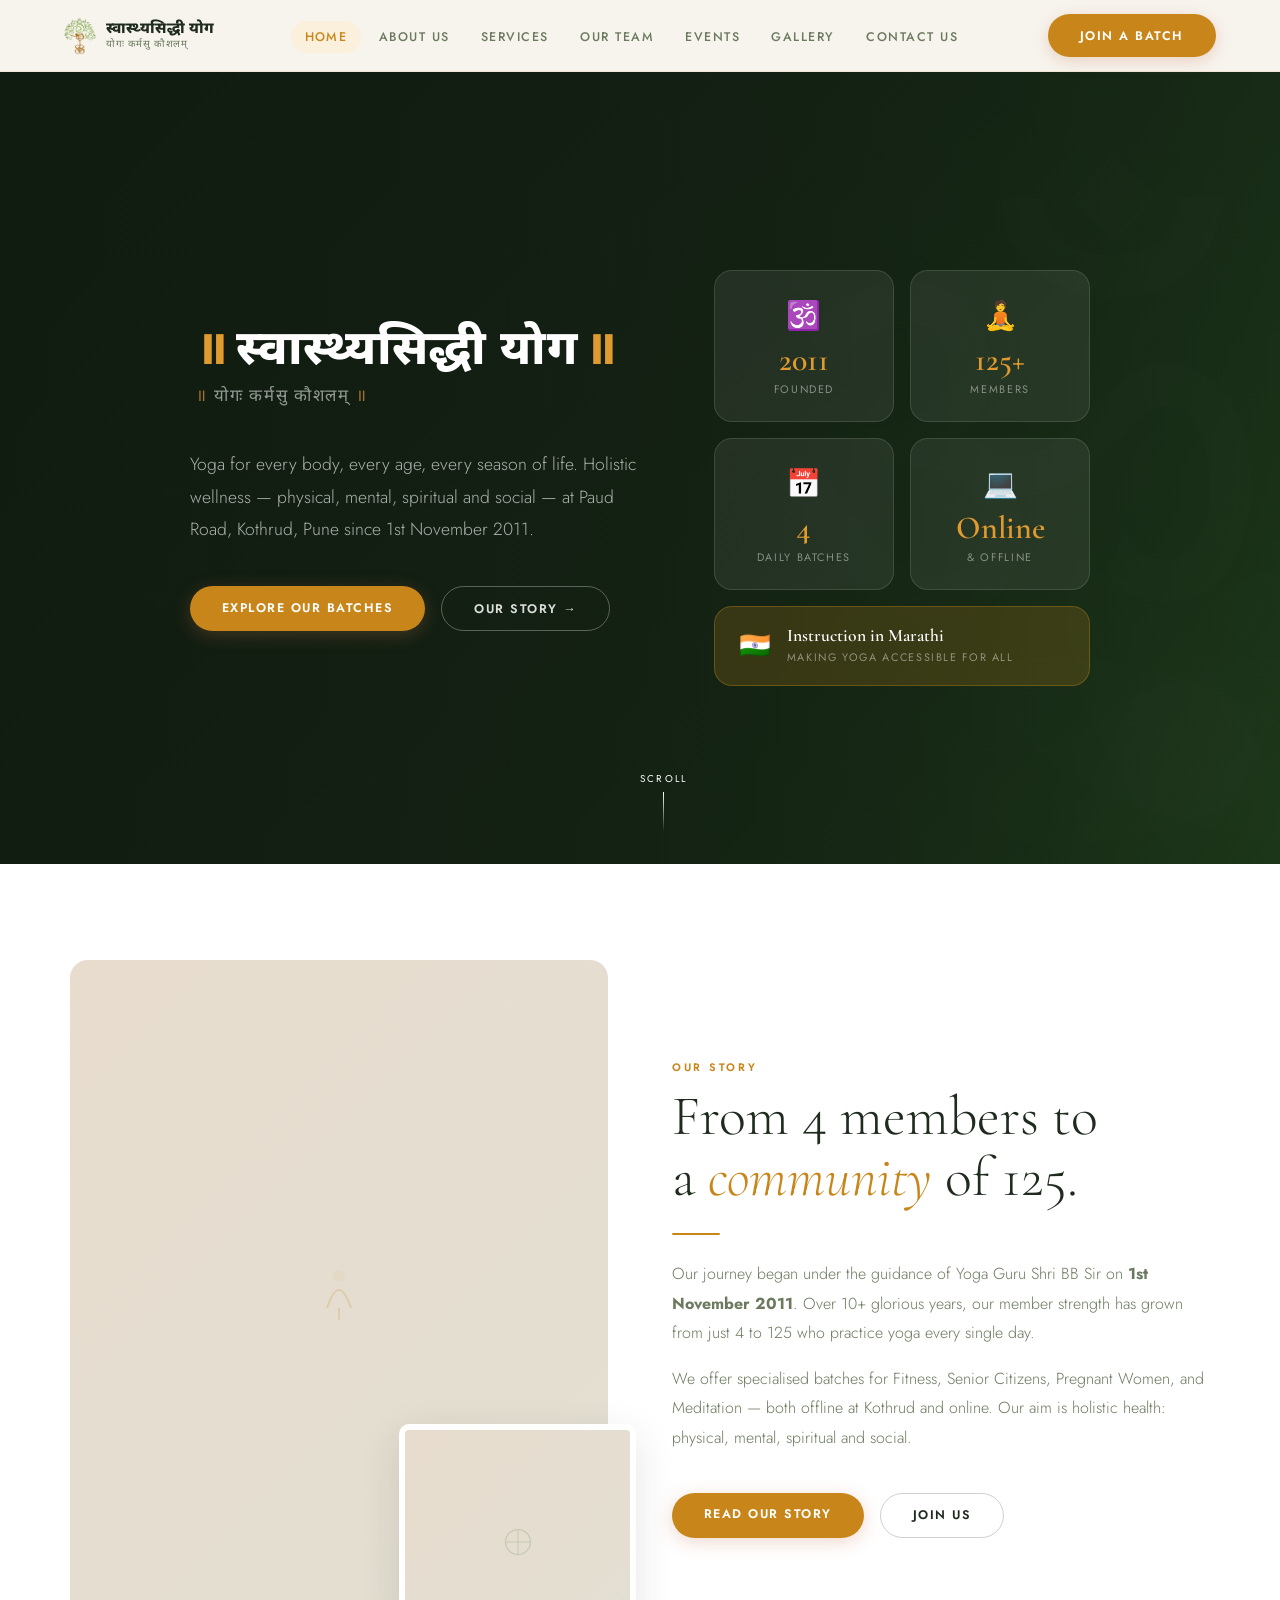
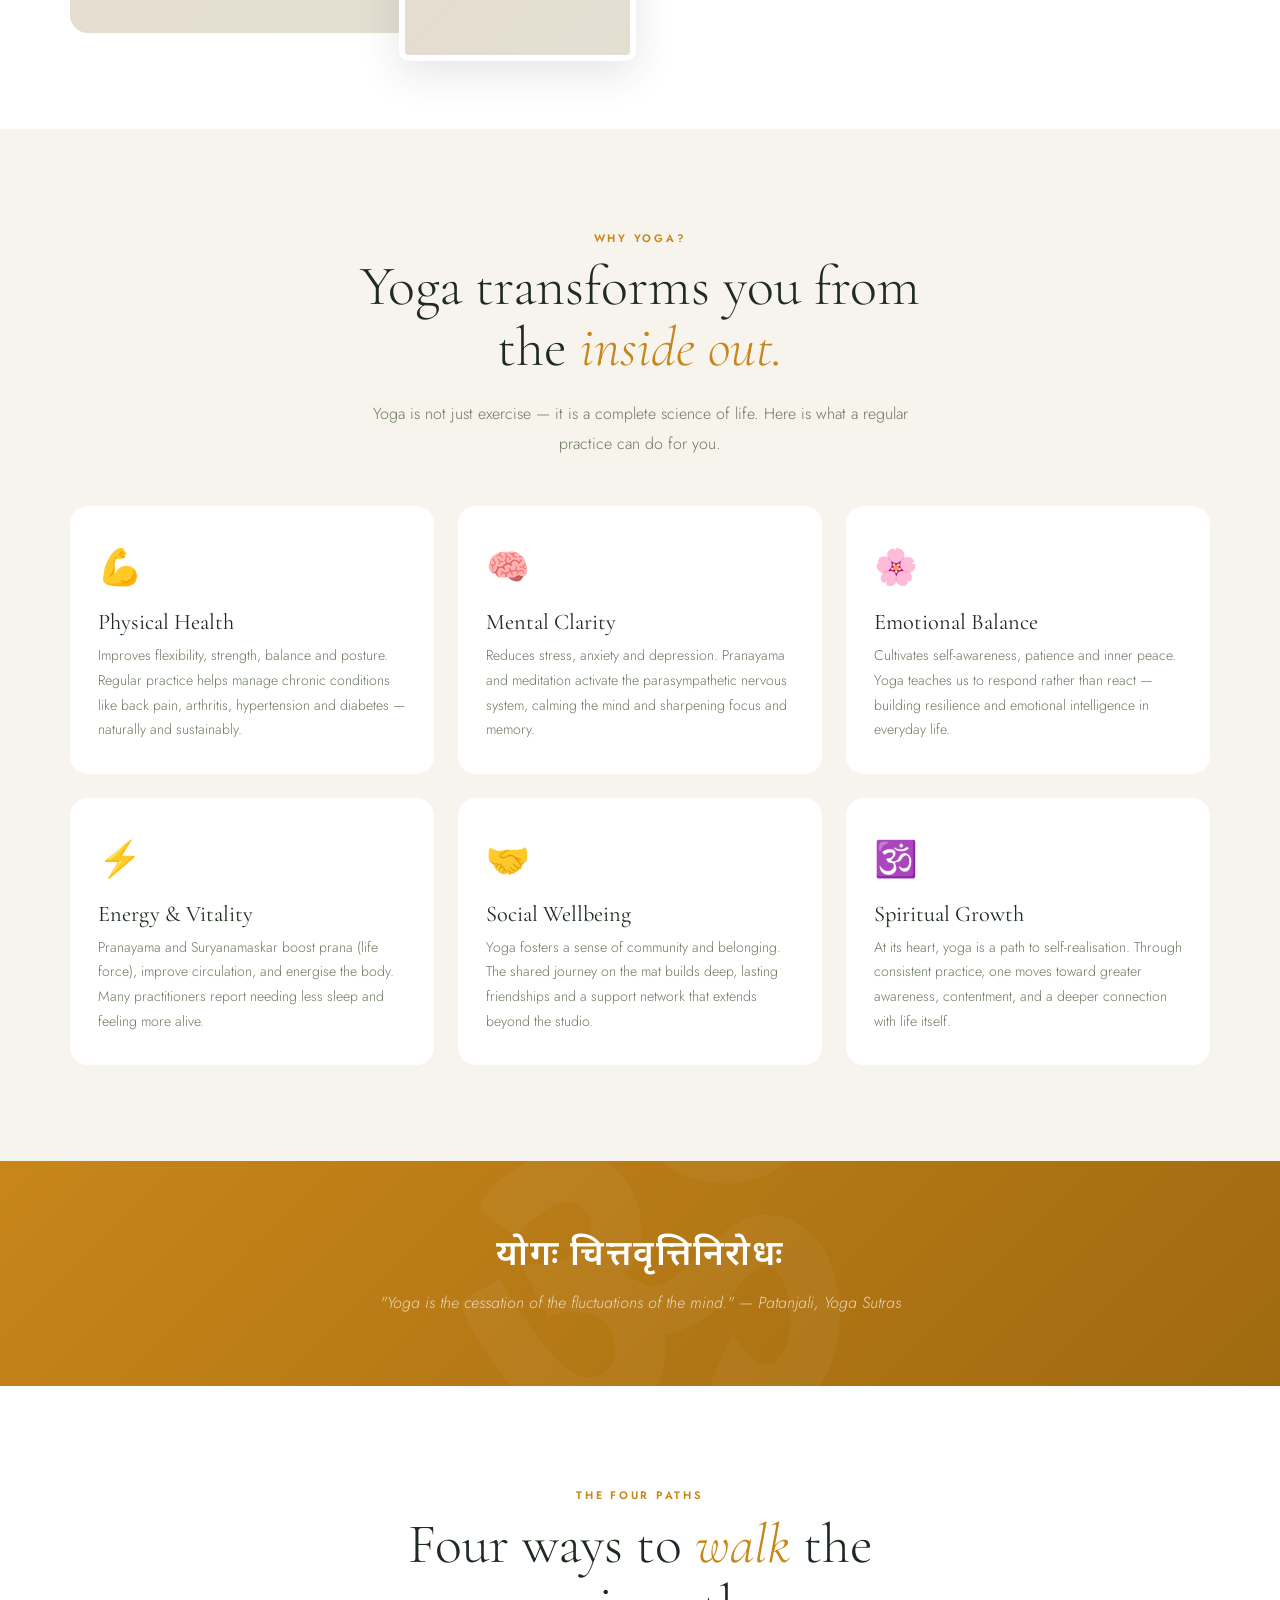
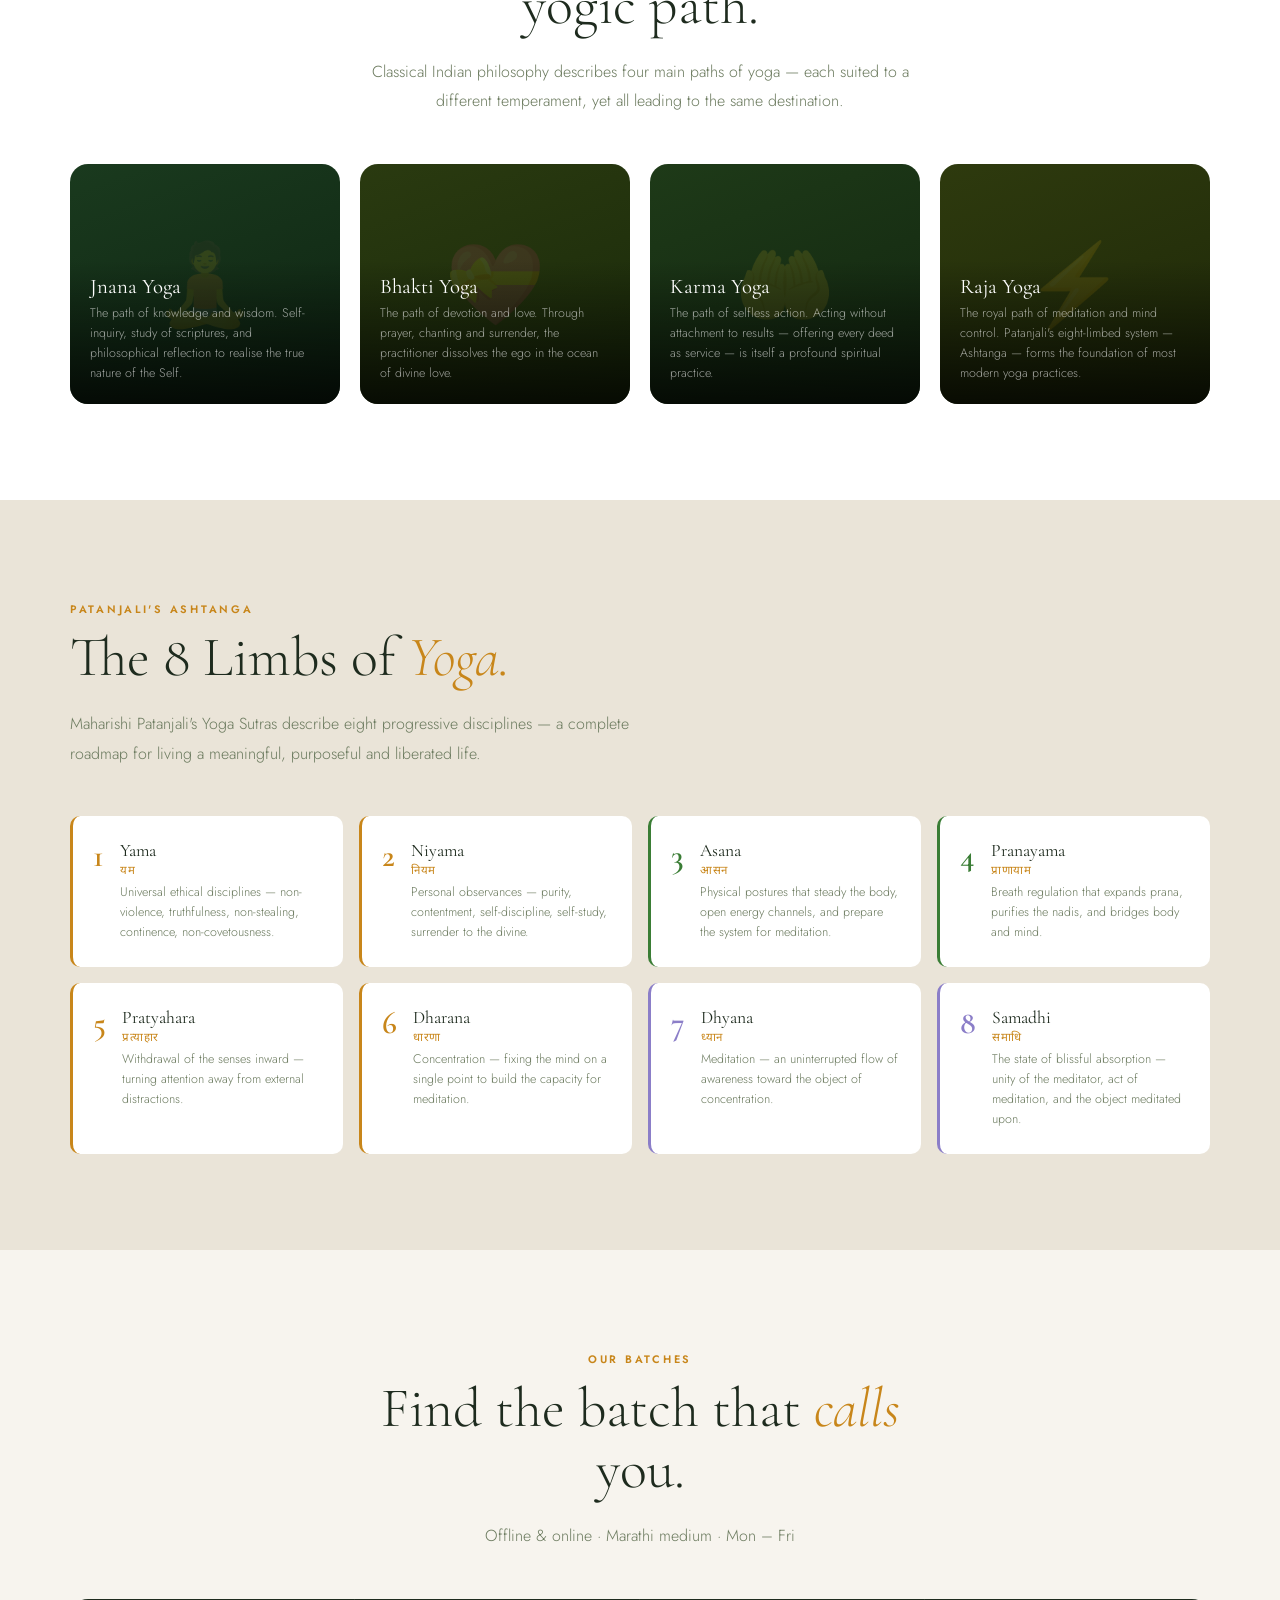
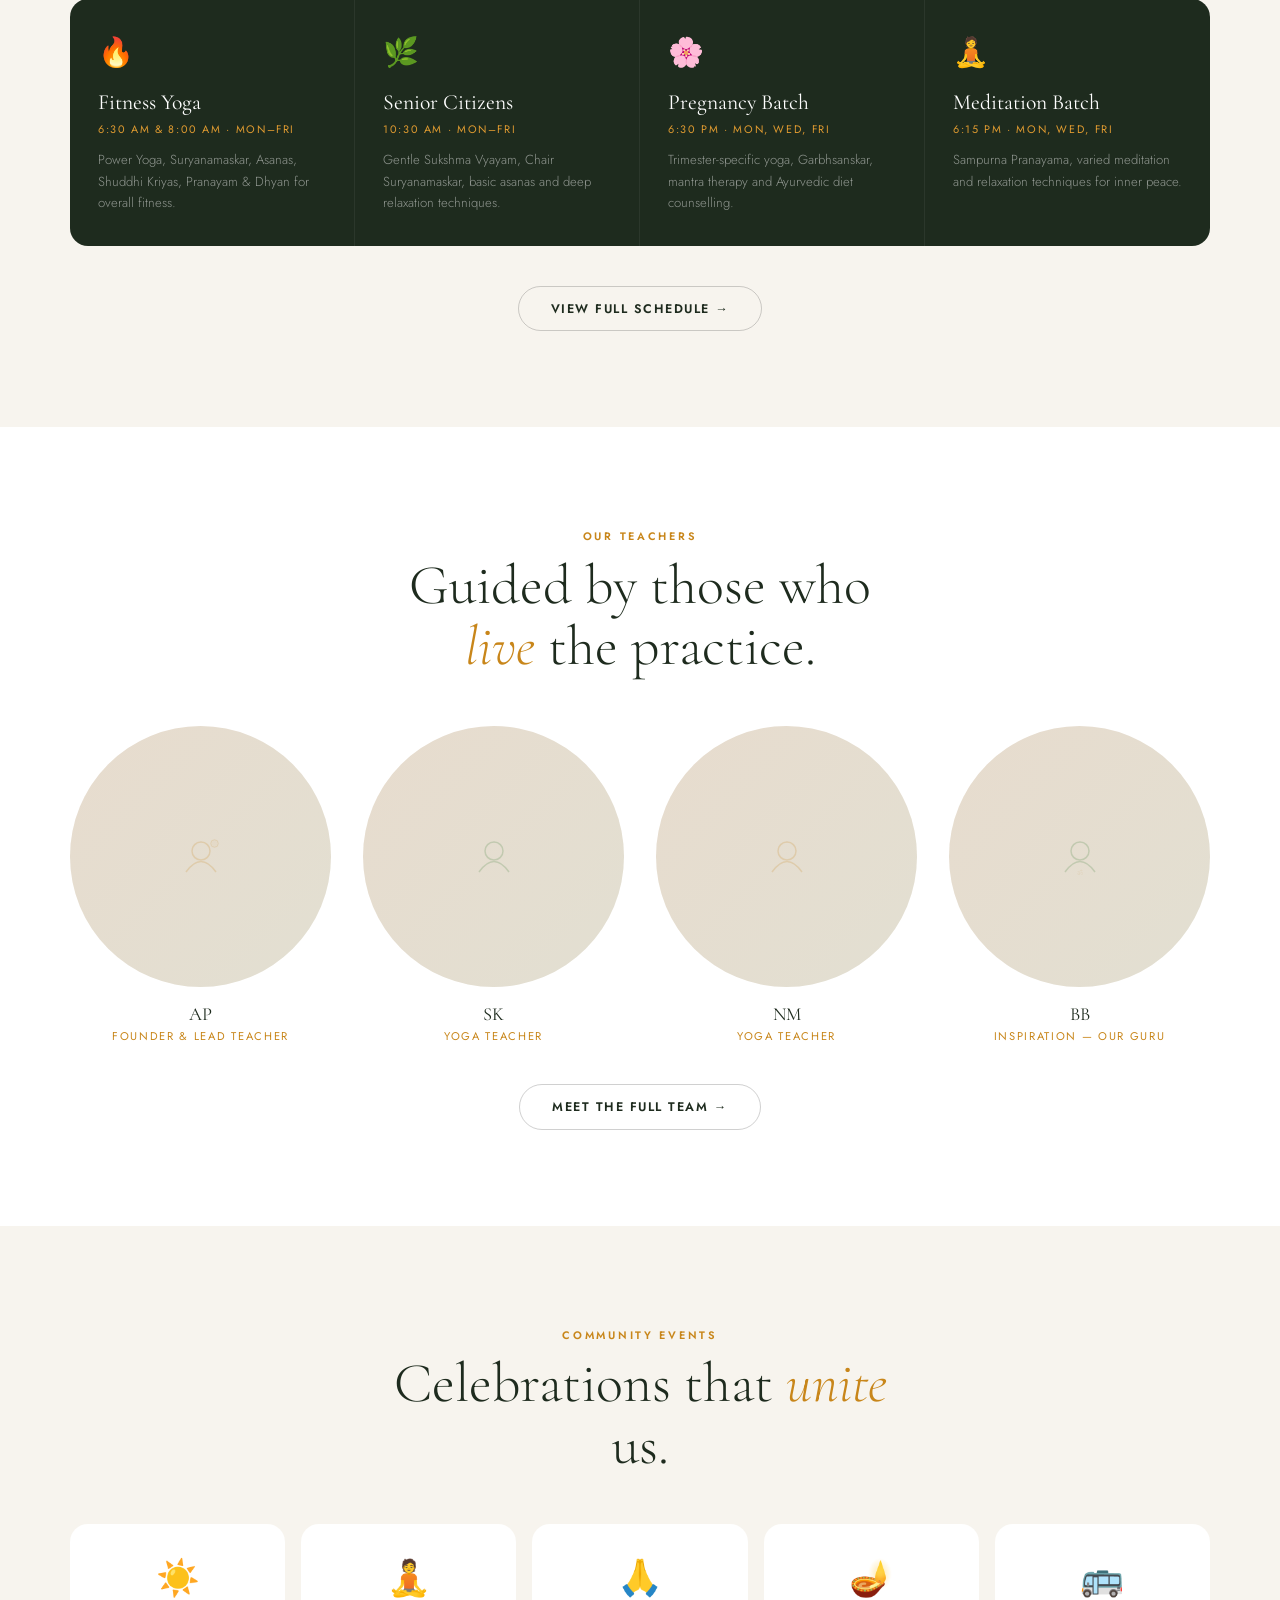
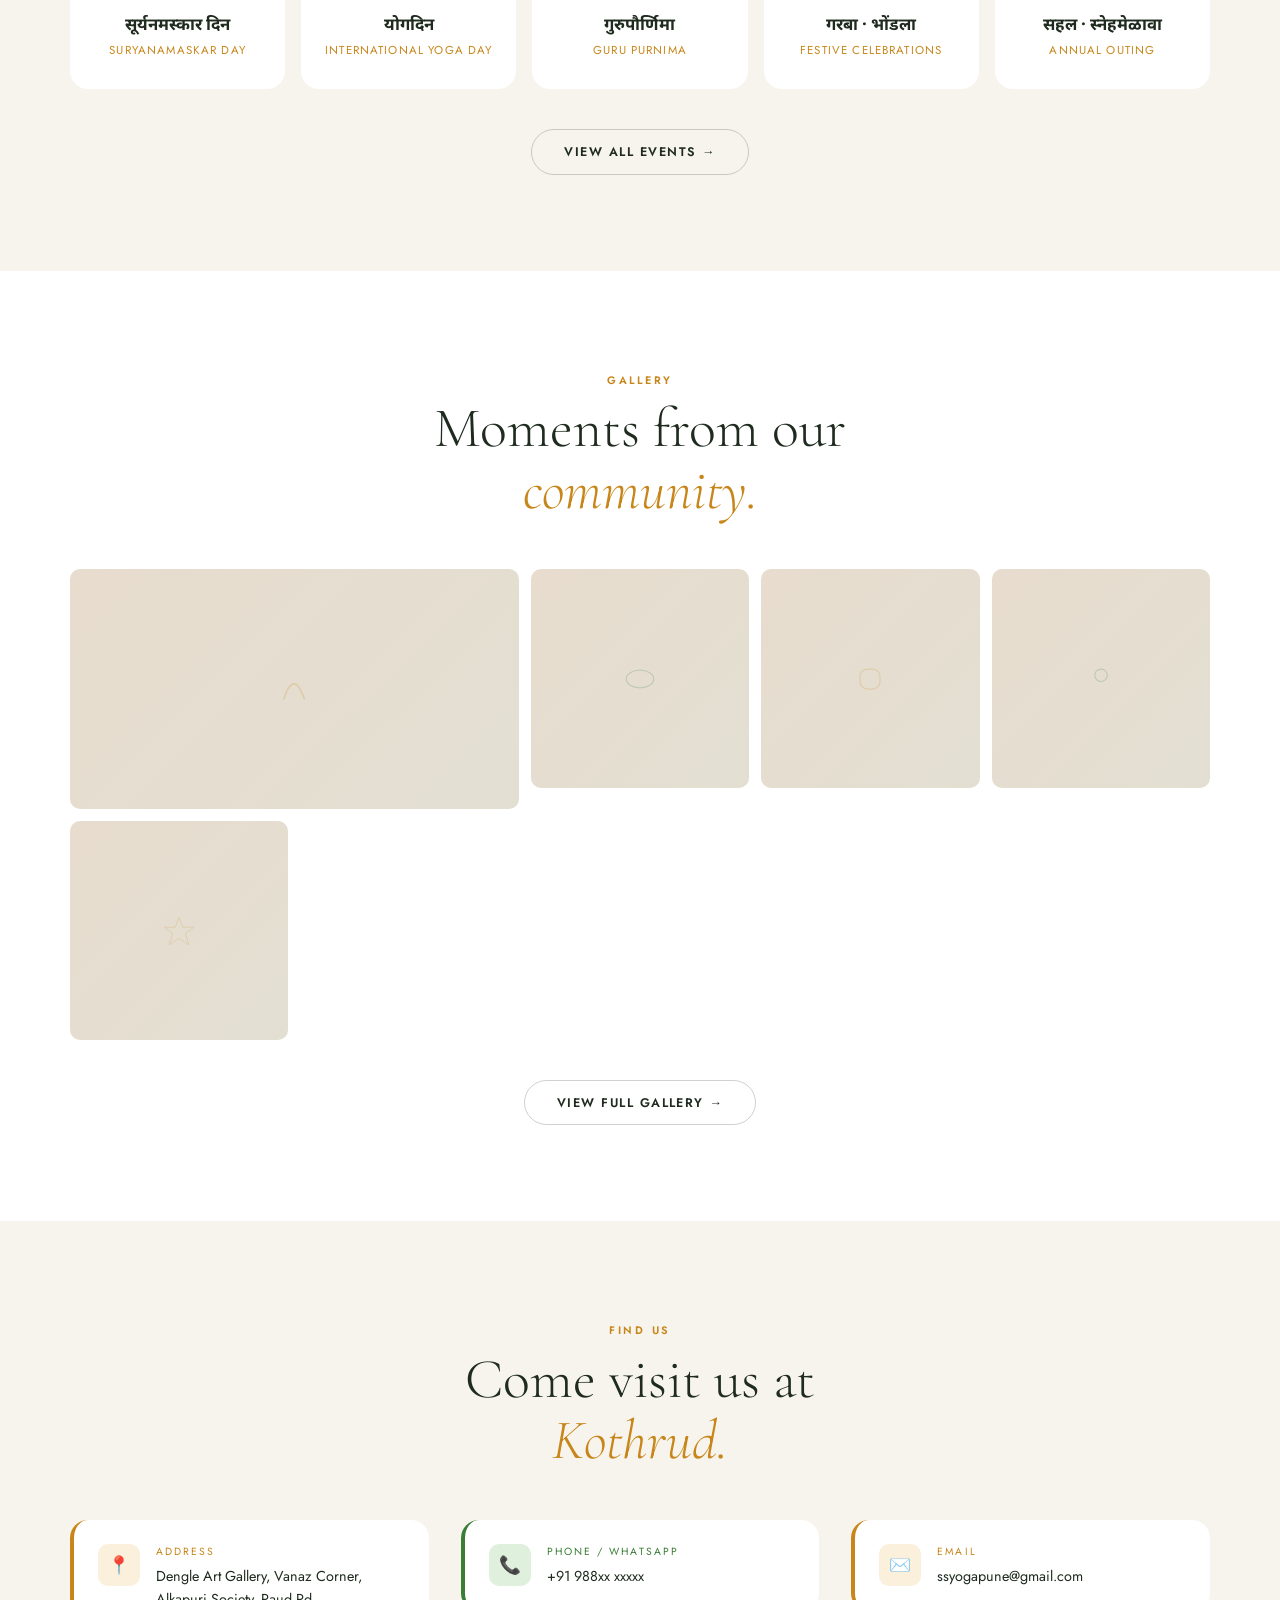
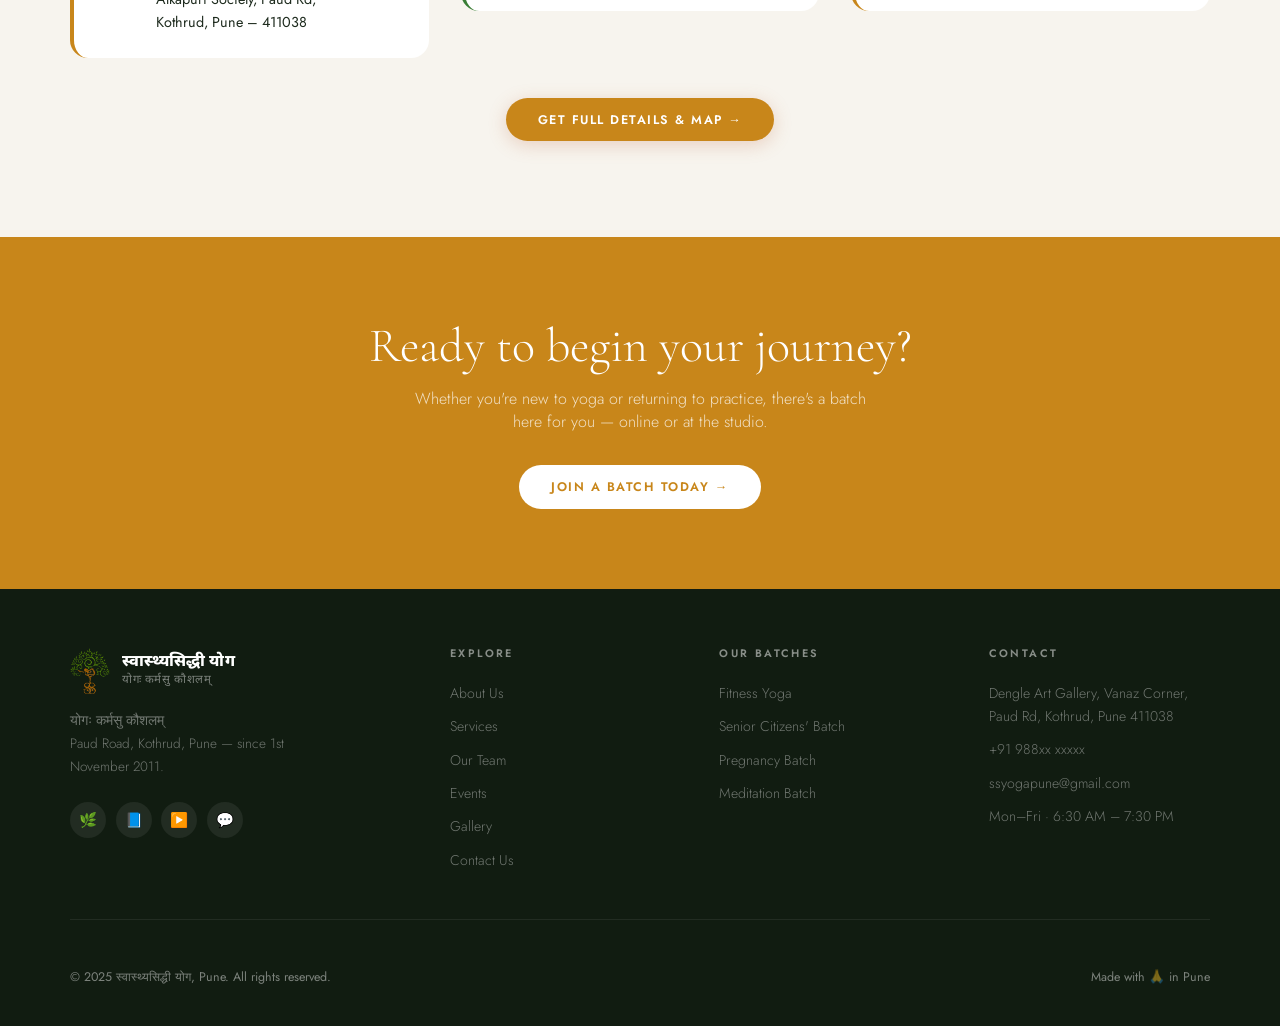
<file: index.html>
<!DOCTYPE html>
<html lang="en">
<head>
  <meta charset="UTF-8"/>
  <meta name="viewport" content="width=device-width, initial-scale=1.0"/>
  <title>स्वास्थ्यसिद्धी योग · Kothrud, Pune</title>
  <link rel="stylesheet" href="style.css"/>
  <style>
    /* ══ FULL-WIDTH BANNER HERO ══ */
    .banner-hero {
      width: 100%;
      min-height: 88vh;
      position: relative;
      overflow: hidden;
      display: flex;
      align-items: center;
      background: linear-gradient(135deg, #111c11 0%, #162816 40%, #1e3d1a 100%);
    }
    .banner-bg-svg {
      position: absolute; inset: 0; width: 100%; height: 100%;
      object-fit: cover; opacity: 0.18; pointer-events: none;
    }
    .banner-overlay {
      position: absolute; inset: 0;
      background: linear-gradient(90deg,
        rgba(17,28,17,0.94) 0%,
        rgba(17,28,17,0.72) 50%,
        rgba(17,28,17,0.22) 100%);
    }
    .banner-content {
      position: relative; z-index: 2;
      max-width: var(--max-w); margin: 0 auto;
      padding: 100px 5vw 80px;
      display: grid; grid-template-columns: 1.1fr 0.9fr;
      gap: 4rem; align-items: center;
    }
    .banner-text {}
    .banner-studio-name {
      font-family: 'Noto Sans Devanagari', 'Mangal', sans-serif;
      font-size: clamp(1.8rem, 3.8vw, 3rem);
      font-weight: 800; color: #fff;
      letter-spacing: 0.02em; line-height: 1.15;
      margin-bottom: 0.4rem;
      animation: fadeUp 0.9s 0.1s both;
    }
    .banner-studio-name .danda { color: var(--terr-lt); margin: 0 0.4rem; }
    .banner-tagline-deva {
      font-family: 'Noto Sans Devanagari', 'Mangal', sans-serif;
      font-size: clamp(0.85rem, 1.5vw, 1.05rem);
      color: rgba(255,255,255,0.55); letter-spacing: 0.1em;
      margin-bottom: 2.5rem;
      animation: fadeUp 0.9s 0.2s both;
    }
    .banner-tagline-deva .danda { color: var(--terr-lt); opacity: 0.7; margin: 0 0.4rem; }
    .banner-desc {
      font-size: clamp(0.95rem, 1.6vw, 1.1rem); font-weight: 300;
      line-height: 1.85; color: rgba(255,255,255,0.65);
      max-width: 460px; margin-bottom: 2.5rem;
      animation: fadeUp 0.9s 0.3s both;
    }
    .banner-actions { display: flex; gap: 1rem; flex-wrap: wrap; animation: fadeUp 0.9s 0.4s both; }
    .btn-light-outline {
      background: transparent; color: rgba(255,255,255,0.85);
      border: 1.5px solid rgba(255,255,255,0.3); border-radius: 99px;
      font-size: 0.78rem; font-weight: 600; letter-spacing: 0.12em;
      text-transform: uppercase; padding: 0.8rem 2rem; cursor: pointer;
      transition: all 0.2s;
    }
    .btn-light-outline:hover { border-color: var(--terr-lt); color: var(--terr-lt); transform: translateY(-2px); }

    /* Banner right — floating stat cards */
    .banner-cards {
      display: grid; grid-template-columns: 1fr 1fr; gap: 1rem;
      animation: fadeUp 0.9s 0.3s both;
    }
    .banner-card {
      background: rgba(255,255,255,0.07);
      border: 1px solid rgba(255,255,255,0.12);
      border-radius: var(--radius-lg); padding: 1.5rem 1.25rem;
      text-align: center; backdrop-filter: blur(8px);
      transition: background 0.3s, transform 0.3s;
    }
    .banner-card:hover { background: rgba(255,255,255,0.12); transform: translateY(-4px); }
    .banner-card .bc-icon { font-size: 1.75rem; margin-bottom: 0.5rem; }
    .banner-card .bc-num {
      font-family: 'Cormorant Garamond', serif;
      font-size: 2rem; font-weight: 600;
      color: var(--terr-lt); line-height: 1;
    }
    .banner-card .bc-lbl {
      font-size: 0.68rem; letter-spacing: 0.15em; text-transform: uppercase;
      color: rgba(255,255,255,0.45); margin-top: 0.3rem;
    }
    .banner-card.featured {
      grid-column: span 2;
      background: rgba(200,134,26,0.2);
      border-color: rgba(200,134,26,0.35);
      display: flex; align-items: center; gap: 1rem; text-align: left; padding: 1.25rem 1.5rem;
    }
    .banner-card.featured .bc-num { font-size: 1.5rem; }

    /* scroll indicator */
    .banner-scroll {
      position: absolute; bottom: 2rem; left: 50%; transform: translateX(-50%);
      display: flex; flex-direction: column; align-items: center; gap: 0.4rem;
      opacity: 0.45; animation: fadeUp 1s 0.8s both;
    }
    .banner-scroll span { font-size: 0.62rem; letter-spacing: 0.22em; text-transform: uppercase; color: #fff; }
    .scroll-line { width: 1px; height: 40px; background: linear-gradient(to bottom, #fff, transparent); animation: scrollPulse 2s ease-in-out infinite; }
    @keyframes scrollPulse { 0%,100%{opacity:0.4} 50%{opacity:1} }

    @media (max-width: 860px) {
      .banner-content { grid-template-columns: 1fr; }
      .banner-cards { grid-template-columns: repeat(4,1fr); }
      .banner-card.featured { grid-column: span 2; }
      .banner-hero { min-height: auto; }
    }
    @media (max-width: 560px) {
      .banner-cards { grid-template-columns: 1fr 1fr; }
      .banner-card.featured { grid-column: span 2; }
    }

    /* ══ YOGA BENEFITS SECTION ══ */
    .benefits-grid {
      display: grid; grid-template-columns: repeat(3,1fr);
      gap: 1.5rem; max-width: var(--max-w); margin: 3rem auto 0;
    }
    .benefit-card {
      background: var(--white); border-radius: var(--radius-lg);
      padding: 2rem 1.75rem;
      border-top: 3px solid transparent;
      transition: transform 0.3s, box-shadow 0.3s, border-color 0.3s;
    }
    .benefit-card:hover { transform: translateY(-5px); box-shadow: 0 16px 44px rgba(30,43,30,0.09); border-top-color: var(--terracotta); }
    .benefit-icon { font-size: 2.2rem; margin-bottom: 1rem; }
    .benefit-title { font-family: 'Cormorant Garamond', serif; font-size: 1.4rem; margin-bottom: 0.5rem; color: var(--charcoal); }
    .benefit-desc { font-size: 0.88rem; font-weight: 300; line-height: 1.75; color: var(--warm-gray); }

    /* ══ YOGA QUOTE BANNER ══ */
    .quote-banner {
      background: linear-gradient(135deg, #C8861A 0%, #a06a10 100%);
      padding: 72px 5vw; text-align: center; position: relative; overflow: hidden;
    }
    .quote-banner::before {
      content: 'ॐ';
      position: absolute; font-family: serif; font-size: 28rem; font-weight: 900;
      color: rgba(255,255,255,0.04); top: 50%; left: 50%;
      transform: translate(-50%,-50%); pointer-events: none; line-height: 1;
    }
    .quote-text {
      font-family: 'Noto Sans Devanagari', 'Mangal', sans-serif;
      font-size: clamp(1.4rem, 3vw, 2.2rem); font-weight: 600;
      color: var(--white); letter-spacing: 0.05em; margin-bottom: 0.75rem;
      position: relative; z-index: 1;
    }
    .quote-translation {
      font-size: 1rem; font-weight: 300; color: rgba(255,255,255,0.7);
      font-style: italic; position: relative; z-index: 1;
    }

    /* ══ YOGA TYPES (what is yoga) ══ */
    .yoga-types-grid {
      display: grid; grid-template-columns: repeat(4,1fr);
      gap: 1.25rem; max-width: var(--max-w); margin: 3rem auto 0;
    }
    .yoga-type-card {
      border-radius: var(--radius-lg); overflow: hidden;
      position: relative; min-height: 240px;
      display: flex; align-items: flex-end;
      background: var(--charcoal);
      transition: transform 0.3s;
    }
    .yoga-type-card:hover { transform: translateY(-5px); }
    .yoga-type-bg {
      position: absolute; inset: 0; display: flex; align-items: center;
      justify-content: center; font-size: 5rem; opacity: 0.12;
    }
    .yoga-type-gradient {
      position: absolute; inset: 0;
      background: linear-gradient(to top, rgba(0,0,0,0.75) 0%, transparent 60%);
    }
    .yoga-type-content { position: relative; z-index: 1; padding: 1.25rem; }
    .yoga-type-name { font-family: 'Cormorant Garamond', serif; font-size: 1.3rem; color: var(--white); margin-bottom: 0.3rem; }
    .yoga-type-desc { font-size: 0.78rem; font-weight: 300; color: rgba(255,255,255,0.6); line-height: 1.6; }

    /* ══ 8 LIMBS ══ */
    .ashtanga-grid {
      display: grid; grid-template-columns: repeat(4,1fr);
      gap: 1rem; max-width: var(--max-w); margin: 3rem auto 0;
    }
    .limb-card {
      background: var(--white); border-radius: var(--radius); padding: 1.5rem 1.25rem;
      display: flex; gap: 1rem; align-items: flex-start;
      border-left: 3px solid var(--terracotta);
      transition: transform 0.3s, box-shadow 0.3s;
    }
    .limb-card:hover { transform: translateY(-3px); box-shadow: 0 10px 30px rgba(30,43,30,0.08); }
    .limb-number { font-family: 'Cormorant Garamond', serif; font-size: 2rem; font-weight: 600; color: var(--terracotta); line-height: 1; flex-shrink: 0; }
    .limb-name-en { font-family: 'Cormorant Garamond', serif; font-size: 1.1rem; color: var(--charcoal); margin-bottom: 0.15rem; }
    .limb-name-sa { font-family: 'Noto Sans Devanagari', 'Mangal', sans-serif; font-size: 0.72rem; color: var(--terracotta); letter-spacing: 0.05em; margin-bottom: 0.3rem; }
    .limb-desc { font-size: 0.78rem; font-weight: 300; line-height: 1.6; color: var(--warm-gray); }

    /* ══ BATCHES SUMMARY ══ */
    .batches-summary-grid {
      display: grid; grid-template-columns: repeat(4,1fr);
      gap: 0; max-width: var(--max-w); margin: 3rem auto 0;
      border-radius: var(--radius-lg); overflow: hidden;
    }
    .batch-summary-card {
      padding: 2rem 1.75rem; background: var(--charcoal);
      border-right: 1px solid rgba(255,255,255,0.06);
      position: relative; overflow: hidden;
      transition: background 0.3s;
    }
    .batch-summary-card:last-child { border-right: none; }
    .batch-summary-card:hover { background: rgba(30,43,30,0.95); }
    .batch-summary-card::before {
      content: ''; position: absolute; top: 0; left: 0; right: 0; height: 3px;
      transform: scaleX(0); transform-origin: left; transition: transform 0.4s;
    }
    .batch-summary-card:hover::before { transform: scaleX(1); }
    .bsc-1::before { background: var(--terracotta); }
    .bsc-2::before { background: var(--sage); }
    .bsc-3::before { background: #c0607a; }
    .bsc-4::before { background: #8b7ec8; }
    .bsc-icon { font-size: 1.8rem; margin-bottom: 1rem; }
    .bsc-name { font-family: 'Cormorant Garamond', serif; font-size: 1.35rem; color: var(--white); margin-bottom: 0.4rem; }
    .bsc-time { font-size: 0.68rem; letter-spacing: 0.15em; text-transform: uppercase; color: var(--terr-lt); margin-bottom: 0.75rem; }
    .bsc-desc { font-size: 0.82rem; font-weight: 300; line-height: 1.65; color: rgba(255,255,255,0.5); }

    /* ══ TEAM ROW ══ */
    .team-row-grid {
      display: grid; grid-template-columns: repeat(4,1fr);
      gap: 2rem; max-width: var(--max-w); margin: 3rem auto 0;
    }

    /* ══ EVENTS STRIP ══ */
    .events-strip {
      display: grid; grid-template-columns: repeat(5,1fr);
      gap: 1rem; max-width: var(--max-w); margin: 3rem auto 0;
    }
    .event-strip-card {
      background: var(--white); border-radius: var(--radius-lg);
      padding: 1.75rem 1.25rem; text-align: center;
      transition: transform 0.3s, box-shadow 0.3s;
      border-bottom: 3px solid transparent;
    }
    .event-strip-card:hover { transform: translateY(-5px); box-shadow: 0 14px 36px rgba(30,43,30,0.1); border-bottom-color: var(--terracotta); }
    .event-strip-icon { font-size: 2.2rem; margin-bottom: 0.75rem; }
    .event-strip-name { font-family: 'Noto Sans Devanagari','Mangal',sans-serif; font-size: 1.05rem; font-weight: 700; color: var(--charcoal); margin-bottom: 0.3rem; }
    .event-strip-sub { font-size: 0.72rem; letter-spacing: 0.1em; text-transform: uppercase; color: var(--terracotta); }

    /* ══ CONTACT STRIP ══ */
    .contact-info-strip {
      display: grid; grid-template-columns: repeat(3,1fr);
      gap: 2rem; max-width: var(--max-w); margin: 0 auto;
      align-items: start;
    }
    .ci-card {
      display: flex; gap: 1rem; align-items: flex-start;
      background: var(--white); border-radius: var(--radius-lg);
      padding: 1.5rem; border-left: 4px solid var(--terracotta);
    }
    .ci-icon { width: 42px; height: 42px; border-radius: 10px; background: var(--terr-pale); display: flex; align-items: center; justify-content: center; font-size: 1.1rem; flex-shrink: 0; }
    .ci-label { font-size: 0.65rem; letter-spacing: 0.2em; text-transform: uppercase; color: var(--terracotta); margin-bottom: 0.3rem; display: block; }
    .ci-value { font-size: 0.9rem; font-weight: 400; color: var(--charcoal); line-height: 1.55; }

    /* responsive */
    @media (max-width: 1024px) {
      .yoga-types-grid { grid-template-columns: 1fr 1fr; }
      .ashtanga-grid { grid-template-columns: 1fr 1fr; }
      .batches-summary-grid { grid-template-columns: 1fr 1fr; }
      .events-strip { grid-template-columns: 1fr 1fr 1fr; }
      .contact-info-strip { grid-template-columns: 1fr; }
    }
    @media (max-width: 700px) {
      .benefits-grid { grid-template-columns: 1fr; }
      .yoga-types-grid { grid-template-columns: 1fr 1fr; }
      .team-row-grid { grid-template-columns: 1fr 1fr; gap: 1rem; }
      .events-strip { grid-template-columns: 1fr 1fr; }
      .batches-summary-grid { grid-template-columns: 1fr; }
      .ashtanga-grid { grid-template-columns: 1fr 1fr; }
    }
    @media (max-width: 480px) {
      .yoga-types-grid { grid-template-columns: 1fr; }
      .events-strip { grid-template-columns: 1fr 1fr; }
      .ashtanga-grid { grid-template-columns: 1fr; }
    }
  </style>
</head>
<body>
<div id="nav-holder"></div>
<div class="page-body">

  <!-- ══════════════════════════════════════
       FULL-WIDTH BANNER HERO
  ═══════════════════════════════════════ -->
  <section class="banner-hero">

    <!-- Background yoga illustration -->
    <svg class="banner-bg-svg" viewBox="0 0 1440 700" preserveAspectRatio="xMidYMid slice" xmlns="http://www.w3.org/2000/svg">
      <!-- large Om -->
      <text x="1050" y="480" font-family="serif" font-size="520" fill="white" opacity="0.06" text-anchor="middle">ॐ</text>
      <!-- lotus petals -->
      <ellipse cx="1200" cy="600" rx="180" ry="60" fill="white" opacity="0.03" transform="rotate(-20,1200,600)"/>
      <ellipse cx="1200" cy="600" rx="180" ry="60" fill="white" opacity="0.03" transform="rotate(20,1200,600)"/>
      <ellipse cx="1200" cy="600" rx="180" ry="60" fill="white" opacity="0.03" transform="rotate(60,1200,600)"/>
      <ellipse cx="1200" cy="600" rx="180" ry="60" fill="white" opacity="0.03" transform="rotate(-60,1200,600)"/>
      <!-- mandala rings -->
      <circle cx="1050" cy="350" r="250" stroke="white" stroke-width="1" fill="none" opacity="0.05" stroke-dasharray="8 6"/>
      <circle cx="1050" cy="350" r="200" stroke="white" stroke-width="1" fill="none" opacity="0.05"/>
      <circle cx="1050" cy="350" r="300" stroke="white" stroke-width="1" fill="none" opacity="0.04" stroke-dasharray="4 8"/>
      <!-- yoga figure sitting -->
      <ellipse cx="300" cy="480" rx="80" ry="20" fill="white" opacity="0.04"/>
      <circle cx="300" cy="340" r="38" fill="white" opacity="0.06"/>
      <ellipse cx="300" cy="420" rx="40" ry="55" fill="white" opacity="0.05"/>
      <path d="M260 450 Q230 480 200 490 Q210 510 260 500 Z" fill="white" opacity="0.05"/>
      <path d="M340 450 Q370 480 400 490 Q390 510 340 500 Z" fill="white" opacity="0.05"/>
    </svg>

    <div class="banner-overlay"></div>

    <div class="banner-content">
      <!-- Left: Studio name + text -->
      <div class="banner-text">
        <div class="banner-studio-name">
          <span class="danda">॥</span>स्वास्थ्यसिद्धी योग<span class="danda">॥</span>
        </div>
        <div class="banner-tagline-deva">
          <span class="danda">॥</span>योगः कर्मसु कौशलम्<span class="danda">॥</span>
        </div>
        <p class="banner-desc">Yoga for every body, every age, every season of life. Holistic wellness — physical, mental, spiritual and social — at Paud Road, Kothrud, Pune since 1st November 2011.</p>
        <div class="banner-actions">
          <a class="btn btn-primary" href="services.html">Explore Our Batches</a>
          <a class="btn-light-outline" href="about.html">Our Story →</a>
        </div>
      </div>

      <!-- Right: Floating stat cards -->
      <div class="banner-cards">
        <div class="banner-card">
          <div class="bc-icon">🕉️</div>
          <div class="bc-num">2011</div>
          <div class="bc-lbl">Founded</div>
        </div>
        <div class="banner-card">
          <div class="bc-icon">🧘</div>
          <div class="bc-num">125+</div>
          <div class="bc-lbl">Members</div>
        </div>
        <div class="banner-card">
          <div class="bc-icon">📅</div>
          <div class="bc-num">4</div>
          <div class="bc-lbl">Daily Batches</div>
        </div>
        <div class="banner-card">
          <div class="bc-icon">💻</div>
          <div class="bc-num">Online</div>
          <div class="bc-lbl">&amp; Offline</div>
        </div>
        <div class="banner-card featured">
          <div style="font-size:1.6rem;flex-shrink:0;">🇮🇳</div>
          <div>
            <div class="bc-num" style="font-size:1.1rem;color:#fff;">Instruction in Marathi</div>
            <div class="bc-lbl">Making yoga accessible for all</div>
          </div>
        </div>
      </div>
    </div>

    <div class="banner-scroll">
      <span>Scroll</span>
      <div class="scroll-line"></div>
    </div>
  </section>


  <!-- ══════════════════════════════════════
       ABOUT SNAPSHOT
  ═══════════════════════════════════════ -->
  <section class="section home-about">
    <div class="section-inner">
      <div class="home-about-grid reveal">
        <div class="about-img-stack">
          <div class="about-img-main-wrap ph">
            <svg width="64" height="64" viewBox="0 0 64 64" fill="none"><path d="M20 44 Q32 8 44 44" stroke="#C8861A" stroke-width="2" fill="none"/><path d="M32 44 L32 56" stroke="#C8861A" stroke-width="2"/><circle cx="32" cy="12" r="6" fill="rgba(200,134,26,0.3)"/></svg>
          </div>
          <div class="about-accent-img ph">
            <svg width="40" height="40" viewBox="0 0 64 64" fill="none"><circle cx="32" cy="32" r="20" stroke="#3A7D35" stroke-width="2" fill="none"/><path d="M32 12L32 52M12 32L52 32" stroke="#3A7D35" stroke-width="1.5"/></svg>
          </div>
        </div>
        <div>
          <span class="section-label">Our Story</span>
          <h2 class="section-title">From 4 members to<br>a <em>community</em> of 125.</h2>
          <div class="divider"></div>
          <p class="section-body">Our journey began under the guidance of Yoga Guru Shri BB Sir on <strong>1st November 2011</strong>. Over 10+ glorious years, our member strength has grown from just 4 to 125 who practice yoga every single day.</p>
          <p class="section-body" style="margin-top:1rem;">We offer specialised batches for Fitness, Senior Citizens, Pregnant Women, and Meditation — both offline at Kothrud and online. Our aim is holistic health: physical, mental, spiritual and social.</p>
          <div style="margin-top:2.5rem;display:flex;gap:1rem;flex-wrap:wrap;">
            <a class="btn btn-primary" href="about.html">Read Our Story</a>
            <a class="btn btn-outline" href="contact.html">Join Us</a>
          </div>
        </div>
      </div>
    </div>
  </section>


  <!-- ══════════════════════════════════════
       WHAT IS YOGA — BENEFITS
  ═══════════════════════════════════════ -->
  <section class="section" style="background:var(--cream);">
    <div class="section-inner">
      <div class="reveal" style="text-align:center;max-width:600px;margin:0 auto 0.5rem;">
        <span class="section-label">Why Yoga?</span>
        <h2 class="section-title">Yoga transforms you from the <em>inside out.</em></h2>
        <p class="section-body" style="margin:0 auto;text-align:center;">Yoga is not just exercise — it is a complete science of life. Here is what a regular practice can do for you.</p>
      </div>
      <div class="benefits-grid reveal">
        <div class="benefit-card">
          <div class="benefit-icon">💪</div>
          <div class="benefit-title">Physical Health</div>
          <p class="benefit-desc">Improves flexibility, strength, balance and posture. Regular practice helps manage chronic conditions like back pain, arthritis, hypertension and diabetes — naturally and sustainably.</p>
        </div>
        <div class="benefit-card">
          <div class="benefit-icon">🧠</div>
          <div class="benefit-title">Mental Clarity</div>
          <p class="benefit-desc">Reduces stress, anxiety and depression. Pranayama and meditation activate the parasympathetic nervous system, calming the mind and sharpening focus and memory.</p>
        </div>
        <div class="benefit-card">
          <div class="benefit-icon">🌸</div>
          <div class="benefit-title">Emotional Balance</div>
          <p class="benefit-desc">Cultivates self-awareness, patience and inner peace. Yoga teaches us to respond rather than react — building resilience and emotional intelligence in everyday life.</p>
        </div>
        <div class="benefit-card">
          <div class="benefit-icon">⚡</div>
          <div class="benefit-title">Energy & Vitality</div>
          <p class="benefit-desc">Pranayama and Suryanamaskar boost prana (life force), improve circulation, and energise the body. Many practitioners report needing less sleep and feeling more alive.</p>
        </div>
        <div class="benefit-card">
          <div class="benefit-icon">🤝</div>
          <div class="benefit-title">Social Wellbeing</div>
          <p class="benefit-desc">Yoga fosters a sense of community and belonging. The shared journey on the mat builds deep, lasting friendships and a support network that extends beyond the studio.</p>
        </div>
        <div class="benefit-card">
          <div class="benefit-icon">🕉️</div>
          <div class="benefit-title">Spiritual Growth</div>
          <p class="benefit-desc">At its heart, yoga is a path to self-realisation. Through consistent practice, one moves toward greater awareness, contentment, and a deeper connection with life itself.</p>
        </div>
      </div>
    </div>
  </section>


  <!-- ══════════════════════════════════════
       YOGA QUOTE
  ═══════════════════════════════════════ -->
  <div class="quote-banner reveal">
    <div class="quote-text">योगः चित्तवृत्तिनिरोधः</div>
    <div class="quote-translation">"Yoga is the cessation of the fluctuations of the mind." — Patanjali, Yoga Sutras</div>
  </div>


  <!-- ══════════════════════════════════════
       FOUR PATHS OF YOGA
  ═══════════════════════════════════════ -->
  <section class="section" style="background:var(--white);">
    <div class="section-inner">
      <div class="reveal" style="text-align:center;max-width:580px;margin:0 auto 0.5rem;">
        <span class="section-label">The Four Paths</span>
        <h2 class="section-title">Four ways to <em>walk</em> the yogic path.</h2>
        <p class="section-body" style="margin:0 auto;text-align:center;">Classical Indian philosophy describes four main paths of yoga — each suited to a different temperament, yet all leading to the same destination.</p>
      </div>
      <div class="yoga-types-grid reveal">
        <div class="yoga-type-card" style="background:linear-gradient(160deg,#1a3a1e,#0e2412);">
          <div class="yoga-type-bg">🧘</div>
          <div class="yoga-type-gradient"></div>
          <div class="yoga-type-content">
            <div class="yoga-type-name">Jnana Yoga</div>
            <div class="yoga-type-desc">The path of knowledge and wisdom. Self-inquiry, study of scriptures, and philosophical reflection to realise the true nature of the Self.</div>
          </div>
        </div>
        <div class="yoga-type-card" style="background:linear-gradient(160deg,#2a3a10,#1a2a0a);">
          <div class="yoga-type-bg">💝</div>
          <div class="yoga-type-gradient"></div>
          <div class="yoga-type-content">
            <div class="yoga-type-name">Bhakti Yoga</div>
            <div class="yoga-type-desc">The path of devotion and love. Through prayer, chanting and surrender, the practitioner dissolves the ego in the ocean of divine love.</div>
          </div>
        </div>
        <div class="yoga-type-card" style="background:linear-gradient(160deg,#1e3a18,#122610);">
          <div class="yoga-type-bg">🤲</div>
          <div class="yoga-type-gradient"></div>
          <div class="yoga-type-content">
            <div class="yoga-type-name">Karma Yoga</div>
            <div class="yoga-type-desc">The path of selfless action. Acting without attachment to results — offering every deed as service — is itself a profound spiritual practice.</div>
          </div>
        </div>
        <div class="yoga-type-card" style="background:linear-gradient(160deg,#2e3a0e,#1e2808);">
          <div class="yoga-type-bg">⚡</div>
          <div class="yoga-type-gradient"></div>
          <div class="yoga-type-content">
            <div class="yoga-type-name">Raja Yoga</div>
            <div class="yoga-type-desc">The royal path of meditation and mind control. Patanjali's eight-limbed system — Ashtanga — forms the foundation of most modern yoga practices.</div>
          </div>
        </div>
      </div>
    </div>
  </section>


  <!-- ══════════════════════════════════════
       8 LIMBS OF YOGA (ASHTANGA)
  ═══════════════════════════════════════ -->
  <section class="section" style="background:var(--sand);">
    <div class="section-inner">
      <div class="reveal" style="max-width:600px;margin-bottom:0.5rem;">
        <span class="section-label">Patanjali's Ashtanga</span>
        <h2 class="section-title">The 8 Limbs of <em>Yoga.</em></h2>
        <p class="section-body">Maharishi Patanjali's Yoga Sutras describe eight progressive disciplines — a complete roadmap for living a meaningful, purposeful and liberated life.</p>
      </div>
      <div class="ashtanga-grid reveal">
        <div class="limb-card">
          <div class="limb-number">1</div>
          <div><div class="limb-name-en">Yama</div><div class="limb-name-sa">यम</div><div class="limb-desc">Universal ethical disciplines — non-violence, truthfulness, non-stealing, continence, non-covetousness.</div></div>
        </div>
        <div class="limb-card">
          <div class="limb-number">2</div>
          <div><div class="limb-name-en">Niyama</div><div class="limb-name-sa">नियम</div><div class="limb-desc">Personal observances — purity, contentment, self-discipline, self-study, surrender to the divine.</div></div>
        </div>
        <div class="limb-card" style="border-left-color:var(--sage);">
          <div class="limb-number" style="color:var(--sage);">3</div>
          <div><div class="limb-name-en">Asana</div><div class="limb-name-sa">आसन</div><div class="limb-desc">Physical postures that steady the body, open energy channels, and prepare the system for meditation.</div></div>
        </div>
        <div class="limb-card" style="border-left-color:var(--sage);">
          <div class="limb-number" style="color:var(--sage);">4</div>
          <div><div class="limb-name-en">Pranayama</div><div class="limb-name-sa">प्राणायाम</div><div class="limb-desc">Breath regulation that expands prana, purifies the nadis, and bridges body and mind.</div></div>
        </div>
        <div class="limb-card">
          <div class="limb-number">5</div>
          <div><div class="limb-name-en">Pratyahara</div><div class="limb-name-sa">प्रत्याहार</div><div class="limb-desc">Withdrawal of the senses inward — turning attention away from external distractions.</div></div>
        </div>
        <div class="limb-card">
          <div class="limb-number">6</div>
          <div><div class="limb-name-en">Dharana</div><div class="limb-name-sa">धारणा</div><div class="limb-desc">Concentration — fixing the mind on a single point to build the capacity for meditation.</div></div>
        </div>
        <div class="limb-card" style="border-left-color:#8b7ec8;">
          <div class="limb-number" style="color:#8b7ec8;">7</div>
          <div><div class="limb-name-en">Dhyana</div><div class="limb-name-sa">ध्यान</div><div class="limb-desc">Meditation — an uninterrupted flow of awareness toward the object of concentration.</div></div>
        </div>
        <div class="limb-card" style="border-left-color:#8b7ec8;">
          <div class="limb-number" style="color:#8b7ec8;">8</div>
          <div><div class="limb-name-en">Samadhi</div><div class="limb-name-sa">समाधि</div><div class="limb-desc">The state of blissful absorption — unity of the meditator, act of meditation, and the object meditated upon.</div></div>
        </div>
      </div>
    </div>
  </section>


  <!-- ══════════════════════════════════════
       OUR BATCHES
  ═══════════════════════════════════════ -->
  <section class="section" style="background:var(--cream);">
    <div class="section-inner">
      <div class="reveal" style="text-align:center;max-width:560px;margin:0 auto 0.5rem;">
        <span class="section-label">Our Batches</span>
        <h2 class="section-title">Find the batch that <em>calls</em> you.</h2>
        <p class="section-body" style="margin:0 auto;text-align:center;">Offline &amp; online · Marathi medium · Mon – Fri</p>
      </div>
      <div class="batches-summary-grid reveal">
        <div class="batch-summary-card bsc-1">
          <div class="bsc-icon">🔥</div>
          <div class="bsc-name">Fitness Yoga</div>
          <div class="bsc-time">6:30 AM &amp; 8:00 AM · Mon–Fri</div>
          <p class="bsc-desc">Power Yoga, Suryanamaskar, Asanas, Shuddhi Kriyas, Pranayam &amp; Dhyan for overall fitness.</p>
        </div>
        <div class="batch-summary-card bsc-2">
          <div class="bsc-icon">🌿</div>
          <div class="bsc-name">Senior Citizens</div>
          <div class="bsc-time">10:30 AM · Mon–Fri</div>
          <p class="bsc-desc">Gentle Sukshma Vyayam, Chair Suryanamaskar, basic asanas and deep relaxation techniques.</p>
        </div>
        <div class="batch-summary-card bsc-3">
          <div class="bsc-icon">🌸</div>
          <div class="bsc-name">Pregnancy Batch</div>
          <div class="bsc-time">6:30 PM · Mon, Wed, Fri</div>
          <p class="bsc-desc">Trimester-specific yoga, Garbhsanskar, mantra therapy and Ayurvedic diet counselling.</p>
        </div>
        <div class="batch-summary-card bsc-4">
          <div class="bsc-icon">🧘</div>
          <div class="bsc-name">Meditation Batch</div>
          <div class="bsc-time">6:15 PM · Mon, Wed, Fri</div>
          <p class="bsc-desc">Sampurna Pranayama, varied meditation and relaxation techniques for inner peace.</p>
        </div>
      </div>
      <div class="reveal" style="text-align:center;margin-top:2.5rem;">
        <a class="btn btn-outline" href="services.html">View Full Schedule →</a>
      </div>
    </div>
  </section>


  <!-- ══════════════════════════════════════
       OUR TEAM
  ═══════════════════════════════════════ -->
  <section class="section" style="background:var(--white);">
    <div class="section-inner">
      <div class="reveal" style="text-align:center;max-width:520px;margin:0 auto 0.5rem;">
        <span class="section-label">Our Teachers</span>
        <h2 class="section-title">Guided by those who <em>live</em> the practice.</h2>
      </div>
      <div class="team-row-grid reveal">
        <div class="team-thumb">
          <div class="team-thumb-img ph"><svg width="48" height="48" viewBox="0 0 64 64" fill="none"><circle cx="32" cy="24" r="12" stroke="#C8861A" stroke-width="2" fill="none"/><path d="M12 52 Q22 38 32 38 Q42 38 52 52" stroke="#C8861A" stroke-width="2" fill="none"/><circle cx="50" cy="14" r="5" fill="rgba(200,134,26,0.2)" stroke="#C8861A" stroke-width="1"/></svg></div>
          <div class="team-thumb-name">AP</div>
          <div class="team-thumb-role">Founder &amp; Lead Teacher</div>
        </div>
        <div class="team-thumb">
          <div class="team-thumb-img ph"><svg width="48" height="48" viewBox="0 0 64 64" fill="none"><circle cx="32" cy="24" r="12" stroke="#3A7D35" stroke-width="2" fill="none"/><path d="M12 52 Q22 38 32 38 Q42 38 52 52" stroke="#3A7D35" stroke-width="2" fill="none"/></svg></div>
          <div class="team-thumb-name">SK</div>
          <div class="team-thumb-role">Yoga Teacher</div>
        </div>
        <div class="team-thumb">
          <div class="team-thumb-img ph"><svg width="48" height="48" viewBox="0 0 64 64" fill="none"><circle cx="32" cy="24" r="12" stroke="#C8861A" stroke-width="2" fill="none"/><path d="M12 52 Q22 38 32 38 Q42 38 52 52" stroke="#C8861A" stroke-width="2" fill="none"/></svg></div>
          <div class="team-thumb-name">NM</div>
          <div class="team-thumb-role">Yoga Teacher</div>
        </div>
        <div class="team-thumb">
          <div class="team-thumb-img ph"><svg width="48" height="48" viewBox="0 0 64 64" fill="none"><circle cx="32" cy="24" r="12" stroke="#3A7D35" stroke-width="2" fill="none"/><path d="M12 52 Q22 38 32 38 Q42 38 52 52" stroke="#3A7D35" stroke-width="2" fill="none"/><text x="32" y="56" text-anchor="middle" font-family="serif" font-size="9" fill="rgba(200,134,26,0.5)">ॐ</text></svg></div>
          <div class="team-thumb-name">BB</div>
          <div class="team-thumb-role">Inspiration — Our Guru</div>
        </div>
      </div>
      <div class="reveal" style="text-align:center;margin-top:2.5rem;">
        <a class="btn btn-outline" href="team.html">Meet the Full Team →</a>
      </div>
    </div>
  </section>


  <!-- ══════════════════════════════════════
       EVENTS
  ═══════════════════════════════════════ -->
  <section class="section" style="background:var(--cream);">
    <div class="section-inner">
      <div class="reveal" style="text-align:center;max-width:520px;margin:0 auto 0.5rem;">
        <span class="section-label">Community Events</span>
        <h2 class="section-title">Celebrations that <em>unite</em> us.</h2>
      </div>
      <div class="events-strip reveal">
        <div class="event-strip-card">
          <div class="event-strip-icon">☀️</div>
          <div class="event-strip-name">सूर्यनमस्कार दिन</div>
          <div class="event-strip-sub">Suryanamaskar Day</div>
        </div>
        <div class="event-strip-card">
          <div class="event-strip-icon">🧘</div>
          <div class="event-strip-name">योगदिन</div>
          <div class="event-strip-sub">International Yoga Day</div>
        </div>
        <div class="event-strip-card">
          <div class="event-strip-icon">🙏</div>
          <div class="event-strip-name">गुरुपौर्णिमा</div>
          <div class="event-strip-sub">Guru Purnima</div>
        </div>
        <div class="event-strip-card">
          <div class="event-strip-icon">🪔</div>
          <div class="event-strip-name">गरबा · भोंडला</div>
          <div class="event-strip-sub">Festive Celebrations</div>
        </div>
        <div class="event-strip-card">
          <div class="event-strip-icon">🚌</div>
          <div class="event-strip-name">सहल · स्नेहमेळावा</div>
          <div class="event-strip-sub">Annual Outing</div>
        </div>
      </div>
      <div class="reveal" style="text-align:center;margin-top:2.5rem;">
        <a class="btn btn-outline" href="events.html">View All Events →</a>
      </div>
    </div>
  </section>


  <!-- ══════════════════════════════════════
       GALLERY STRIP
  ═══════════════════════════════════════ -->
  <section class="section" style="background:var(--white);">
    <div class="section-inner">
      <div class="reveal" style="text-align:center;max-width:500px;margin:0 auto 0.5rem;">
        <span class="section-label">Gallery</span>
        <h2 class="section-title">Moments from our <em>community.</em></h2>
      </div>
      <div class="gallery-strip reveal">
        <div class="gallery-strip-item"><div class="ph" style="height:100%;min-height:240px"><svg width="56" height="56" viewBox="0 0 64 64" fill="none"><path d="M20 44 Q32 8 44 44" stroke="#C8861A" stroke-width="2" fill="none"/></svg></div></div>
        <div class="gallery-strip-item"><div class="ph"><svg width="40" height="40" viewBox="0 0 64 64" fill="none"><ellipse cx="32" cy="32" rx="22" ry="14" stroke="#3A7D35" stroke-width="2" fill="none"/></svg></div></div>
        <div class="gallery-strip-item"><div class="ph"><svg width="40" height="40" viewBox="0 0 64 64" fill="none"><rect x="16" y="16" width="32" height="32" rx="12" stroke="#C8861A" stroke-width="2" fill="none"/></svg></div></div>
        <div class="gallery-strip-item"><div class="ph"><svg width="40" height="40" viewBox="0 0 64 64" fill="none"><circle cx="32" cy="26" r="10" stroke="#3A7D35" stroke-width="2" fill="none"/></svg></div></div>
        <div class="gallery-strip-item"><div class="ph"><svg width="40" height="40" viewBox="0 0 64 64" fill="none"><path d="M32 10L38 26L56 26L42 36L48 54L32 44L16 54L22 36L8 26L26 26Z" stroke="#C8861A" stroke-width="1.5" fill="none"/></svg></div></div>
      </div>
      <div class="reveal" style="text-align:center;margin-top:2.5rem;">
        <a class="btn btn-outline" href="gallery.html">View Full Gallery →</a>
      </div>
    </div>
  </section>


  <!-- ══════════════════════════════════════
       CONTACT INFO
  ═══════════════════════════════════════ -->
  <section class="section" style="background:var(--cream);">
    <div class="section-inner">
      <div class="reveal" style="text-align:center;max-width:480px;margin:0 auto 3rem;">
        <span class="section-label">Find Us</span>
        <h2 class="section-title">Come visit us at <em>Kothrud.</em></h2>
      </div>
      <div class="contact-info-strip reveal">
        <div class="ci-card">
          <div class="ci-icon">📍</div>
          <div>
            <span class="ci-label">Address</span>
            <span class="ci-value">Dengle Art Gallery, Vanaz Corner,<br>Alkapuri Society, Paud Rd,<br>Kothrud, Pune – 411038</span>
          </div>
        </div>
        <div class="ci-card" style="border-left-color:var(--sage);">
          <div class="ci-icon" style="background:var(--sage-pale);">📞</div>
          <div>
            <span class="ci-label" style="color:var(--sage);">Phone / WhatsApp</span>
            <span class="ci-value">+91 988xx xxxxx</span>
          </div>
        </div>
        <div class="ci-card">
          <div class="ci-icon">✉️</div>
          <div>
            <span class="ci-label">Email</span>
            <span class="ci-value">ssyogapune@gmail.com</span>
          </div>
        </div>
      </div>
      <div class="reveal" style="text-align:center;margin-top:2.5rem;">
        <a class="btn btn-primary" href="contact.html">Get Full Details &amp; Map →</a>
      </div>
    </div>
  </section>


  <!-- ══ FINAL CTA ══ -->
  <div class="home-contact-strip reveal">
    <h2>Ready to begin your journey?</h2>
    <p>Whether you're new to yoga or returning to practice, there's a batch here for you — online or at the studio.</p>
    <a class="btn btn-white" href="contact.html">Join a Batch Today →</a>
  </div>

</div><!-- end page-body -->

<div id="footer-holder"></div>
<script src="shared.js"></script>
<script>initPage('index.html');</script>
</body>
</html>
</file>
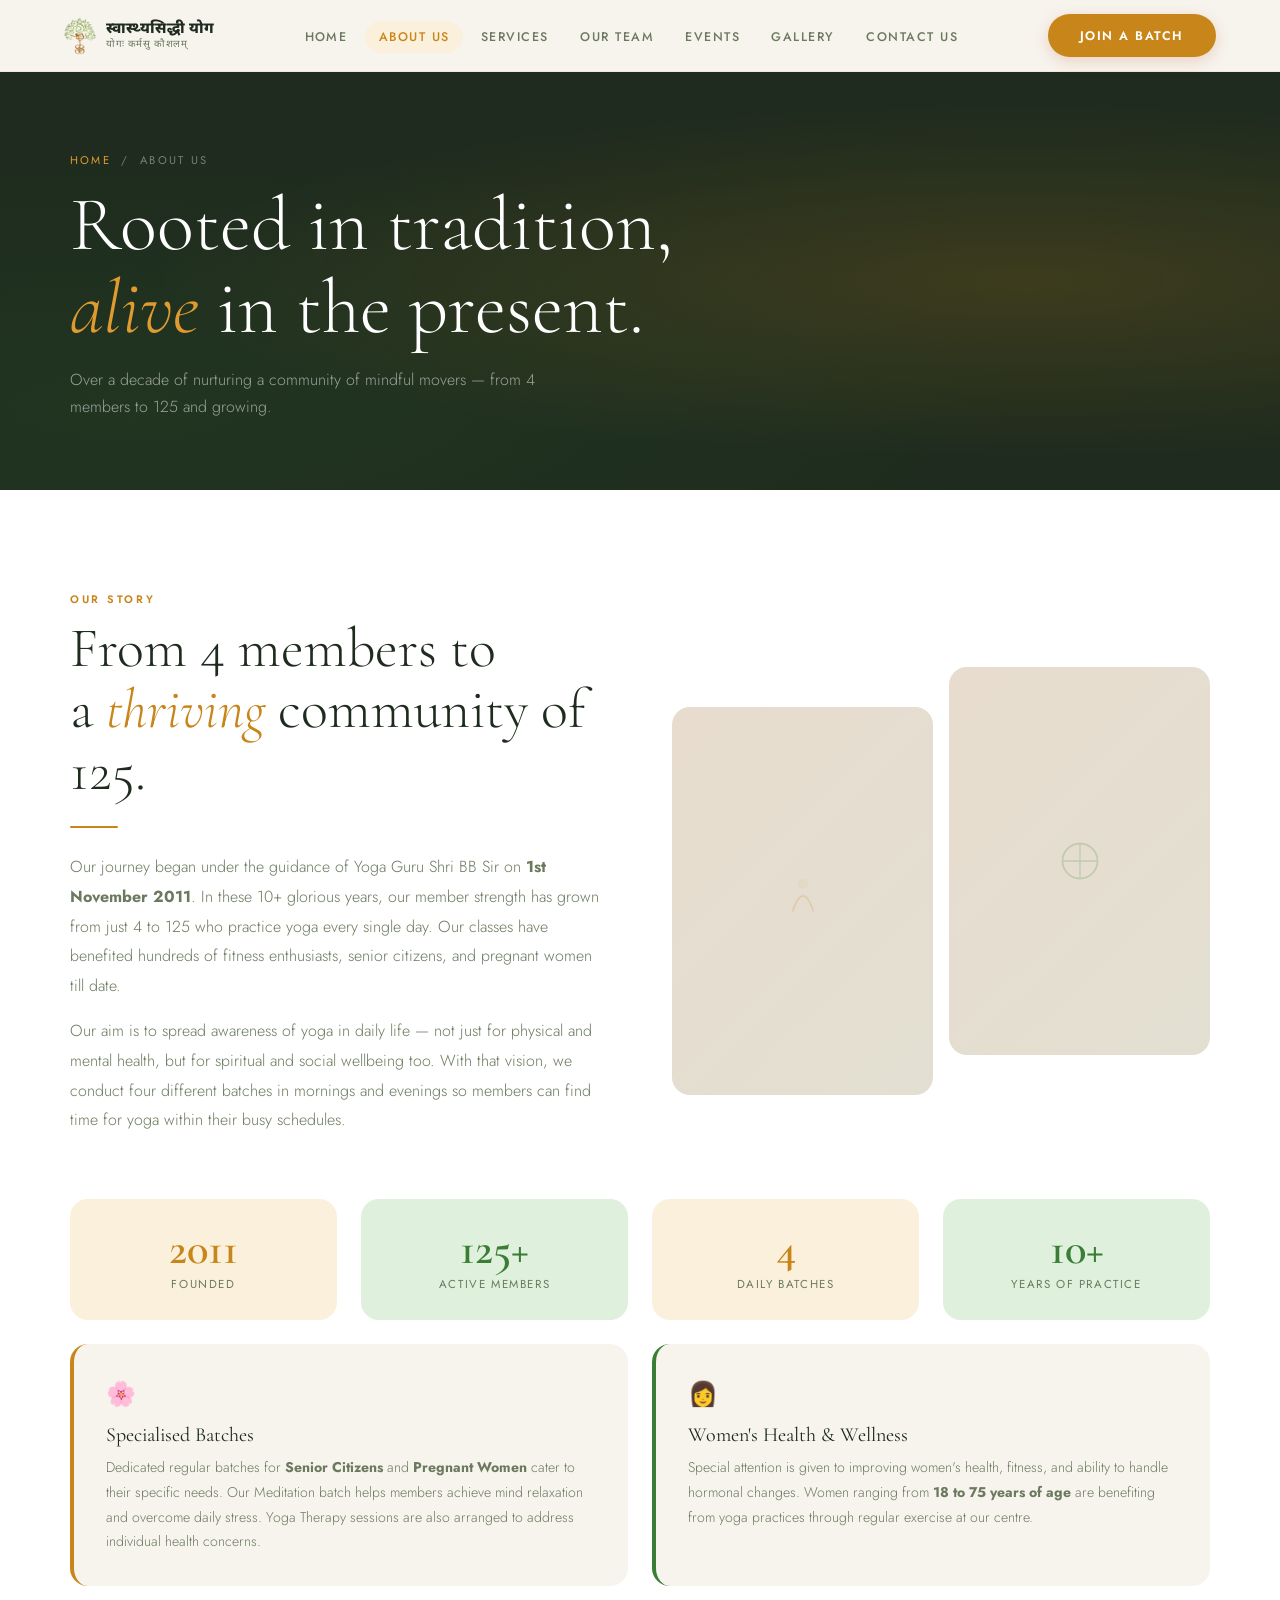
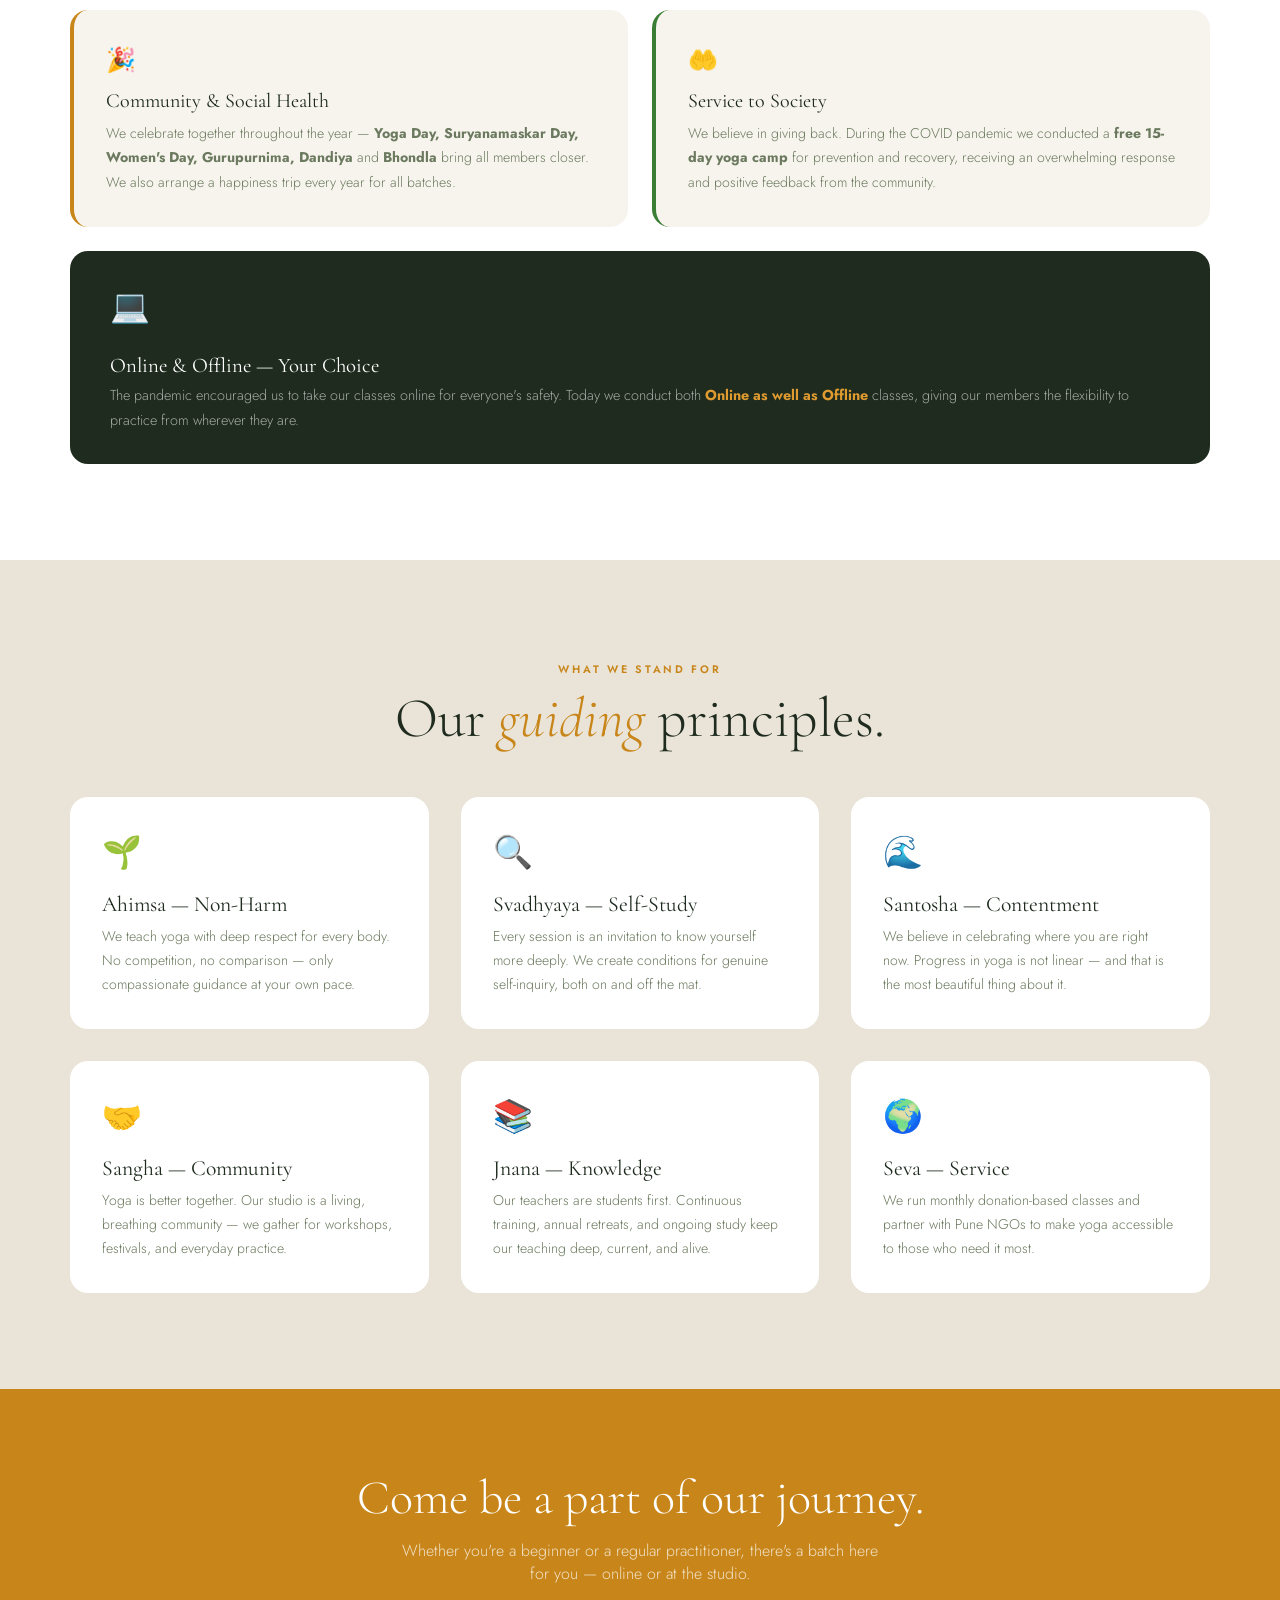
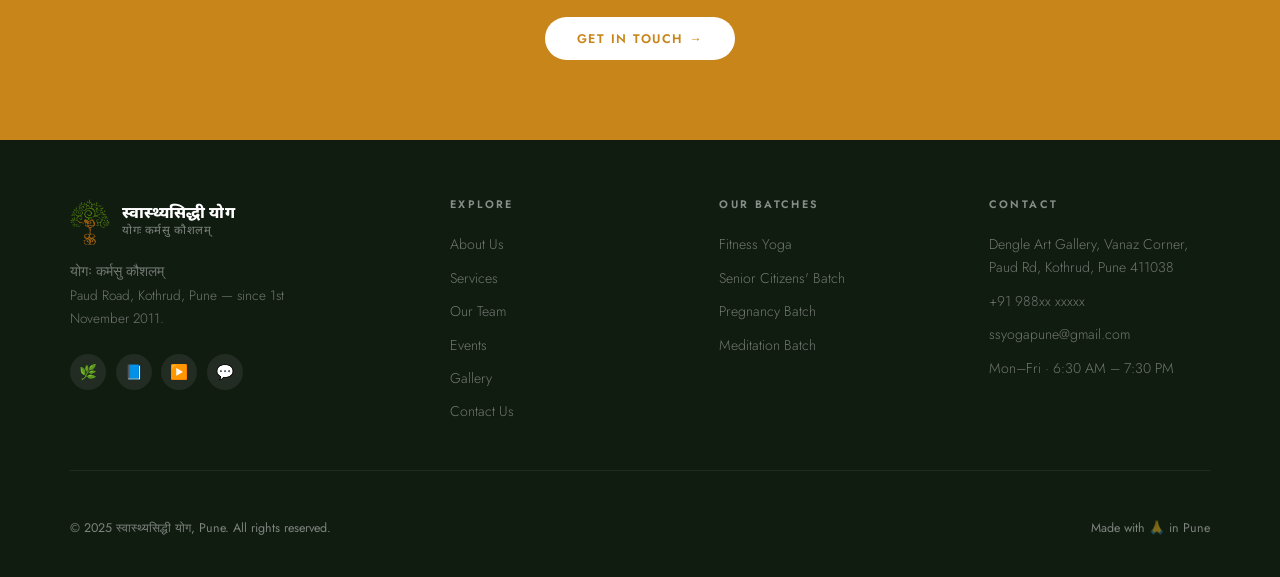
<file: about.html>
<!DOCTYPE html>
<html lang="en">
<head>
  <meta charset="UTF-8"/>
  <meta name="viewport" content="width=device-width, initial-scale=1.0"/>
  <title>About Us · स्वास्थ्यसिद्धी योग</title>
  <link rel="stylesheet" href="style.css"/>
  <style>
    @media (max-width: 640px) {
      .story-stats  { grid-template-columns: 1fr 1fr !important; }
      .story-blocks { grid-template-columns: 1fr !important; }
    }
  </style>
</head>
<body>
<div id="nav-holder"></div>
<div class="page-body">

  <!-- Page Hero -->
  <div class="page-hero">
    <div class="page-hero-inner">
      <div class="breadcrumb"><a href="index.html">Home</a> &nbsp;/&nbsp; About Us</div>
      <h1>Rooted in tradition,<br><em>alive</em> in the present.</h1>
      <p>Over a decade of nurturing a community of mindful movers — from 4 members to 125 and growing.</p>
    </div>
  </div>

  <!-- Our Story -->
  <section class="section" style="background:var(--white)">
    <div class="section-inner">

      <!-- Intro grid: text + image duo -->
      <div class="about-story-grid reveal">
        <div>
          <span class="section-label">Our Story</span>
          <h2 class="section-title">From 4 members to<br>a <em>thriving</em> community of 125.</h2>
          <div class="divider"></div>
          <p class="section-body">Our journey began under the guidance of Yoga Guru Shri BB Sir on <strong>1st November 2011</strong>. In these 10+ glorious years, our member strength has grown from just 4 to 125 who practice yoga every single day. Our classes have benefited hundreds of fitness enthusiasts, senior citizens, and pregnant women till date.</p>
          <p class="section-body" style="margin-top:1rem;">Our aim is to spread awareness of yoga in daily life — not just for physical and mental health, but for spiritual and social wellbeing too. With that vision, we conduct four different batches in mornings and evenings so members can find time for yoga within their busy schedules.</p>
        </div>
        <div class="about-img-duo">
          <div class="img-block ph" style="aspect-ratio:3/4;"><svg width="56" height="56" viewBox="0 0 64 64" fill="none"><path d="M20 44 Q32 8 44 44" stroke="#C8861A" stroke-width="2" fill="none"/><circle cx="32" cy="12" r="6" fill="rgba(200,134,26,0.3)"/></svg></div>
          <div class="img-block ph" style="aspect-ratio:3/4;"><svg width="56" height="56" viewBox="0 0 64 64" fill="none"><circle cx="32" cy="32" r="20" stroke="#3A7D35" stroke-width="2" fill="none"/><path d="M32 12L32 52M12 32L52 32" stroke="#3A7D35" stroke-width="1.5"/></svg></div>
        </div>
      </div>

      <!-- Stats strip -->
      <div class="reveal story-stats" style="display:grid; grid-template-columns:repeat(4,1fr); gap:1.5rem; margin-top:4rem; max-width:var(--max-w);">
        <div style="text-align:center; padding:1.75rem 1rem; background:var(--terr-pale); border-radius:var(--radius-lg);">
          <div style="font-family:'Cormorant Garamond',serif; font-size:2.8rem; font-weight:600; color:var(--terracotta); line-height:1;">2011</div>
          <div style="font-size:0.72rem; letter-spacing:0.14em; text-transform:uppercase; color:var(--warm-gray); margin-top:0.3rem;">Founded</div>
        </div>
        <div style="text-align:center; padding:1.75rem 1rem; background:var(--sage-pale); border-radius:var(--radius-lg);">
          <div style="font-family:'Cormorant Garamond',serif; font-size:2.8rem; font-weight:600; color:var(--sage); line-height:1;">125+</div>
          <div style="font-size:0.72rem; letter-spacing:0.14em; text-transform:uppercase; color:var(--warm-gray); margin-top:0.3rem;">Active Members</div>
        </div>
        <div style="text-align:center; padding:1.75rem 1rem; background:var(--terr-pale); border-radius:var(--radius-lg);">
          <div style="font-family:'Cormorant Garamond',serif; font-size:2.8rem; font-weight:600; color:var(--terracotta); line-height:1;">4</div>
          <div style="font-size:0.72rem; letter-spacing:0.14em; text-transform:uppercase; color:var(--warm-gray); margin-top:0.3rem;">Daily Batches</div>
        </div>
        <div style="text-align:center; padding:1.75rem 1rem; background:var(--sage-pale); border-radius:var(--radius-lg);">
          <div style="font-family:'Cormorant Garamond',serif; font-size:2.8rem; font-weight:600; color:var(--sage); line-height:1;">10+</div>
          <div style="font-size:0.72rem; letter-spacing:0.14em; text-transform:uppercase; color:var(--warm-gray); margin-top:0.3rem;">Years of Practice</div>
        </div>
      </div>

      <!-- Highlight blocks -->
      <div class="reveal story-blocks" style="display:grid; grid-template-columns:1fr 1fr; gap:1.5rem; margin-top:1.5rem; max-width:var(--max-w);">

        <div style="background:var(--cream); border-radius:var(--radius-lg); padding:2rem; border-left:4px solid var(--terracotta);">
          <div style="font-size:1.5rem; margin-bottom:0.75rem;">🌸</div>
          <div style="font-family:'Cormorant Garamond',serif; font-size:1.25rem; color:var(--charcoal); margin-bottom:0.5rem;">Specialised Batches</div>
          <p style="font-size:0.88rem; font-weight:300; line-height:1.75; color:var(--warm-gray);">Dedicated regular batches for <strong>Senior Citizens</strong> and <strong>Pregnant Women</strong> cater to their specific needs. Our Meditation batch helps members achieve mind relaxation and overcome daily stress. Yoga Therapy sessions are also arranged to address individual health concerns.</p>
        </div>

        <div style="background:var(--cream); border-radius:var(--radius-lg); padding:2rem; border-left:4px solid var(--sage);">
          <div style="font-size:1.5rem; margin-bottom:0.75rem;">👩</div>
          <div style="font-family:'Cormorant Garamond',serif; font-size:1.25rem; color:var(--charcoal); margin-bottom:0.5rem;">Women's Health &amp; Wellness</div>
          <p style="font-size:0.88rem; font-weight:300; line-height:1.75; color:var(--warm-gray);">Special attention is given to improving women's health, fitness, and ability to handle hormonal changes. Women ranging from <strong>18 to 75 years of age</strong> are benefiting from yoga practices through regular exercise at our centre.</p>
        </div>

        <div style="background:var(--cream); border-radius:var(--radius-lg); padding:2rem; border-left:4px solid var(--terracotta);">
          <div style="font-size:1.5rem; margin-bottom:0.75rem;">🎉</div>
          <div style="font-family:'Cormorant Garamond',serif; font-size:1.25rem; color:var(--charcoal); margin-bottom:0.5rem;">Community &amp; Social Health</div>
          <p style="font-size:0.88rem; font-weight:300; line-height:1.75; color:var(--warm-gray);">We celebrate together throughout the year — <strong>Yoga Day, Suryanamaskar Day, Women's Day, Gurupurnima, Dandiya</strong> and <strong>Bhondla</strong> bring all members closer. We also arrange a happiness trip every year for all batches.</p>
        </div>

        <div style="background:var(--cream); border-radius:var(--radius-lg); padding:2rem; border-left:4px solid var(--sage);">
          <div style="font-size:1.5rem; margin-bottom:0.75rem;">🤲</div>
          <div style="font-family:'Cormorant Garamond',serif; font-size:1.25rem; color:var(--charcoal); margin-bottom:0.5rem;">Service to Society</div>
          <p style="font-size:0.88rem; font-weight:300; line-height:1.75; color:var(--warm-gray);">We believe in giving back. During the COVID pandemic we conducted a <strong>free 15-day yoga camp</strong> for prevention and recovery, receiving an overwhelming response and positive feedback from the community.</p>
        </div>

      </div>

      <!-- Online/Offline note -->
      <div class="reveal" style="margin-top:1.5rem; max-width:var(--max-w); background:var(--charcoal); border-radius:var(--radius-lg); padding:2rem 2.5rem; display:flex; align-items:center; gap:1.5rem; flex-wrap:wrap;">
        <div style="font-size:2rem; flex-shrink:0;">💻</div>
        <div>
          <div style="font-family:'Cormorant Garamond',serif; font-size:1.3rem; color:var(--white); margin-bottom:0.35rem;">Online &amp; Offline — Your Choice</div>
          <p style="font-size:0.9rem; font-weight:300; color:rgba(255,255,255,0.6); line-height:1.7; margin:0;">The pandemic encouraged us to take our classes online for everyone's safety. Today we conduct both <strong style="color:var(--terr-lt);">Online as well as Offline</strong> classes, giving our members the flexibility to practice from wherever they are.</p>
        </div>
      </div>

    </div>
  </section>

  <!-- Values -->
  <section class="section about-values">
    <div class="section-inner">
      <div class="reveal" style="text-align:center; max-width:500px; margin:0 auto 0.5rem;">
        <span class="section-label">What We Stand For</span>
        <h2 class="section-title">Our <em>guiding</em> principles.</h2>
      </div>
      <div class="values-grid reveal">
        <div class="value-card">
          <div class="value-icon">🌱</div>
          <div class="value-title">Ahimsa — Non-Harm</div>
          <p class="value-desc">We teach yoga with deep respect for every body. No competition, no comparison — only compassionate guidance at your own pace.</p>
        </div>
        <div class="value-card">
          <div class="value-icon">🔍</div>
          <div class="value-title">Svadhyaya — Self-Study</div>
          <p class="value-desc">Every session is an invitation to know yourself more deeply. We create conditions for genuine self-inquiry, both on and off the mat.</p>
        </div>
        <div class="value-card">
          <div class="value-icon">🌊</div>
          <div class="value-title">Santosha — Contentment</div>
          <p class="value-desc">We believe in celebrating where you are right now. Progress in yoga is not linear — and that is the most beautiful thing about it.</p>
        </div>
        <div class="value-card">
          <div class="value-icon">🤝</div>
          <div class="value-title">Sangha — Community</div>
          <p class="value-desc">Yoga is better together. Our studio is a living, breathing community — we gather for workshops, festivals, and everyday practice.</p>
        </div>
        <div class="value-card">
          <div class="value-icon">📚</div>
          <div class="value-title">Jnana — Knowledge</div>
          <p class="value-desc">Our teachers are students first. Continuous training, annual retreats, and ongoing study keep our teaching deep, current, and alive.</p>
        </div>
        <div class="value-card">
          <div class="value-icon">🌍</div>
          <div class="value-title">Seva — Service</div>
          <p class="value-desc">We run monthly donation-based classes and partner with Pune NGOs to make yoga accessible to those who need it most.</p>
        </div>
      </div>
    </div>
  </section>

  <!-- CTA -->
  <div class="home-contact-strip reveal">
    <h2>Come be a part of our journey.</h2>
    <p>Whether you're a beginner or a regular practitioner, there's a batch here for you — online or at the studio.</p>
    <a class="btn btn-white" href="contact.html">Get in Touch →</a>
  </div>

</div>
<div id="footer-holder"></div>
<script src="shared.js"></script>
<script>initPage('about.html');</script>
</body>
</html>
</file>
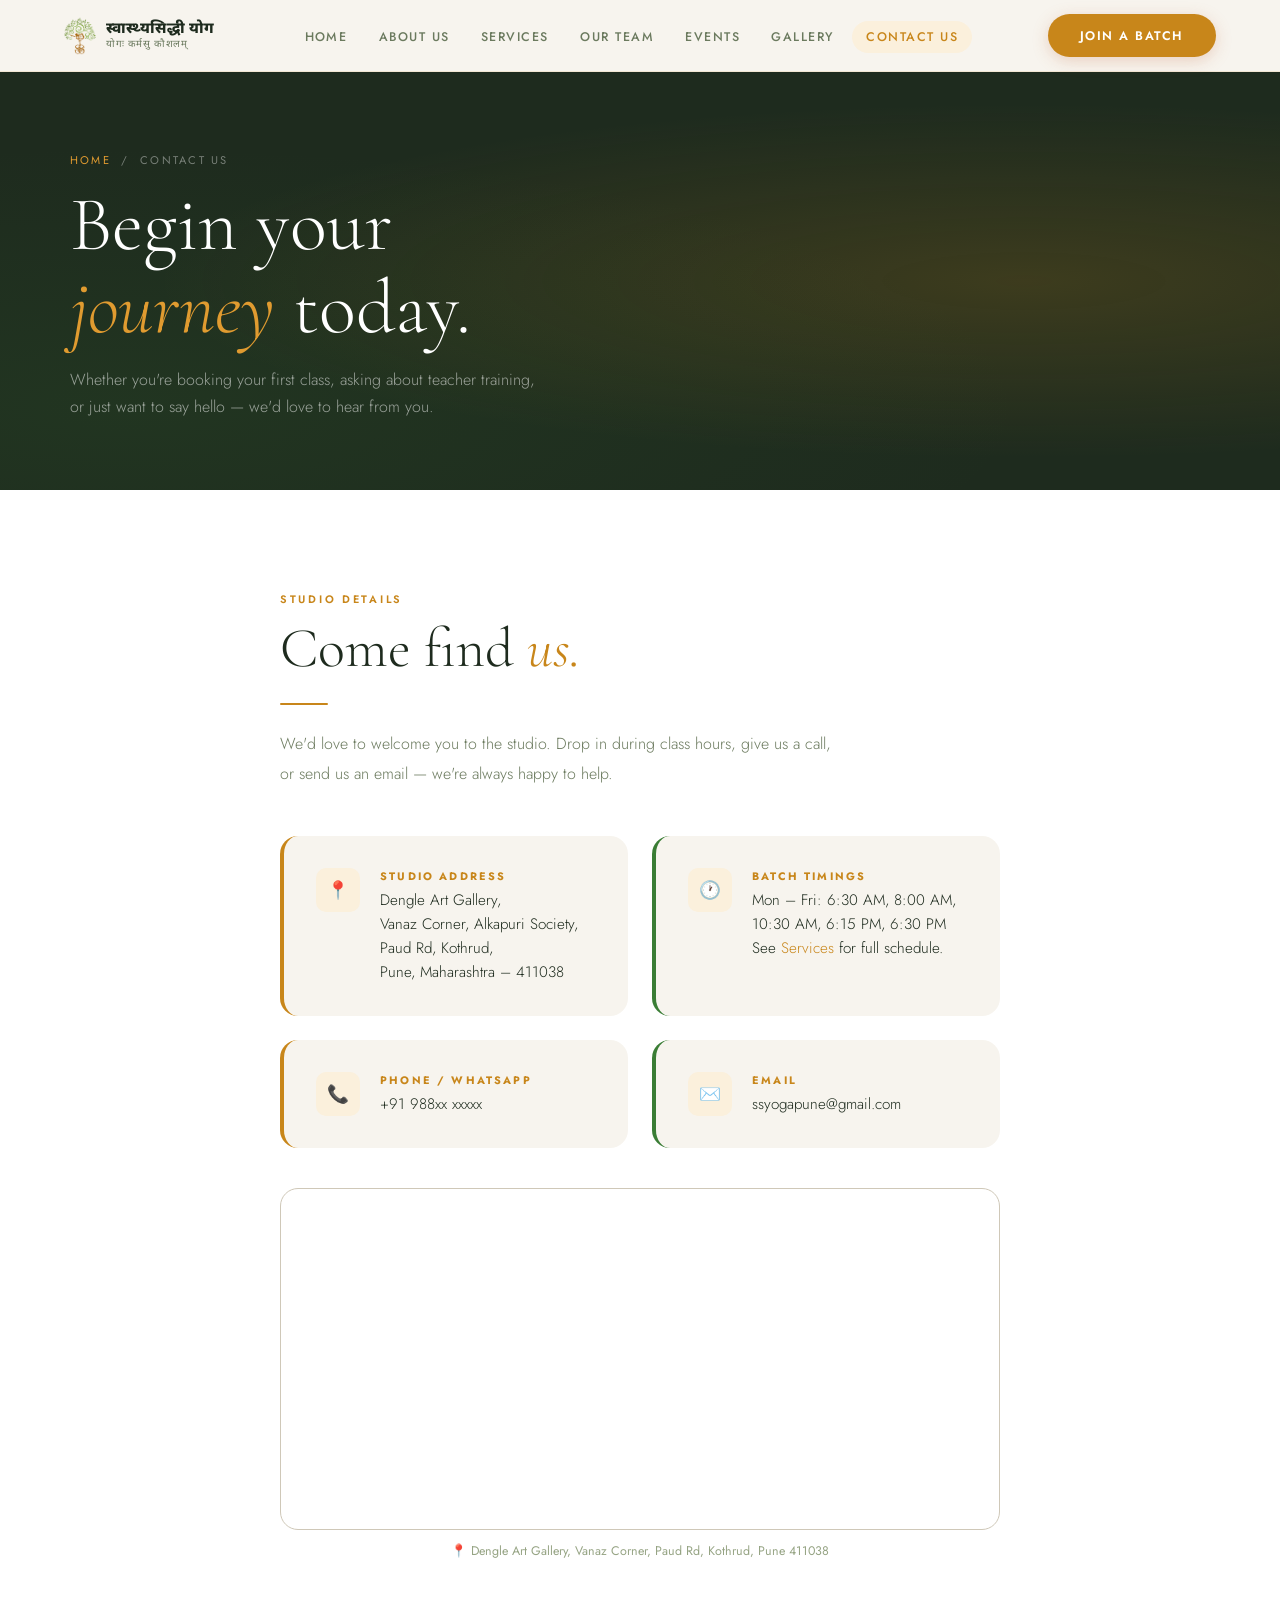
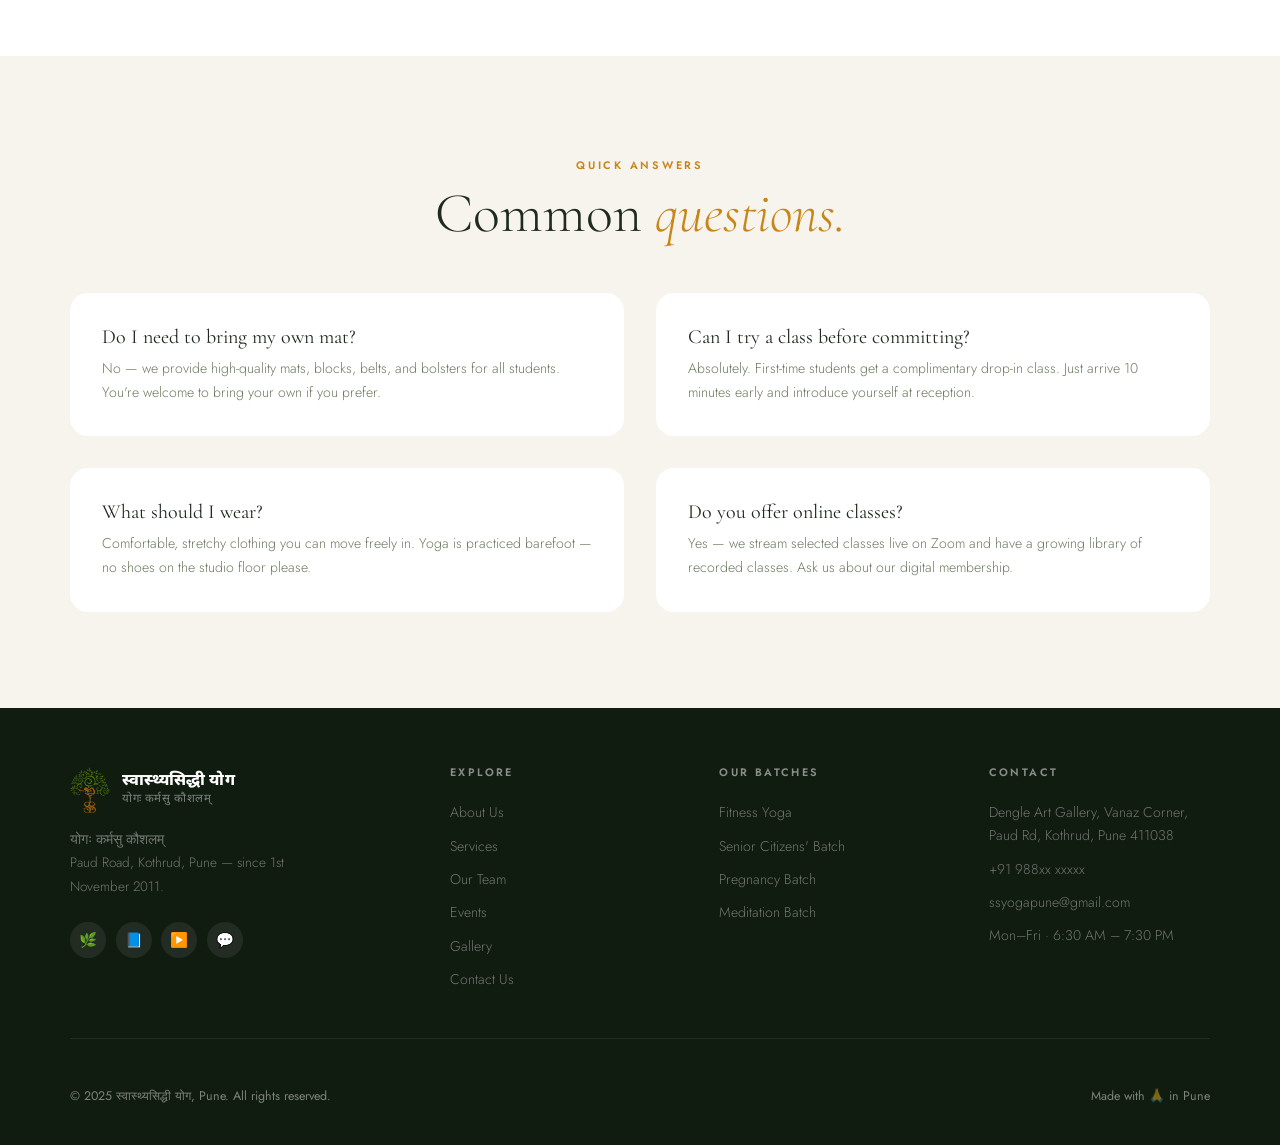
<file: contact.html>
<!DOCTYPE html>
<html lang="en">
<head>
  <meta charset="UTF-8"/>
  <meta name="viewport" content="width=device-width, initial-scale=1.0"/>
  <title>Contact Us · स्वास्थ्यसिद्धी योग</title>
  <link rel="stylesheet" href="style.css"/>
  <style>
    @media (max-width: 580px) {
      .contact-cards-grid { grid-template-columns: 1fr !important; }
    }
  </style>
</head>
<body>
<div id="nav-holder"></div>
<div class="page-body">

  <div class="page-hero">
    <div class="page-hero-inner">
      <div class="breadcrumb"><a href="index.html">Home</a> &nbsp;/&nbsp; Contact Us</div>
      <h1>Begin your<br><em>journey</em> today.</h1>
      <p>Whether you're booking your first class, asking about teacher training, or just want to say hello — we'd love to hear from you.</p>
    </div>
  </div>

  <!-- Contact Main -->
  <section class="section" style="background:var(--white)">
    <div class="section-inner">
      <div class="reveal" style="max-width:720px; margin:0 auto;">

        <span class="section-label">Studio Details</span>
        <h2 class="section-title">Come find <em>us.</em></h2>
        <div class="divider"></div>
        <p class="section-body" style="margin-bottom:3rem;">We'd love to welcome you to the studio. Drop in during class hours, give us a call, or send us an email — we're always happy to help.</p>

        <!-- Contact detail cards -->
        <div class="contact-cards-grid" style="display:grid; grid-template-columns:1fr 1fr; gap:1.5rem; margin-bottom:2.5rem;">

          <div style="background:var(--cream); border-radius:var(--radius-lg); padding:2rem; border-left:4px solid var(--terracotta);">
            <div class="contact-detail" style="margin-bottom:0;">
              <div class="contact-icon">📍</div>
              <div class="contact-detail-text">
                <strong>Studio Address</strong>
                <span>Dengle Art Gallery,<br>Vanaz Corner, Alkapuri Society,<br>Paud Rd, Kothrud,<br>Pune, Maharashtra – 411038</span>
              </div>
            </div>
          </div>

          <div style="background:var(--cream); border-radius:var(--radius-lg); padding:2rem; border-left:4px solid var(--sage);">
            <div class="contact-detail" style="margin-bottom:0;">
              <div class="contact-icon">🕐</div>
              <div class="contact-detail-text">
                <strong>Batch Timings</strong>
                <span>Mon – Fri: 6:30 AM, 8:00 AM,<br>10:30 AM, 6:15 PM, 6:30 PM<br>See <a href="services.html" style="color:var(--terracotta);">Services</a> for full schedule.</span>
              </div>
            </div>
          </div>

          <div style="background:var(--cream); border-radius:var(--radius-lg); padding:2rem; border-left:4px solid var(--terracotta);">
            <div class="contact-detail" style="margin-bottom:0;">
              <div class="contact-icon">📞</div>
              <div class="contact-detail-text">
                <strong>Phone / WhatsApp</strong>
                <span><a href="tel:+919881234567" style="color:var(--charcoal); text-decoration:none;">+91 988xx xxxxx</a></span>
              </div>
            </div>
          </div>

          <div style="background:var(--cream); border-radius:var(--radius-lg); padding:2rem; border-left:4px solid var(--sage);">
            <div class="contact-detail" style="margin-bottom:0;">
              <div class="contact-icon">✉️</div>
              <div class="contact-detail-text">
                <strong>Email</strong>
                <span><a href="mailto:ssyogapune@gmail.com" style="color:var(--charcoal); text-decoration:none;">ssyogapune@gmail.com</a></span>
              </div>
            </div>
          </div>

        </div>

        <!-- Google Maps embed placeholder -->
        <div style="border-radius:var(--radius-lg); overflow:hidden; border:1px solid var(--sand-dk);">
          <iframe
            src="https://www.google.com/maps/embed?pb=!1m18!1m12!1m3!1d3783.6053640993!2d73.8143!3d18.5074!2m3!1f0!2f0!3f0!3m2!1i1024!2i768!4f13.1!3m3!1m2!1s0x0%3A0x0!2zMTjCsDMwJzI2LjciTiA3M8KwNDgnNTEuNSJF!5e0!3m2!1sen!2sin!4v1600000000000!5m2!1sen!2sin"
            width="100%" height="340" style="border:0; display:block;"
            allowfullscreen="" loading="lazy"
            referrerpolicy="no-referrer-when-downgrade"
            title="Praana Yoga Studio location — Paud Rd, Kothrud, Pune">
          </iframe>
        </div>
        <p style="font-size:0.78rem; color:var(--warm-gray2); margin-top:0.75rem; text-align:center;">
          📍 Dengle Art Gallery, Vanaz Corner, Paud Rd, Kothrud, Pune 411038
        </p>

      </div>
    </div>
  </section>

  <!-- FAQ Strip -->
  <section class="section" style="background:var(--cream)">
    <div class="section-inner">
      <div class="reveal" style="text-align:center; max-width:480px; margin:0 auto 3rem;">
        <span class="section-label">Quick Answers</span>
        <h2 class="section-title">Common <em>questions.</em></h2>
      </div>
      <div style="display:grid; grid-template-columns:1fr 1fr; gap:2rem; max-width:var(--max-w); margin:0 auto;" class="reveal">
        <div style="background:var(--white); padding:2rem; border-radius:var(--radius-lg);">
          <div style="font-family:'Cormorant Garamond',serif; font-size:1.25rem; margin-bottom:0.5rem;">Do I need to bring my own mat?</div>
          <p style="font-size:0.88rem; font-weight:300; line-height:1.7; color:var(--warm-gray);">No — we provide high-quality mats, blocks, belts, and bolsters for all students. You're welcome to bring your own if you prefer.</p>
        </div>
        <div style="background:var(--white); padding:2rem; border-radius:var(--radius-lg);">
          <div style="font-family:'Cormorant Garamond',serif; font-size:1.25rem; margin-bottom:0.5rem;">Can I try a class before committing?</div>
          <p style="font-size:0.88rem; font-weight:300; line-height:1.7; color:var(--warm-gray);">Absolutely. First-time students get a complimentary drop-in class. Just arrive 10 minutes early and introduce yourself at reception.</p>
        </div>
        <div style="background:var(--white); padding:2rem; border-radius:var(--radius-lg);">
          <div style="font-family:'Cormorant Garamond',serif; font-size:1.25rem; margin-bottom:0.5rem;">What should I wear?</div>
          <p style="font-size:0.88rem; font-weight:300; line-height:1.7; color:var(--warm-gray);">Comfortable, stretchy clothing you can move freely in. Yoga is practiced barefoot — no shoes on the studio floor please.</p>
        </div>
        <div style="background:var(--white); padding:2rem; border-radius:var(--radius-lg);">
          <div style="font-family:'Cormorant Garamond',serif; font-size:1.25rem; margin-bottom:0.5rem;">Do you offer online classes?</div>
          <p style="font-size:0.88rem; font-weight:300; line-height:1.7; color:var(--warm-gray);">Yes — we stream selected classes live on Zoom and have a growing library of recorded classes. Ask us about our digital membership.</p>
        </div>
      </div>
    </div>
  </section>

</div>
<div id="footer-holder"></div>
<script src="shared.js"></script>
<script>initPage('contact.html');</script>
</body>
</html>
</file>
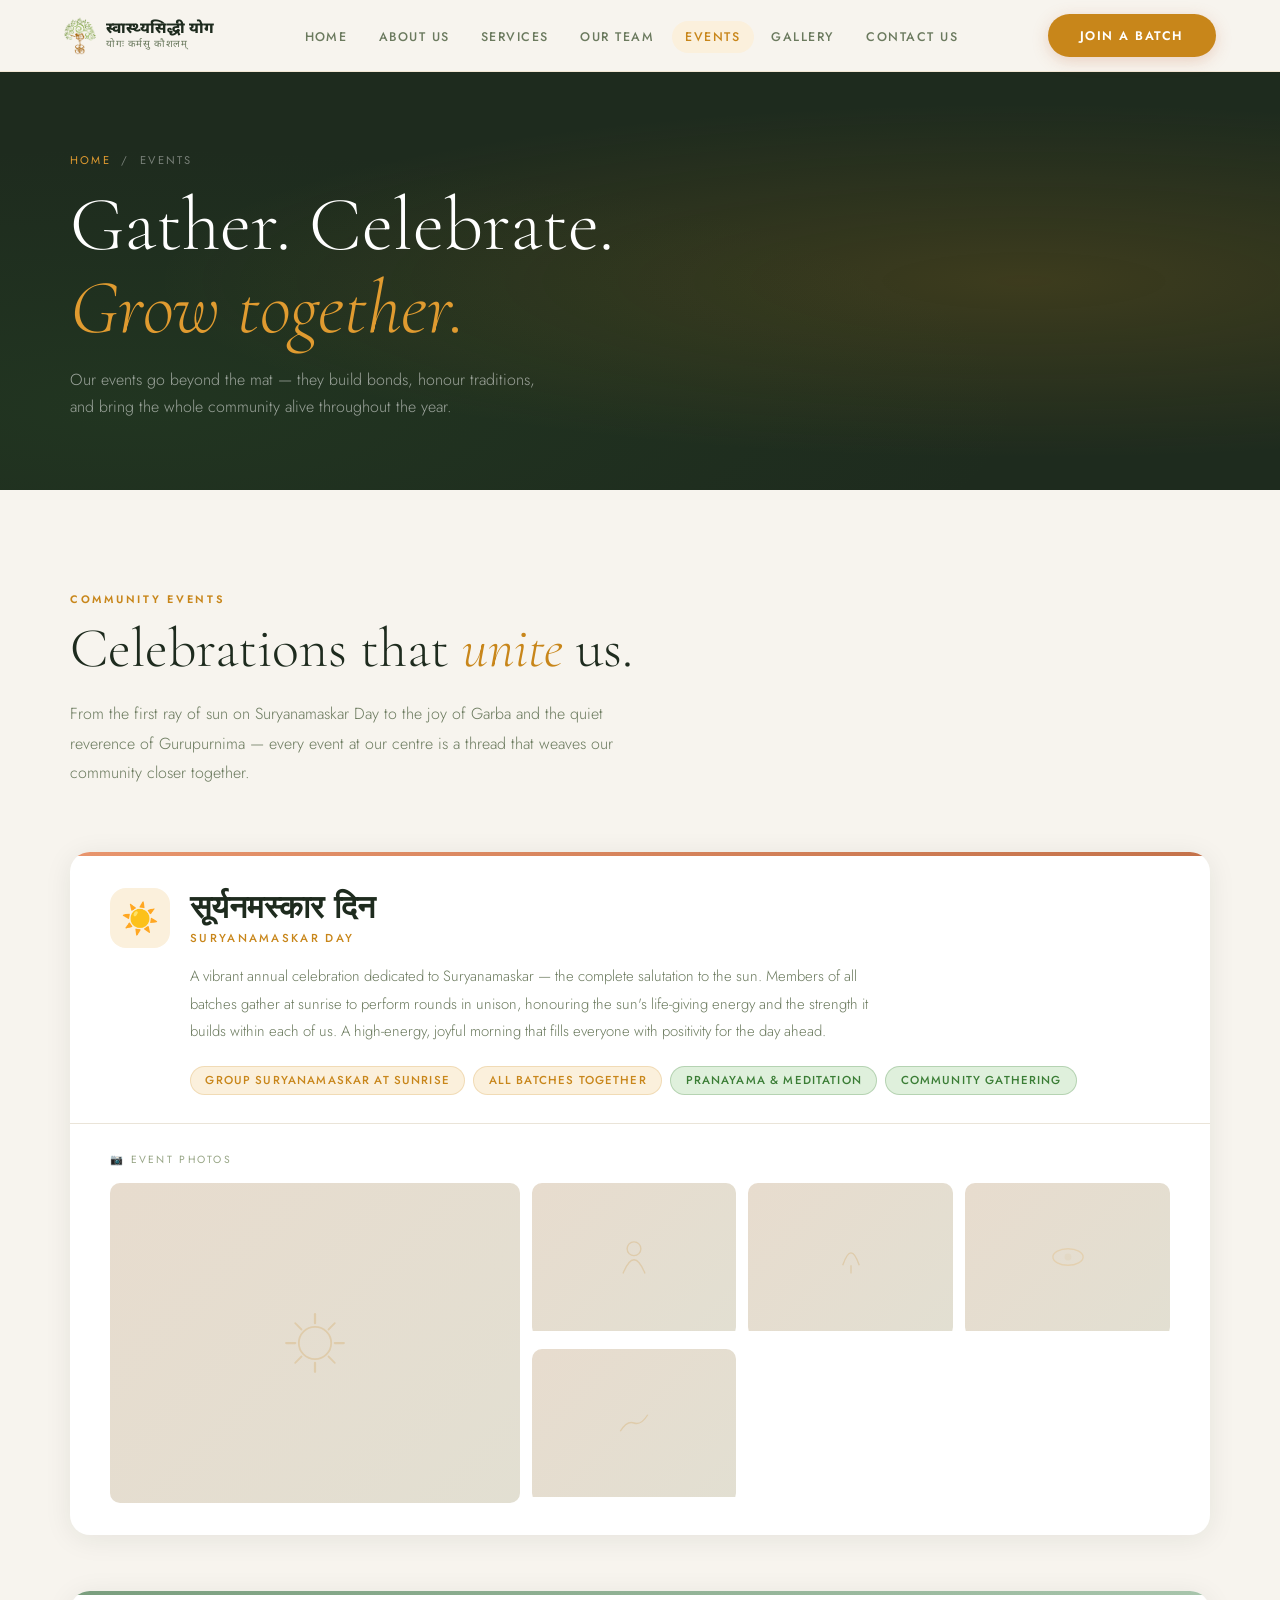
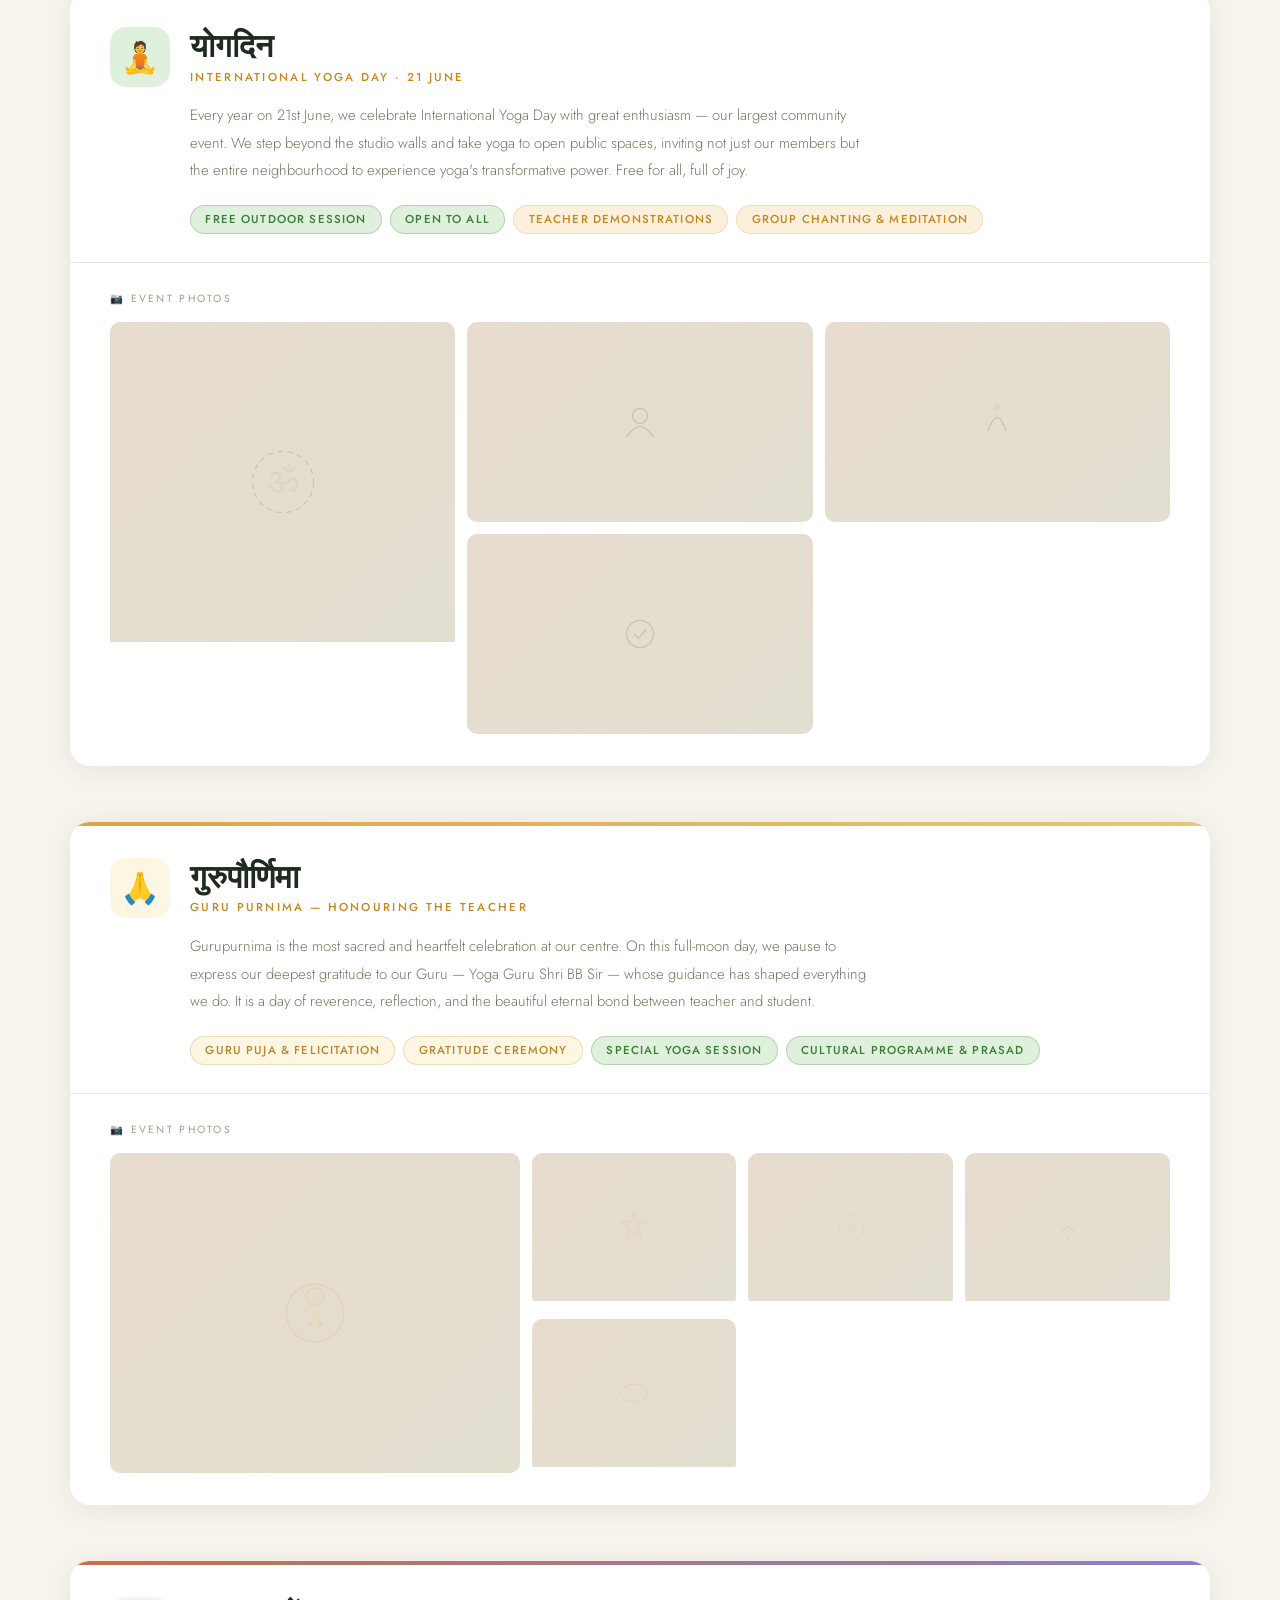
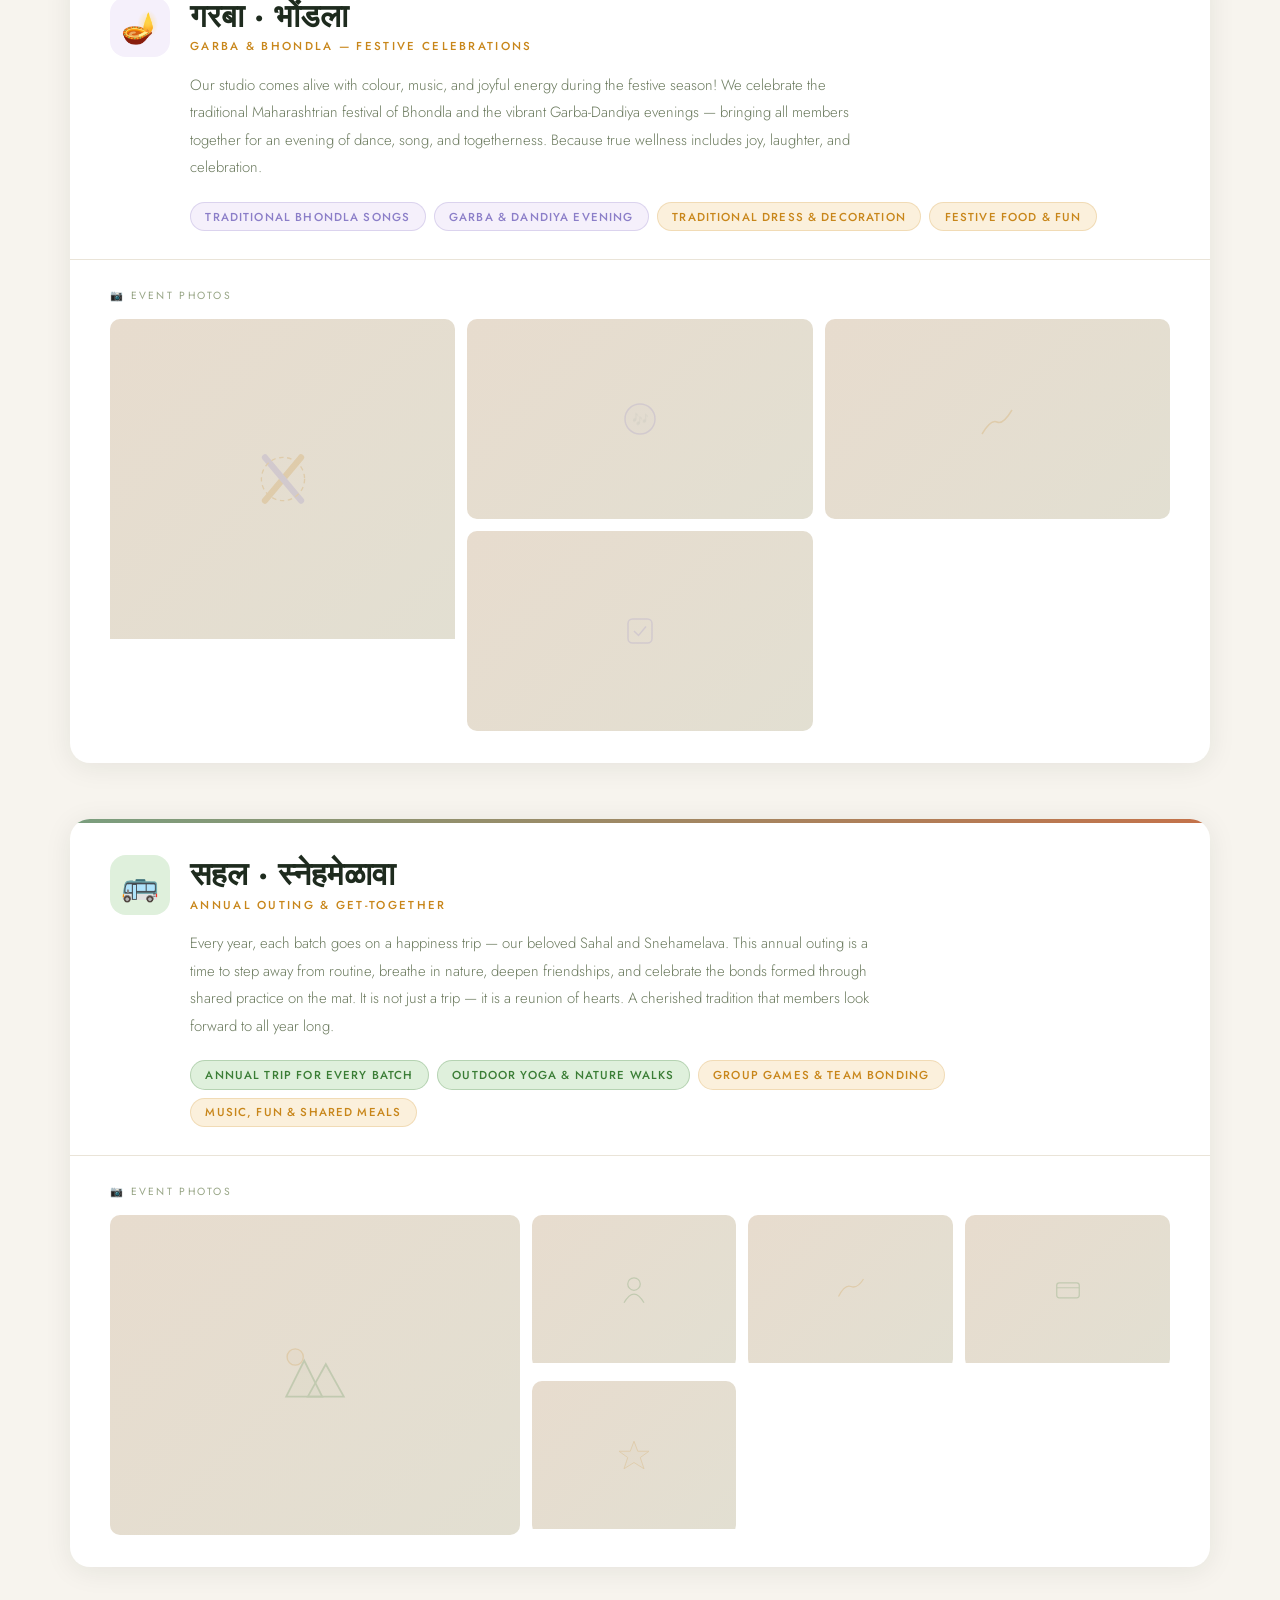
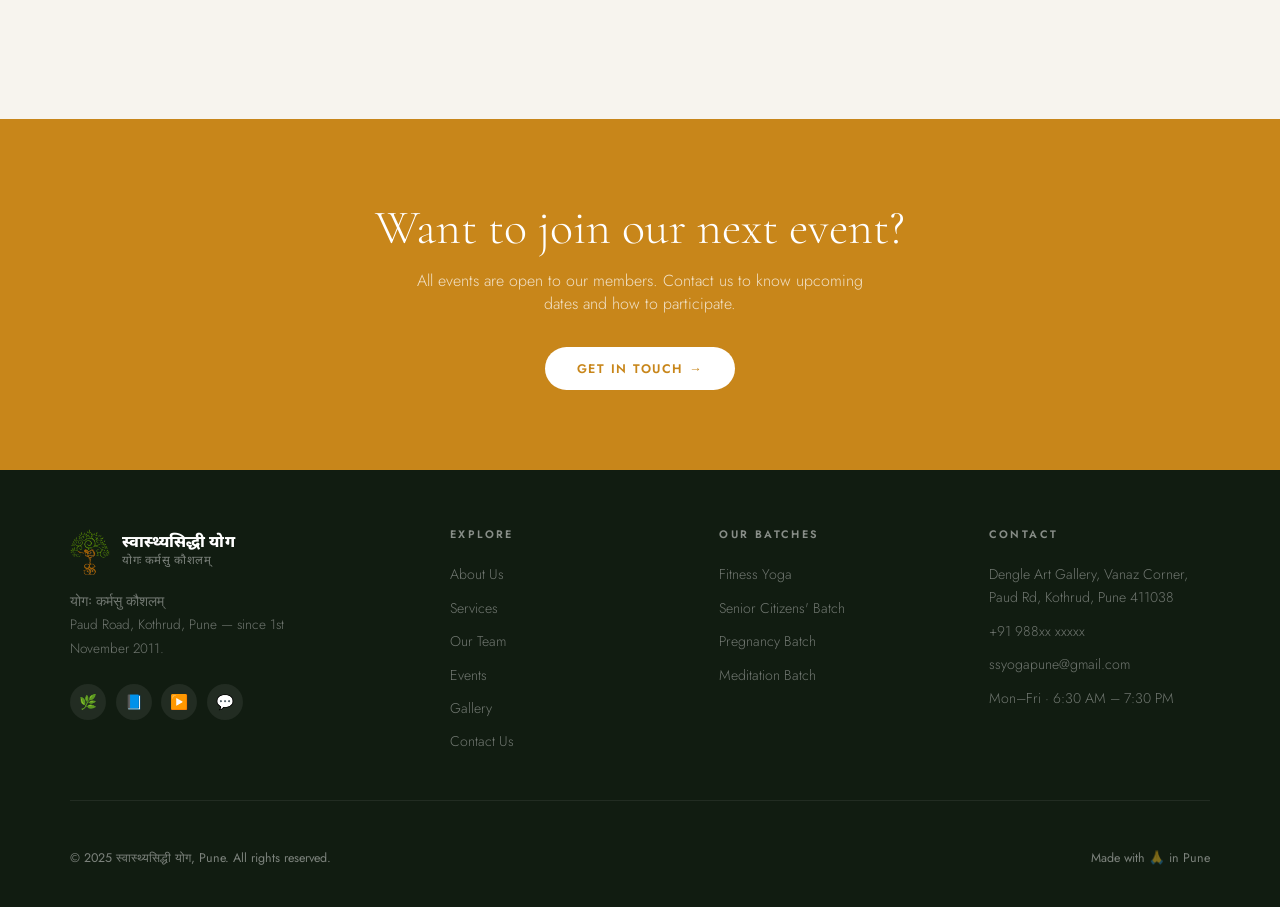
<file: events.html>
<!DOCTYPE html>
<html lang="en">
<head>
  <meta charset="UTF-8"/>
  <meta name="viewport" content="width=device-width, initial-scale=1.0"/>
  <title>Events · स्वास्थ्यसिद्धी योग</title>
  <link rel="stylesheet" href="style.css"/>
  <style>
    .marathi-title {
      font-size: 2rem; font-weight: 700; color: var(--charcoal);
      line-height: 1.2; margin-bottom: 0.2rem;
    }
    .english-sub {
      font-size: 0.72rem; letter-spacing: 0.2em; text-transform: uppercase;
      color: var(--terracotta); font-weight: 500; margin-bottom: 1.1rem;
      display: block;
    }
    .event-block {
      background: var(--white); border-radius: 20px; overflow: hidden;
      box-shadow: 0 4px 28px rgba(30,43,30,0.08);
      margin-bottom: 3.5rem;
    }
    .event-block-header {
      padding: 2rem 2.5rem 1.5rem;
      border-bottom: 1px solid var(--sand);
      display: flex; align-items: flex-start; gap: 1.25rem;
    }
    .event-emoji-badge {
      width: 60px; height: 60px; border-radius: 16px; flex-shrink: 0;
      display: flex; align-items: center; justify-content: center; font-size: 1.9rem;
    }
    .event-desc {
      font-size: 0.93rem; font-weight: 300; line-height: 1.85; color: var(--warm-gray);
      margin-bottom: 1.25rem; max-width: 680px;
    }
    .event-highlights {
      display: flex; flex-wrap: wrap; gap: 0.5rem; margin-bottom: 0.25rem;
    }
    .ev-tag {
      font-size: 0.72rem; font-weight: 500; letter-spacing: 0.1em;
      text-transform: uppercase; padding: 0.35rem 0.9rem;
      border-radius: 99px; background: var(--terr-pale); color: var(--terracotta);
      border: 1px solid rgba(200,134,26,0.2);
    }
    .ev-tag.green {
      background: var(--sage-pale); color: var(--sage);
      border-color: rgba(58,125,53,0.25);
    }

    /* ── Photo grid ── */
    .event-photos {
      padding: 1.75rem 2.5rem 2rem;
    }
    .photos-label {
      font-size: 0.65rem; letter-spacing: 0.22em; text-transform: uppercase;
      color: var(--warm-gray2); margin-bottom: 1rem; display: block;
    }
    .photo-grid {
      display: grid; gap: 12px;
    }
    .photo-grid.g4 { grid-template-columns: 2fr 1fr 1fr 1fr; }
    .photo-grid.g3 { grid-template-columns: 1fr 1fr 1fr; }
    .photo-grid.g5 { grid-template-columns: 2fr 1fr 1fr; grid-template-rows: auto auto; }

    .photo-slot {
      border-radius: 10px; overflow: hidden; position: relative; cursor: pointer;
      transition: transform 0.3s, box-shadow 0.3s;
    }
    .photo-slot:hover { transform: scale(1.025); box-shadow: 0 10px 32px rgba(30,43,30,0.14); }
    .photo-slot .ph { width: 100%; }
    .photo-slot.tall .ph { min-height: 320px; }
    .photo-slot.med  .ph { min-height: 200px; }
    .photo-slot.short .ph { min-height: 148px; }
    .photo-slot.span2 { grid-row: span 2; }

    .photo-slot-label {
      position: absolute; bottom: 0; left: 0; right: 0;
      background: linear-gradient(to top, rgba(30,43,30,0.55), transparent);
      padding: 0.75rem; font-size: 0.72rem; letter-spacing: 0.1em;
      text-transform: uppercase; color: var(--white); opacity: 0;
      transition: opacity 0.3s;
    }
    .photo-slot:hover .photo-slot-label { opacity: 1; }

    /* accent top bar per event */
    .accent-bar { height: 4px; width: 100%; }

    @media (max-width: 760px) {
      .photo-grid.g4,
      .photo-grid.g3,
      .photo-grid.g5 { grid-template-columns: 1fr 1fr; }
      .photo-slot.span2 { grid-row: span 1; }
      .photo-slot.tall .ph,
      .photo-slot.med  .ph { min-height: 160px; }
      .event-block-header { flex-direction: column; gap: 0.75rem; }
    }
    @media (max-width: 480px) {
      .photo-grid.g4,
      .photo-grid.g3,
      .photo-grid.g5 { grid-template-columns: 1fr; }
      .event-block-header, .event-photos { padding: 1.25rem; }
    }
  </style>
</head>
<body>
<div id="nav-holder"></div>
<div class="page-body">

  <div class="page-hero">
    <div class="page-hero-inner">
      <div class="breadcrumb"><a href="index.html">Home</a> &nbsp;/&nbsp; Events</div>
      <h1>Gather. Celebrate.<br><em>Grow together.</em></h1>
      <p>Our events go beyond the mat — they build bonds, honour traditions, and bring the whole community alive throughout the year.</p>
    </div>
  </div>

  <section class="section" style="background:var(--cream);">
    <div class="section-inner">

      <div class="reveal" style="max-width:600px; margin-bottom:4rem;">
        <span class="section-label">Community Events</span>
        <h2 class="section-title">Celebrations that <em>unite</em> us.</h2>
        <p class="section-body">From the first ray of sun on Suryanamaskar Day to the joy of Garba and the quiet reverence of Gurupurnima — every event at our centre is a thread that weaves our community closer together.</p>
      </div>

      <!-- ══════════════════════════════
           1. सूर्यनमस्कार दिन
      ══════════════════════════════ -->
      <div class="event-block reveal">
        <div class="accent-bar" style="background:linear-gradient(90deg,#e8956d,#c4724a);"></div>
        <div class="event-block-header">
          <div class="event-emoji-badge" style="background:var(--terr-pale);">☀️</div>
          <div>
            <div class="marathi-title">सूर्यनमस्कार दिन</div>
            <span class="english-sub">Suryanamaskar Day</span>
            <p class="event-desc">A vibrant annual celebration dedicated to Suryanamaskar — the complete salutation to the sun. Members of all batches gather at sunrise to perform rounds in unison, honouring the sun's life-giving energy and the strength it builds within each of us. A high-energy, joyful morning that fills everyone with positivity for the day ahead.</p>
            <div class="event-highlights">
              <span class="ev-tag">Group Suryanamaskar at Sunrise</span>
              <span class="ev-tag">All Batches Together</span>
              <span class="ev-tag green">Pranayama &amp; Meditation</span>
              <span class="ev-tag green">Community Gathering</span>
            </div>
          </div>
        </div>
        <div class="event-photos">
          <span class="photos-label">📷 Event Photos</span>
          <div class="photo-grid g4">
            <div class="photo-slot span2 tall">
              <div class="ph">
                <svg width="72" height="72" viewBox="0 0 80 80" fill="none">
                  <circle cx="40" cy="40" r="18" stroke="#C8861A" stroke-width="2" fill="none"/>
                  <line x1="40" y1="8"  x2="40" y2="18" stroke="#C8861A" stroke-width="2.5" stroke-linecap="round"/>
                  <line x1="40" y1="62" x2="40" y2="72" stroke="#C8861A" stroke-width="2.5" stroke-linecap="round"/>
                  <line x1="8"  y1="40" x2="18" y2="40" stroke="#C8861A" stroke-width="2.5" stroke-linecap="round"/>
                  <line x1="62" y1="40" x2="72" y2="40" stroke="#C8861A" stroke-width="2.5" stroke-linecap="round"/>
                  <line x1="18" y1="18" x2="25" y2="25" stroke="#C8861A" stroke-width="2" stroke-linecap="round"/>
                  <line x1="55" y1="55" x2="62" y2="62" stroke="#C8861A" stroke-width="2" stroke-linecap="round"/>
                  <line x1="62" y1="18" x2="55" y2="25" stroke="#C8861A" stroke-width="2" stroke-linecap="round"/>
                  <line x1="25" y1="55" x2="18" y2="62" stroke="#C8861A" stroke-width="2" stroke-linecap="round"/>
                </svg>
              </div>
              <div class="photo-slot-label">Group Suryanamaskar</div>
            </div>
            <div class="photo-slot short">
              <div class="ph"><svg width="44" height="44" viewBox="0 0 64 64" fill="none"><circle cx="32" cy="20" r="10" stroke="#C8861A" stroke-width="2" fill="none"/><path d="M16 56 Q24 36 32 36 Q40 36 48 56" stroke="#C8861A" stroke-width="2" fill="none"/></svg></div>
              <div class="photo-slot-label">Opening Pose</div>
            </div>
            <div class="photo-slot short">
              <div class="ph"><svg width="44" height="44" viewBox="0 0 64 64" fill="none"><path d="M20 44 Q32 8 44 44" stroke="#C8861A" stroke-width="2" fill="none"/><path d="M32 44L32 56" stroke="#C8861A" stroke-width="2"/></svg></div>
              <div class="photo-slot-label">Participants</div>
            </div>
            <div class="photo-slot short">
              <div class="ph"><svg width="44" height="44" viewBox="0 0 64 64" fill="none"><ellipse cx="32" cy="32" rx="22" ry="12" stroke="#E09B30" stroke-width="2" fill="none"/><circle cx="32" cy="32" r="5" fill="rgba(200,134,26,0.3)"/></svg></div>
              <div class="photo-slot-label">Closing Meditation</div>
            </div>
            <div class="photo-slot short">
              <div class="ph"><svg width="44" height="44" viewBox="0 0 64 64" fill="none"><path d="M12 44 Q22 28 32 32 Q42 36 52 20" stroke="#C8861A" stroke-width="2" fill="none"/></svg></div>
              <div class="photo-slot-label">Community Moment</div>
            </div>
          </div>
        </div>
      </div>

      <!-- ══════════════════════════════
           2. योगदिन
      ══════════════════════════════ -->
      <div class="event-block reveal">
        <div class="accent-bar" style="background:linear-gradient(90deg,#7a9e7e,#a8c5ac);"></div>
        <div class="event-block-header">
          <div class="event-emoji-badge" style="background:var(--sage-pale);">🧘</div>
          <div>
            <div class="marathi-title">योगदिन</div>
            <span class="english-sub">International Yoga Day · 21 June</span>
            <p class="event-desc">Every year on 21st June, we celebrate International Yoga Day with great enthusiasm — our largest community event. We step beyond the studio walls and take yoga to open public spaces, inviting not just our members but the entire neighbourhood to experience yoga's transformative power. Free for all, full of joy.</p>
            <div class="event-highlights">
              <span class="ev-tag green">Free Outdoor Session</span>
              <span class="ev-tag green">Open to All</span>
              <span class="ev-tag">Teacher Demonstrations</span>
              <span class="ev-tag">Group Chanting &amp; Meditation</span>
            </div>
          </div>
        </div>
        <div class="event-photos">
          <span class="photos-label">📷 Event Photos</span>
          <div class="photo-grid g3">
            <div class="photo-slot span2 tall">
              <div class="ph">
                <svg width="72" height="72" viewBox="0 0 80 80" fill="none">
                  <text x="40" y="52" text-anchor="middle" font-family="serif" font-size="42" fill="rgba(58,125,53,0.35)">ॐ</text>
                  <circle cx="40" cy="40" r="34" stroke="#3A7D35" stroke-width="1.5" stroke-dasharray="6 5" fill="none"/>
                </svg>
              </div>
              <div class="photo-slot-label">Open Yoga Session</div>
            </div>
            <div class="photo-slot med">
              <div class="ph"><svg width="48" height="48" viewBox="0 0 64 64" fill="none"><circle cx="32" cy="24" r="10" stroke="#3A7D35" stroke-width="2" fill="none"/><path d="M14 52 Q24 38 32 38 Q40 38 50 52" stroke="#3A7D35" stroke-width="2" fill="none"/></svg></div>
              <div class="photo-slot-label">Participants</div>
            </div>
            <div class="photo-slot med">
              <div class="ph"><svg width="48" height="48" viewBox="0 0 64 64" fill="none"><path d="M20 44 Q32 8 44 44" stroke="#3A7D35" stroke-width="2" fill="none"/><circle cx="32" cy="12" r="5" fill="rgba(58,125,53,0.3)"/></svg></div>
              <div class="photo-slot-label">Asana Demo</div>
            </div>
            <div class="photo-slot med">
              <div class="ph"><svg width="48" height="48" viewBox="0 0 64 64" fill="none"><rect x="14" y="14" width="36" height="36" rx="18" stroke="#3A7D35" stroke-width="2" fill="none"/><path d="M24 32 L30 38 L40 26" stroke="#3A7D35" stroke-width="2"/></svg></div>
              <div class="photo-slot-label">Community Gathering</div>
            </div>
          </div>
        </div>
      </div>

      <!-- ══════════════════════════════
           3. गुरुपौर्णिमा
      ══════════════════════════════ -->
      <div class="event-block reveal">
        <div class="accent-bar" style="background:linear-gradient(90deg,#d4a84b,#e8c57a);"></div>
        <div class="event-block-header">
          <div class="event-emoji-badge" style="background:#fdf6e3;">🙏</div>
          <div>
            <div class="marathi-title">गुरुपौर्णिमा</div>
            <span class="english-sub">Guru Purnima — Honouring the Teacher</span>
            <p class="event-desc">Gurupurnima is the most sacred and heartfelt celebration at our centre. On this full-moon day, we pause to express our deepest gratitude to our Guru — Yoga Guru Shri BB Sir — whose guidance has shaped everything we do. It is a day of reverence, reflection, and the beautiful eternal bond between teacher and student.</p>
            <div class="event-highlights">
              <span class="ev-tag" style="background:#fdf6e3;color:#b8862a;border-color:rgba(184,134,42,0.25);">Guru Puja &amp; Felicitation</span>
              <span class="ev-tag" style="background:#fdf6e3;color:#b8862a;border-color:rgba(184,134,42,0.25);">Gratitude Ceremony</span>
              <span class="ev-tag green">Special Yoga Session</span>
              <span class="ev-tag green">Cultural Programme &amp; Prasad</span>
            </div>
          </div>
        </div>
        <div class="event-photos">
          <span class="photos-label">📷 Event Photos</span>
          <div class="photo-grid g4">
            <div class="photo-slot span2 tall">
              <div class="ph">
                <svg width="72" height="72" viewBox="0 0 80 80" fill="none">
                  <path d="M40 8 C22 8 8 22 8 40 C8 58 22 72 40 72 C58 72 72 58 72 40 C72 22 58 8 40 8Z" stroke="#d4a84b" stroke-width="1.5" fill="rgba(212,168,75,0.06)"/>
                  <circle cx="40" cy="22" r="10" fill="rgba(212,168,75,0.15)" stroke="#d4a84b" stroke-width="1.5"/>
                  <text x="40" y="52" text-anchor="middle" font-family="serif" font-size="18" fill="rgba(212,168,75,0.4)">🙏</text>
                </svg>
              </div>
              <div class="photo-slot-label">Guru Puja Ceremony</div>
            </div>
            <div class="photo-slot short">
              <div class="ph"><svg width="40" height="40" viewBox="0 0 64 64" fill="none"><path d="M32 8 L36 24 L52 24 L40 34 L44 52 L32 42 L20 52 L24 34 L12 24 L28 24Z" stroke="#d4a84b" stroke-width="1.5" fill="rgba(212,168,75,0.1)"/></svg></div>
              <div class="photo-slot-label">Felicitation</div>
            </div>
            <div class="photo-slot short">
              <div class="ph"><svg width="40" height="40" viewBox="0 0 64 64" fill="none"><circle cx="32" cy="32" r="20" stroke="#d4a84b" stroke-width="1.5" fill="none" stroke-dasharray="5 4"/><circle cx="32" cy="32" r="8" fill="rgba(212,168,75,0.2)"/></svg></div>
              <div class="photo-slot-label">Group Blessings</div>
            </div>
            <div class="photo-slot short">
              <div class="ph"><svg width="40" height="40" viewBox="0 0 64 64" fill="none"><path d="M20 44 Q32 20 44 44" stroke="#d4a84b" stroke-width="2" fill="none"/><path d="M32 44L32 56" stroke="#d4a84b" stroke-width="2"/></svg></div>
              <div class="photo-slot-label">Cultural Programme</div>
            </div>
            <div class="photo-slot short">
              <div class="ph"><svg width="40" height="40" viewBox="0 0 64 64" fill="none"><ellipse cx="32" cy="32" rx="22" ry="14" stroke="#d4a84b" stroke-width="1.5" fill="none"/></svg></div>
              <div class="photo-slot-label">Community Prasad</div>
            </div>
          </div>
        </div>
      </div>

      <!-- ══════════════════════════════
           4. गरबा-भोंडला
      ══════════════════════════════ -->
      <div class="event-block reveal">
        <div class="accent-bar" style="background:linear-gradient(90deg,#c4724a,#8b7ec8);"></div>
        <div class="event-block-header">
          <div class="event-emoji-badge" style="background:#f5f0fb;">🪔</div>
          <div>
            <div class="marathi-title">गरबा · भोंडला</div>
            <span class="english-sub">Garba &amp; Bhondla — Festive Celebrations</span>
            <p class="event-desc">Our studio comes alive with colour, music, and joyful energy during the festive season! We celebrate the traditional Maharashtrian festival of Bhondla and the vibrant Garba-Dandiya evenings — bringing all members together for an evening of dance, song, and togetherness. Because true wellness includes joy, laughter, and celebration.</p>
            <div class="event-highlights">
              <span class="ev-tag" style="background:#f5f0fb;color:#8b7ec8;border-color:rgba(139,126,200,0.25);">Traditional Bhondla Songs</span>
              <span class="ev-tag" style="background:#f5f0fb;color:#8b7ec8;border-color:rgba(139,126,200,0.25);">Garba &amp; Dandiya Evening</span>
              <span class="ev-tag">Traditional Dress &amp; Decoration</span>
              <span class="ev-tag">Festive Food &amp; Fun</span>
            </div>
          </div>
        </div>
        <div class="event-photos">
          <span class="photos-label">📷 Event Photos</span>
          <div class="photo-grid g3">
            <div class="photo-slot span2 tall">
              <div class="ph">
                <svg width="72" height="72" viewBox="0 0 80 80" fill="none">
                  <line x1="20" y1="64" x2="60" y2="16" stroke="#C8861A" stroke-width="7" stroke-linecap="round"/>
                  <line x1="60" y1="64" x2="20" y2="16" stroke="#8b7ec8" stroke-width="7" stroke-linecap="round"/>
                  <circle cx="40" cy="40" r="24" stroke="#C8861A" stroke-width="1.5" stroke-dasharray="5 4" fill="none"/>
                </svg>
              </div>
              <div class="photo-slot-label">Dandiya Night</div>
            </div>
            <div class="photo-slot med">
              <div class="ph"><svg width="48" height="48" viewBox="0 0 64 64" fill="none"><circle cx="32" cy="32" r="20" stroke="#8b7ec8" stroke-width="2" fill="rgba(139,126,200,0.08)"/><text x="32" y="38" text-anchor="middle" font-size="18" fill="rgba(139,126,200,0.4)">🎶</text></svg></div>
              <div class="photo-slot-label">Bhondla Songs</div>
            </div>
            <div class="photo-slot med">
              <div class="ph"><svg width="48" height="48" viewBox="0 0 64 64" fill="none"><path d="M12 52 Q24 32 32 36 Q40 40 52 20" stroke="#C8861A" stroke-width="2" fill="none"/></svg></div>
              <div class="photo-slot-label">Garba Circle</div>
            </div>
            <div class="photo-slot med">
              <div class="ph"><svg width="48" height="48" viewBox="0 0 64 64" fill="none"><rect x="16" y="16" width="32" height="32" rx="6" stroke="#8b7ec8" stroke-width="2" fill="none"/><path d="M24 32 L30 38 L40 26" stroke="#8b7ec8" stroke-width="2"/></svg></div>
              <div class="photo-slot-label">Festive Celebration</div>
            </div>
          </div>
        </div>
      </div>

      <!-- ══════════════════════════════
           5. सहल-स्नेहमेळावा
      ══════════════════════════════ -->
      <div class="event-block reveal">
        <div class="accent-bar" style="background:linear-gradient(90deg,#7a9e7e,#c4724a);"></div>
        <div class="event-block-header">
          <div class="event-emoji-badge" style="background:var(--sage-pale);">🚌</div>
          <div>
            <div class="marathi-title">सहल · स्नेहमेळावा</div>
            <span class="english-sub">Annual Outing &amp; Get-Together</span>
            <p class="event-desc">Every year, each batch goes on a happiness trip — our beloved Sahal and Snehamelava. This annual outing is a time to step away from routine, breathe in nature, deepen friendships, and celebrate the bonds formed through shared practice on the mat. It is not just a trip — it is a reunion of hearts. A cherished tradition that members look forward to all year long.</p>
            <div class="event-highlights">
              <span class="ev-tag green">Annual Trip for Every Batch</span>
              <span class="ev-tag green">Outdoor Yoga &amp; Nature Walks</span>
              <span class="ev-tag">Group Games &amp; Team Bonding</span>
              <span class="ev-tag">Music, Fun &amp; Shared Meals</span>
            </div>
          </div>
        </div>
        <div class="event-photos">
          <span class="photos-label">📷 Event Photos</span>
          <div class="photo-grid g4">
            <div class="photo-slot span2 tall">
              <div class="ph">
                <svg width="72" height="72" viewBox="0 0 80 80" fill="none">
                  <path d="M8 64 L28 24 L48 64Z" stroke="#3A7D35" stroke-width="2" fill="rgba(58,125,53,0.1)"/>
                  <path d="M32 64 L52 28 L72 64Z" stroke="#3A7D35" stroke-width="2" fill="rgba(58,125,53,0.07)"/>
                  <circle cx="18" cy="20" r="9" stroke="#C8861A" stroke-width="1.5" fill="rgba(200,134,26,0.1)"/>
                </svg>
              </div>
              <div class="photo-slot-label">On the Road</div>
            </div>
            <div class="photo-slot short">
              <div class="ph"><svg width="40" height="40" viewBox="0 0 64 64" fill="none"><circle cx="32" cy="24" r="10" stroke="#3A7D35" stroke-width="2" fill="none"/><path d="M16 54 Q24 40 32 40 Q40 40 48 54" stroke="#3A7D35" stroke-width="2" fill="none"/></svg></div>
              <div class="photo-slot-label">Outdoor Yoga</div>
            </div>
            <div class="photo-slot short">
              <div class="ph"><svg width="40" height="40" viewBox="0 0 64 64" fill="none"><path d="M12 44 Q22 24 32 28 Q42 32 52 16" stroke="#C8861A" stroke-width="2" fill="none"/></svg></div>
              <div class="photo-slot-label">Nature Walk</div>
            </div>
            <div class="photo-slot short">
              <div class="ph"><svg width="40" height="40" viewBox="0 0 64 64" fill="none"><rect x="14" y="22" width="36" height="24" rx="4" stroke="#3A7D35" stroke-width="2" fill="none"/><path d="M14 30 L50 30" stroke="#3A7D35" stroke-width="1.5"/></svg></div>
              <div class="photo-slot-label">Group Games</div>
            </div>
            <div class="photo-slot short">
              <div class="ph"><svg width="40" height="40" viewBox="0 0 64 64" fill="none"><path d="M32 10 L38 26 L56 26 L42 36 L48 54 L32 44 L16 54 L22 36 L8 26 L26 26Z" stroke="#C8861A" stroke-width="1.5" fill="rgba(200,134,26,0.08)"/></svg></div>
              <div class="photo-slot-label">Happy Memories</div>
            </div>
          </div>
        </div>
      </div>

    </div><!-- end section-inner -->
  </section>

  <div class="home-contact-strip reveal">
    <h2>Want to join our next event?</h2>
    <p>All events are open to our members. Contact us to know upcoming dates and how to participate.</p>
    <a class="btn btn-white" href="contact.html">Get in Touch →</a>
  </div>

</div>
<div id="footer-holder"></div>
<script src="shared.js"></script>
<script>initPage('events.html');</script>
</body>
</html>
</file>
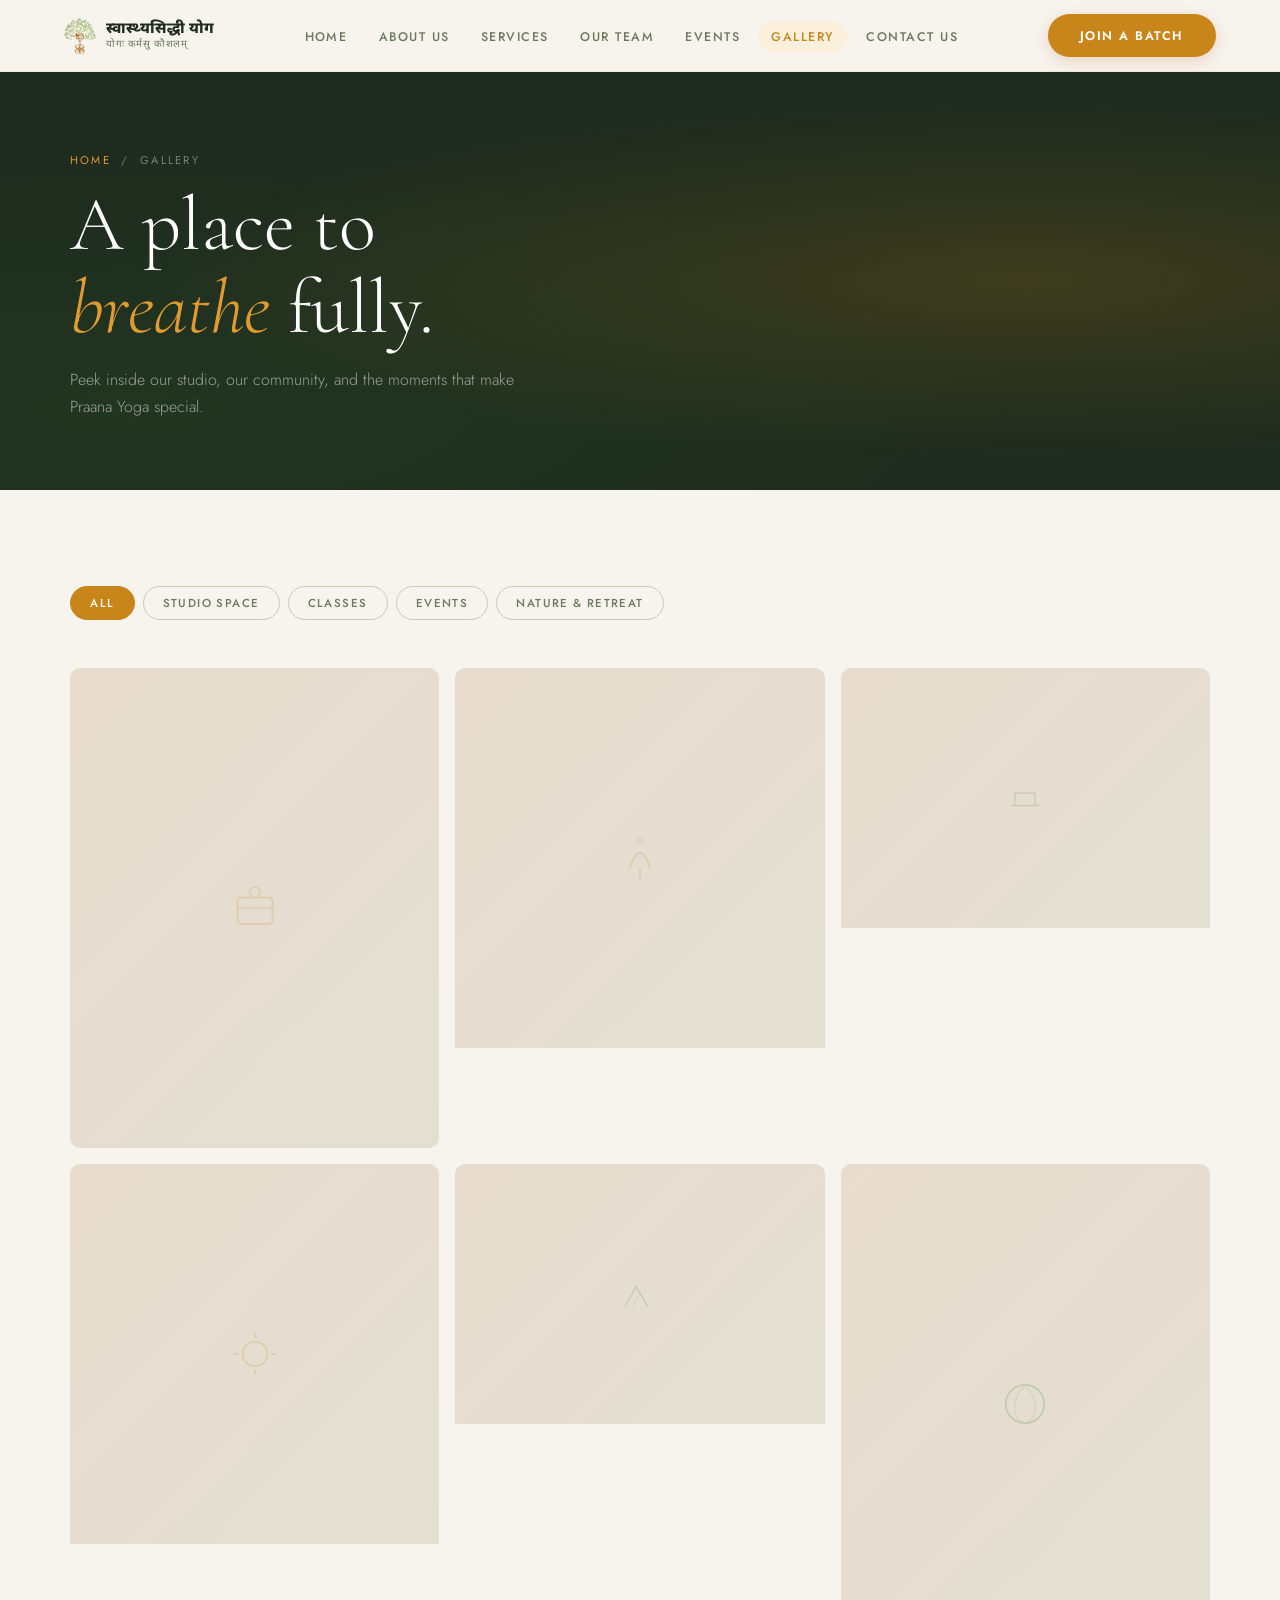
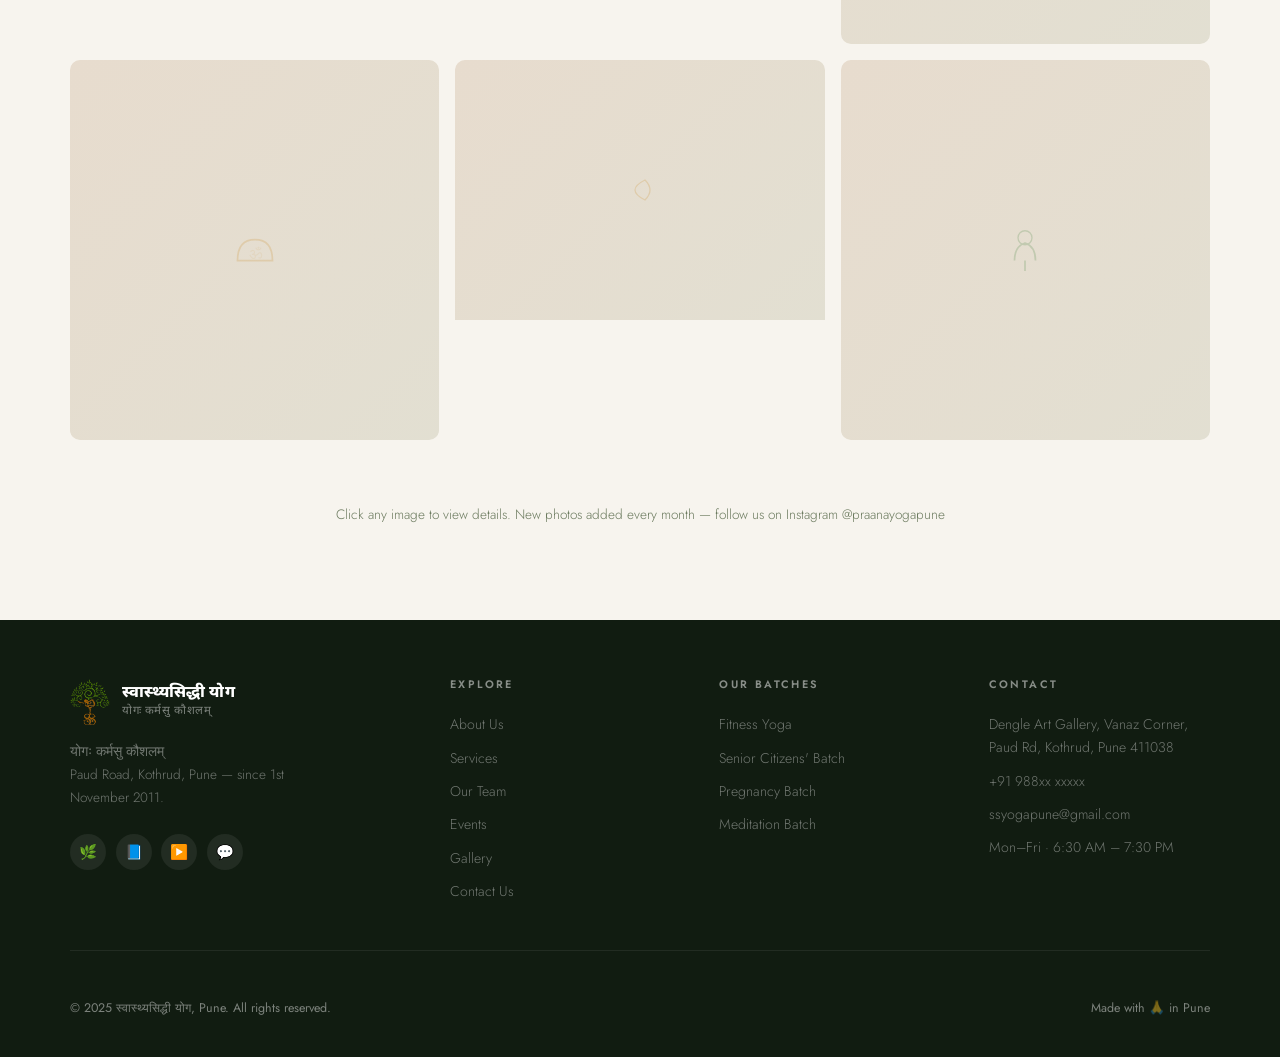
<file: gallery.html>
<!DOCTYPE html>
<html lang="en">
<head>
  <meta charset="UTF-8"/>
  <meta name="viewport" content="width=device-width, initial-scale=1.0"/>
  <title>Gallery · स्वास्थ्यसिद्धी योग</title>
  <link rel="stylesheet" href="style.css"/>
  <style>
    .gallery-filters {
      display: flex; gap: 0.5rem; flex-wrap: wrap;
      margin-bottom: 3rem;
    }
    .filter-btn {
      font-size: 0.72rem; font-weight: 500; letter-spacing: 0.12em;
      text-transform: uppercase; padding: 0.5rem 1.2rem;
      border-radius: 99px; border: 1.5px solid var(--sand-dk);
      background: transparent; color: var(--warm-gray); cursor: pointer;
      transition: all 0.2s;
    }
    .filter-btn:hover, .filter-btn.active {
      background: var(--terracotta); border-color: var(--terracotta);
      color: var(--white);
    }
    .gallery-caption {
      text-align: center; margin-top: 4rem;
      font-size: 0.85rem; font-weight: 300; color: var(--warm-gray);
    }
    /* Lightbox */
    .lightbox {
      display: none; position: fixed; inset: 0; z-index: 999;
      background: rgba(26,26,24,0.95);
      align-items: center; justify-content: center;
    }
    .lightbox.open { display: flex; }
    .lightbox-inner {
      max-width: 720px; width: 90%; text-align: center;
    }
    .lightbox-img {
      width: 100%; aspect-ratio: 4/3; border-radius: var(--radius-lg);
      overflow: hidden; background: var(--sand); margin-bottom: 1rem;
    }
    .lightbox-title { font-family: 'Cormorant Garamond', serif; font-size: 1.5rem; color: var(--white); margin-bottom: 0.25rem; }
    .lightbox-sub { font-size: 0.8rem; color: rgba(255,255,255,0.4); }
    .lightbox-close {
      position: absolute; top: 2rem; right: 2rem;
      background: none; border: none; color: rgba(255,255,255,0.6);
      font-size: 2rem; cursor: pointer; transition: color 0.2s;
    }
    .lightbox-close:hover { color: var(--white); }
  </style>
</head>
<body>
<div id="nav-holder"></div>
<div class="page-body">

  <div class="page-hero">
    <div class="page-hero-inner">
      <div class="breadcrumb"><a href="index.html">Home</a> &nbsp;/&nbsp; Gallery</div>
      <h1>A place to<br><em>breathe</em> fully.</h1>
      <p>Peek inside our studio, our community, and the moments that make Praana Yoga special.</p>
    </div>
  </div>

  <section class="section" style="background:var(--cream)">
    <div class="section-inner">
      <div class="gallery-filters reveal">
        <button class="filter-btn active" onclick="filterGallery('all', this)">All</button>
        <button class="filter-btn" onclick="filterGallery('studio', this)">Studio Space</button>
        <button class="filter-btn" onclick="filterGallery('classes', this)">Classes</button>
        <button class="filter-btn" onclick="filterGallery('events', this)">Events</button>
        <button class="filter-btn" onclick="filterGallery('nature', this)">Nature & Retreat</button>
      </div>

      <div class="gallery-masonry reveal" id="galleryGrid">

        <div class="gallery-item h3" data-cat="studio" onclick="openLightbox('The Main Practice Hall', 'Natural light, bamboo floors, and space for 20 students.')">
          <div class="ph"><svg width="56" height="56" viewBox="0 0 64 64" fill="none"><rect x="12" y="20" width="40" height="30" rx="4" stroke="#C8861A" stroke-width="2" fill="none"/><path d="M12 32 L52 32" stroke="#C8861A" stroke-width="1.5"/><circle cx="32" cy="14" r="6" stroke="#C8861A" stroke-width="1.5" fill="none"/></svg></div>
          <div class="gallery-item-overlay"><span>Main Practice Hall</span></div>
        </div>

        <div class="gallery-item h2" data-cat="classes" onclick="openLightbox('Vinyasa Flow Class', 'Morning Vinyasa with Rohan — the best start to any day.')">
          <div class="ph"><svg width="56" height="56" viewBox="0 0 64 64" fill="none"><path d="M20 44 Q32 8 44 44" stroke="#C8861A" stroke-width="2" fill="none"/><path d="M32 44 L32 56" stroke="#C8861A" stroke-width="2"/><circle cx="32" cy="12" r="5" fill="rgba(200,134,26,0.4)"/></svg></div>
          <div class="gallery-item-overlay"><span>Vinyasa Flow</span></div>
        </div>

        <div class="gallery-item h1" data-cat="studio" onclick="openLightbox('Reception & Tea Corner', 'Where students gather before and after class.')">
          <div class="ph"><svg width="40" height="40" viewBox="0 0 64 64" fill="none"><path d="M16 44 L16 24 L48 24 L48 44" stroke="#3A7D35" stroke-width="2" fill="none"/><path d="M10 44 L54 44" stroke="#3A7D35" stroke-width="2"/></svg></div>
          <div class="gallery-item-overlay"><span>Reception</span></div>
        </div>

        <div class="gallery-item h2" data-cat="events" onclick="openLightbox('Summer Solstice Sadhana 2024', '108 sun salutations at sunrise — unforgettable.')">
          <div class="ph"><svg width="56" height="56" viewBox="0 0 64 64" fill="none"><circle cx="32" cy="32" r="14" stroke="#C8861A" stroke-width="2" fill="none"/><line x1="32" y1="8" x2="32" y2="14" stroke="#C8861A" stroke-width="2"/><line x1="32" y1="50" x2="32" y2="56" stroke="#C8861A" stroke-width="2"/><line x1="8" y1="32" x2="14" y2="32" stroke="#C8861A" stroke-width="2"/><line x1="50" y1="32" x2="56" y2="32" stroke="#C8861A" stroke-width="2"/></svg></div>
          <div class="gallery-item-overlay"><span>Solstice Sadhana 2024</span></div>
        </div>

        <div class="gallery-item h1" data-cat="nature" onclick="openLightbox('Mahabaleshwar Retreat', 'The monsoon hills, morning mist, and shared silence.')">
          <div class="ph"><svg width="40" height="40" viewBox="0 0 64 64" fill="none"><path d="M8 52 L26 20 L44 52" stroke="#3A7D35" stroke-width="2" fill="none"/><path d="M20 52 L32 32 L44 52" stroke="#3A7D35" stroke-width="2" fill="none" opacity="0.5"/></svg></div>
          <div class="gallery-item-overlay"><span>Monsoon Retreat</span></div>
        </div>

        <div class="gallery-item h3" data-cat="classes" onclick="openLightbox('Pranayama Session', 'Priya leading the morning breathwork circle.')">
          <div class="ph"><svg width="56" height="56" viewBox="0 0 64 64" fill="none"><circle cx="32" cy="32" r="22" stroke="#3A7D35" stroke-width="2" fill="none"/><path d="M32 10 Q44 22 44 36 Q44 50 32 54 Q20 50 20 36 Q20 22 32 10Z" stroke="#3A7D35" stroke-width="1.5" fill="none" opacity="0.5"/></svg></div>
          <div class="gallery-item-overlay"><span>Pranayama</span></div>
        </div>

        <div class="gallery-item h2" data-cat="studio" onclick="openLightbox('Meditation Cave', 'Our dedicated meditation room — 8 cushions, complete silence.')">
          <div class="ph"><svg width="56" height="56" viewBox="0 0 64 64" fill="none"><path d="M12 44 Q12 20 32 20 Q52 20 52 44Z" stroke="#C8861A" stroke-width="2" fill="none"/><text x="32" y="42" text-anchor="middle" font-family="serif" font-size="18" fill="#C8861A" opacity="0.4">ॐ</text></svg></div>
          <div class="gallery-item-overlay"><span>Meditation Cave</span></div>
        </div>

        <div class="gallery-item h1" data-cat="events" onclick="openLightbox('Full Moon Sound Bath', 'Candlelight, Tibetan bowls, and 18 students in deep rest.')">
          <div class="ph"><svg width="40" height="40" viewBox="0 0 64 64" fill="none"><path d="M40 16 Q56 32 40 48 Q24 40 24 32 Q24 24 40 16Z" stroke="#C8861A" stroke-width="2" fill="none"/></svg></div>
          <div class="gallery-item-overlay"><span>Full Moon Sound Bath</span></div>
        </div>

        <div class="gallery-item h2" data-cat="nature" onclick="openLightbox('Herb Garden', 'Our rooftop herb garden — tulsi, ashwagandha, and lemongrass for post-class tea.')">
          <div class="ph"><svg width="56" height="56" viewBox="0 0 64 64" fill="none"><path d="M20 44 Q20 28 32 24 Q44 28 44 44" stroke="#3A7D35" stroke-width="2" fill="none"/><path d="M32 44 L32 56" stroke="#3A7D35" stroke-width="2"/><circle cx="32" cy="18" r="8" stroke="#3A7D35" stroke-width="1.5" fill="none"/></svg></div>
          <div class="gallery-item-overlay"><span>Herb Garden</span></div>
        </div>

      </div>

      <p class="gallery-caption reveal">Click any image to view details. New photos added every month — follow us on Instagram @praanayogapune</p>
    </div>
  </section>

</div>

<!-- Lightbox -->
<div class="lightbox" id="lightbox" onclick="closeLightbox(event)">
  <button class="lightbox-close" onclick="document.getElementById('lightbox').classList.remove('open')">✕</button>
  <div class="lightbox-inner">
    <div class="lightbox-img ph">
      <svg width="80" height="80" viewBox="0 0 64 64" fill="none"><text x="32" y="40" text-anchor="middle" font-family="serif" font-size="32" fill="rgba(200,134,26,0.3)">ॐ</text></svg>
    </div>
    <div class="lightbox-title" id="lbTitle"></div>
    <div class="lightbox-sub" id="lbSub"></div>
  </div>
</div>

<div id="footer-holder"></div>
<script src="shared.js"></script>
<script>
initPage('gallery.html');

function filterGallery(cat, btn) {
  document.querySelectorAll('.filter-btn').forEach(b => b.classList.remove('active'));
  btn.classList.add('active');
  document.querySelectorAll('.gallery-item').forEach(item => {
    if (cat === 'all' || item.dataset.cat === cat) {
      item.style.display = '';
    } else {
      item.style.display = 'none';
    }
  });
}

function openLightbox(title, sub) {
  document.getElementById('lbTitle').textContent = title;
  document.getElementById('lbSub').textContent = sub;
  document.getElementById('lightbox').classList.add('open');
}
function closeLightbox(e) {
  if (e.target === document.getElementById('lightbox')) {
    document.getElementById('lightbox').classList.remove('open');
  }
}
</script>
</body>
</html>
</file>
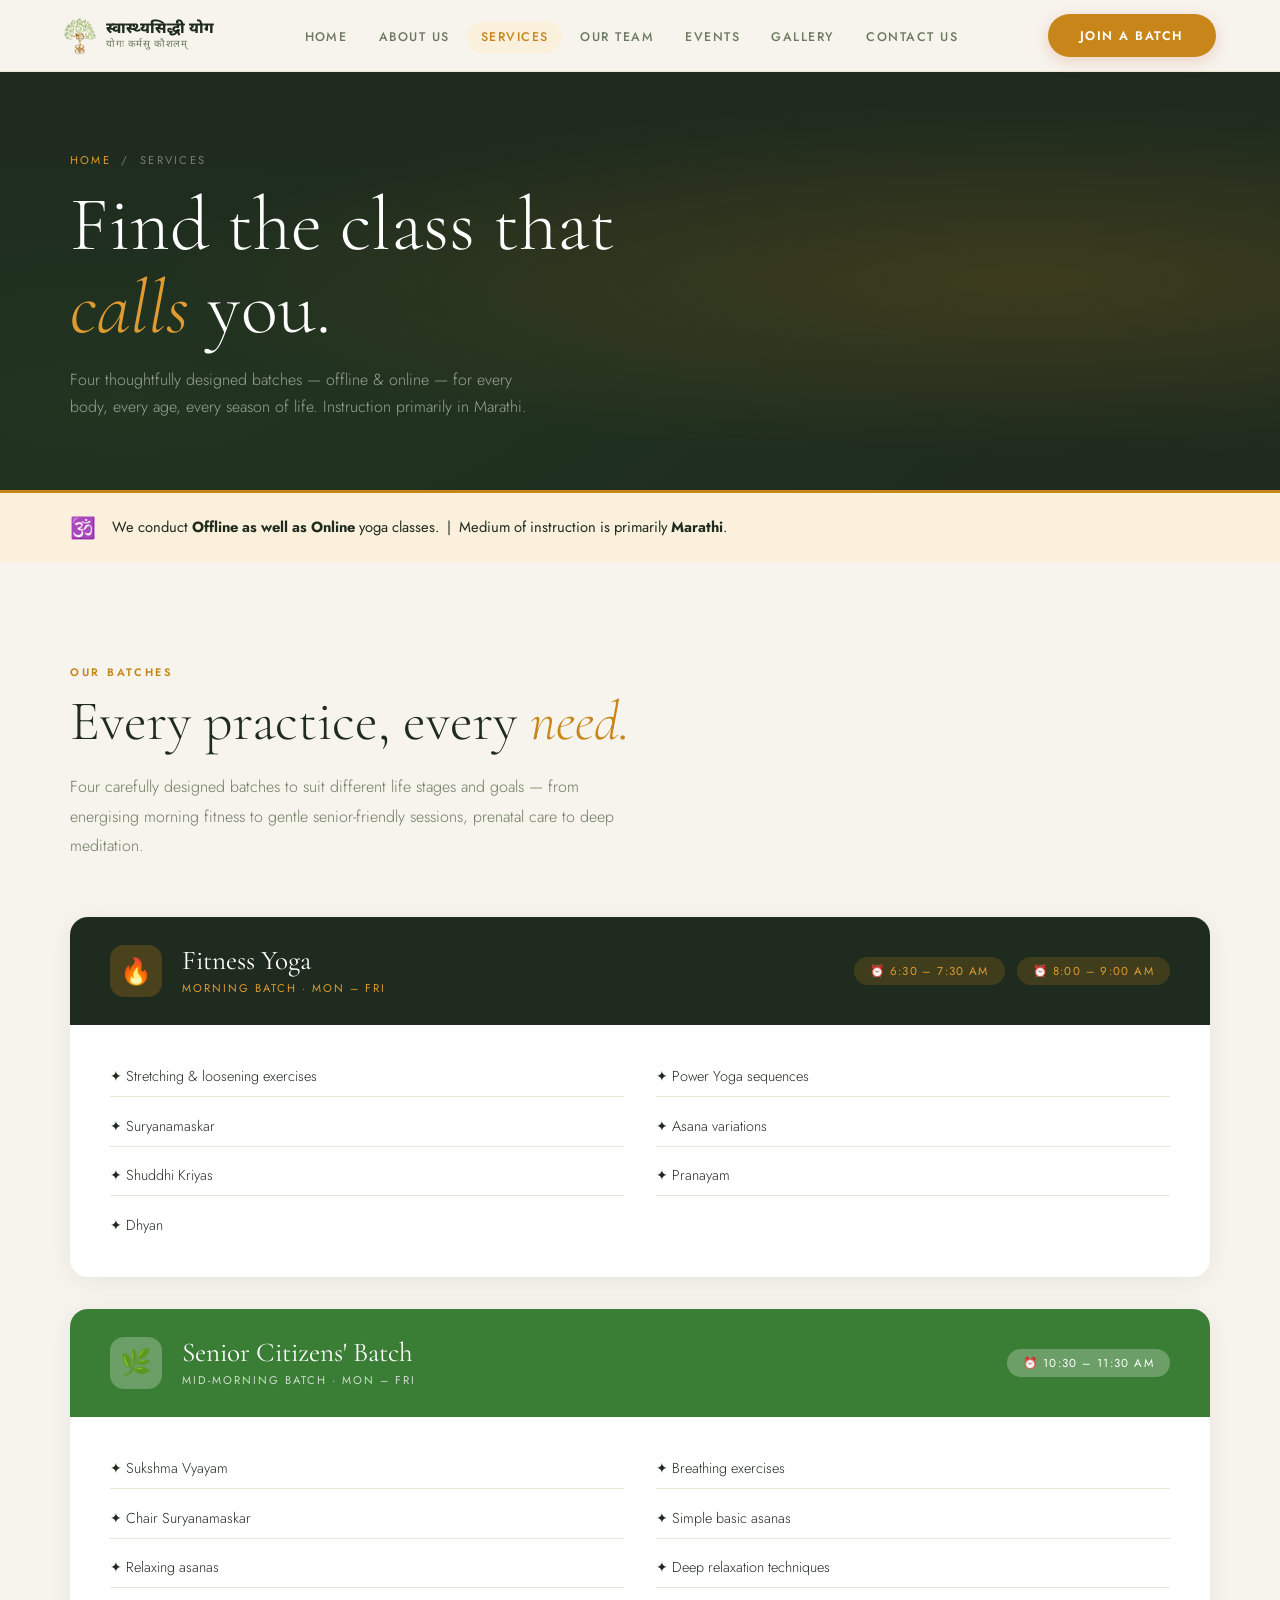
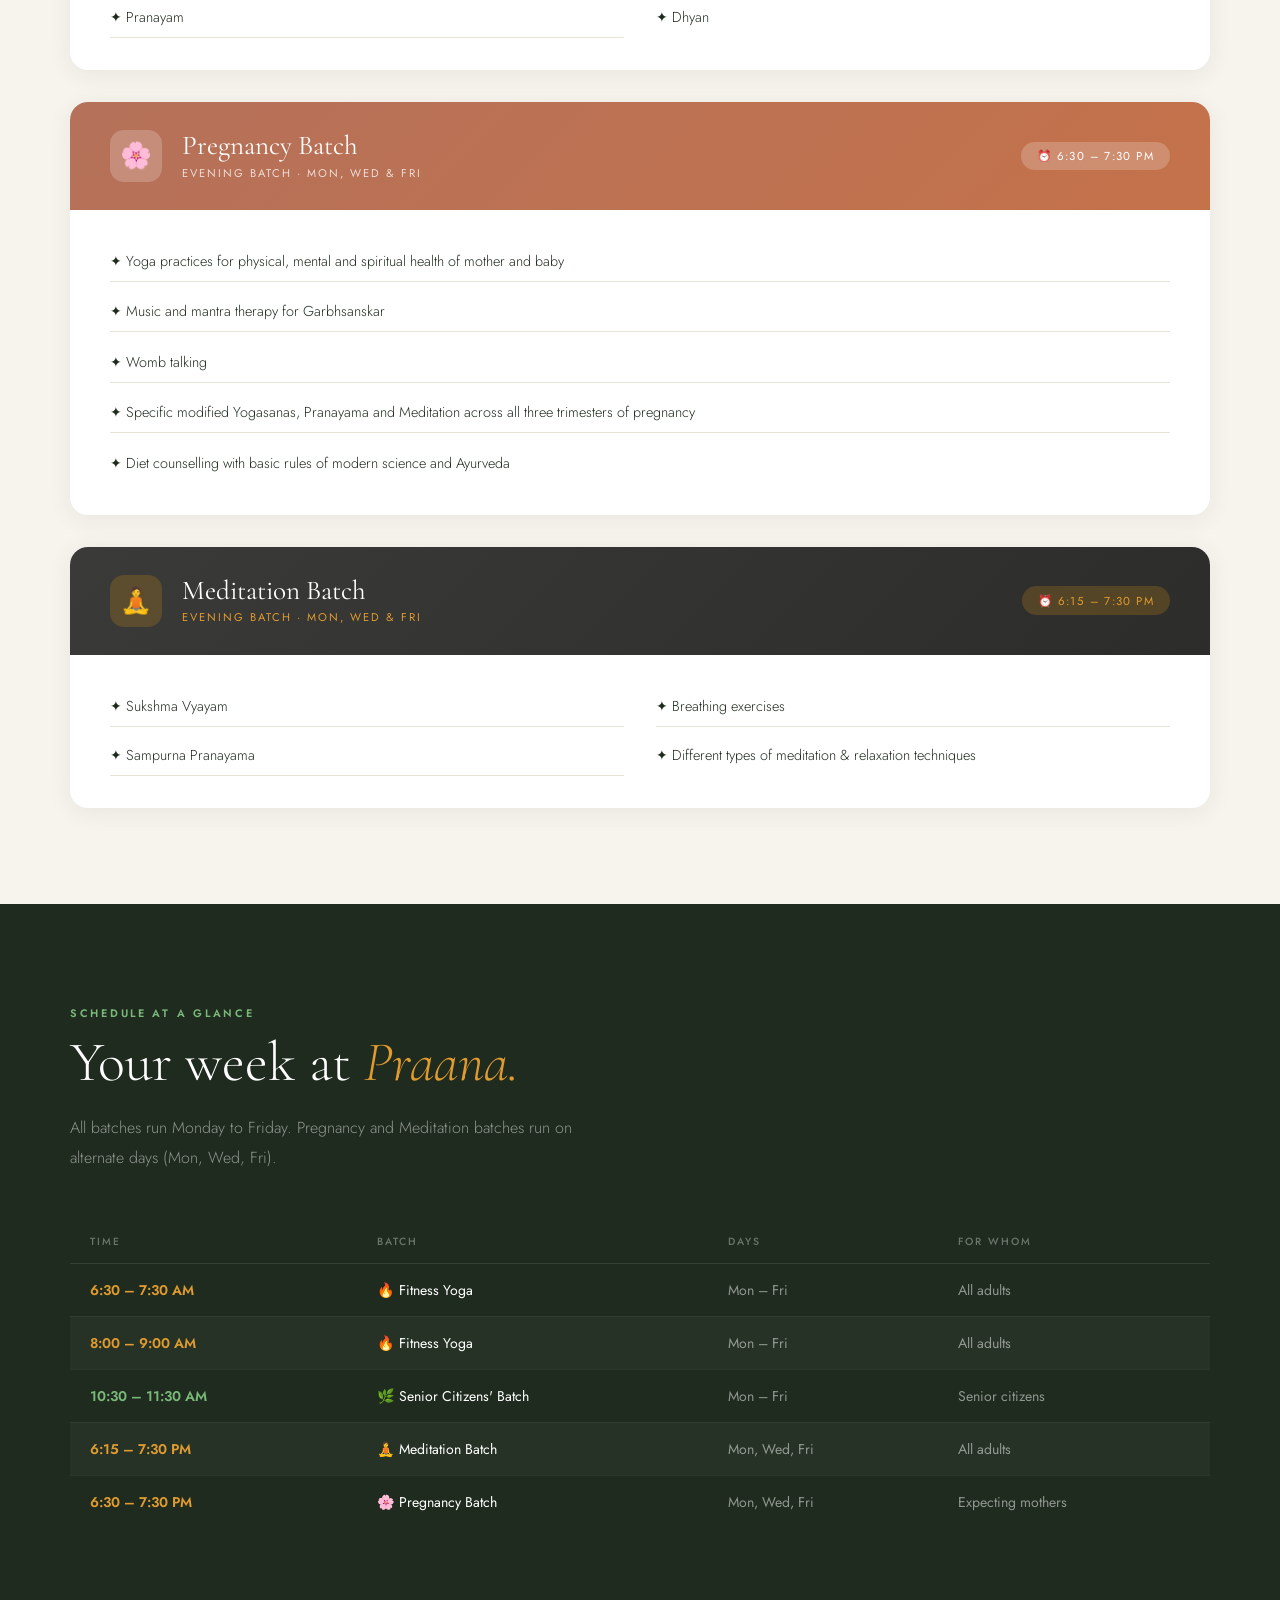
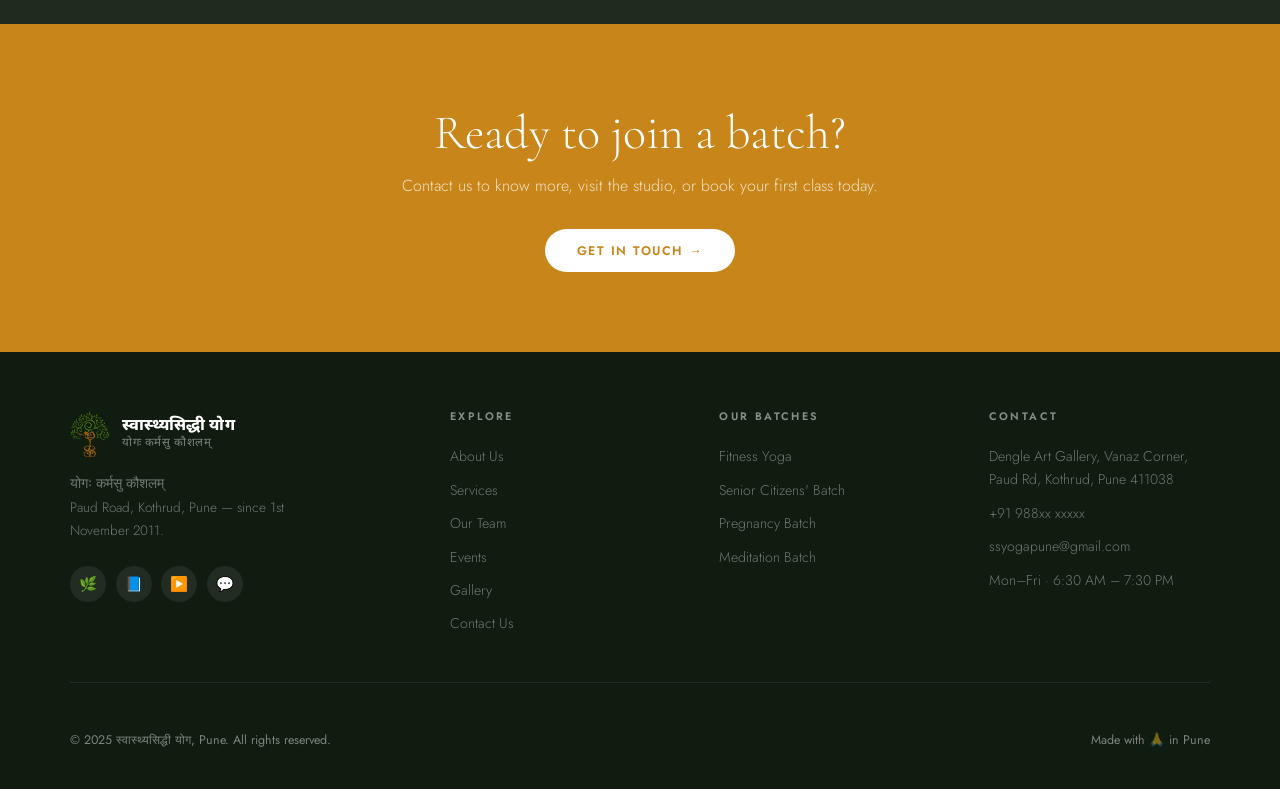
<file: services.html>
<!DOCTYPE html>
<html lang="en">
<head>
  <meta charset="UTF-8"/>
  <meta name="viewport" content="width=device-width, initial-scale=1.0"/>
  <title>Services · स्वास्थ्यसिद्धी योग</title>
  <link rel="stylesheet" href="style.css"/>
  <style>
    .batch-item {
      font-size: 0.9rem; font-weight: 300; color: var(--charcoal);
      line-height: 1.6; padding: 0.5rem 0;
      border-bottom: 1px solid var(--sand);
      display: flex; align-items: baseline; gap: 0.5rem;
    }
    .batch-item:last-child { border-bottom: none; }
    .batch-item-full { grid-column: 1 / -1; }
    @media (max-width: 640px) {
      .batch-item { grid-column: 1 / -1; }
      [style*="grid-template-columns:1fr 1fr"] { grid-template-columns: 1fr !important; }
    }
  </style>
</head>
<body>
<div id="nav-holder"></div>
<div class="page-body">

  <div class="page-hero">
    <div class="page-hero-inner">
      <div class="breadcrumb"><a href="index.html">Home</a> &nbsp;/&nbsp; Services</div>
      <h1>Find the class that<br><em>calls</em> you.</h1>
      <p>Four thoughtfully designed batches — offline &amp; online — for every body, every age, every season of life. Instruction primarily in Marathi.</p>
    </div>
  </div>

  <!-- ── MODE NOTICE BANNER ── -->
  <div style="background:var(--terr-pale); border-top:3px solid var(--terracotta); padding:1.25rem 5vw;">
    <div style="max-width:var(--max-w); margin:0 auto; display:flex; align-items:center; gap:1rem; flex-wrap:wrap;">
      <span style="font-size:1.3rem;">🕉️</span>
      <p style="font-size:0.92rem; font-weight:400; color:var(--charcoal); line-height:1.6;">
        We conduct <strong>Offline as well as Online</strong> yoga classes. &nbsp;|&nbsp;
        Medium of instruction is primarily <strong>Marathi</strong>.
      </p>
    </div>
  </div>

  <!-- ── BATCH CARDS ── -->
  <section class="section" style="background:var(--cream)">
    <div class="section-inner">
      <div class="reveal" style="max-width:600px; margin-bottom:3.5rem;">
        <span class="section-label">Our Batches</span>
        <h2 class="section-title">Every practice, every <em>need.</em></h2>
        <p class="section-body">Four carefully designed batches to suit different life stages and goals — from energising morning fitness to gentle senior-friendly sessions, prenatal care to deep meditation.</p>
      </div>

      <div style="display:flex; flex-direction:column; gap:2rem; max-width:var(--max-w);" class="reveal">

        <!-- ── BATCH 1: Fitness Yoga ── -->
        <div class="batch-card" style="background:var(--white); border-radius:18px; overflow:hidden; box-shadow:0 4px 24px rgba(30,43,30,0.07);">
          <div class="batch-header" style="background:var(--charcoal); padding:1.75rem 2.5rem; display:flex; align-items:center; justify-content:space-between; flex-wrap:wrap; gap:1rem;">
            <div style="display:flex; align-items:center; gap:1.25rem;">
              <div style="width:52px;height:52px;border-radius:14px;background:rgba(200,134,26,0.25);display:flex;align-items:center;justify-content:center;font-size:1.6rem;flex-shrink:0;">🔥</div>
              <div>
                <div style="font-family:'Cormorant Garamond',serif;font-size:1.7rem;font-weight:400;color:var(--white);line-height:1.1;">Fitness Yoga</div>
                <div style="font-size:0.7rem;letter-spacing:0.18em;text-transform:uppercase;color:var(--terr-lt);margin-top:0.2rem;">Morning Batch · Mon – Fri</div>
              </div>
            </div>
            <div style="display:flex;gap:0.75rem;flex-wrap:wrap;">
              <span style="background:rgba(200,134,26,0.2);color:var(--terr-lt);font-size:0.72rem;letter-spacing:0.12em;text-transform:uppercase;padding:0.4rem 1rem;border-radius:99px;">⏰ 6:30 – 7:30 AM</span>
              <span style="background:rgba(200,134,26,0.2);color:var(--terr-lt);font-size:0.72rem;letter-spacing:0.12em;text-transform:uppercase;padding:0.4rem 1rem;border-radius:99px;">⏰ 8:00 – 9:00 AM</span>
            </div>
          </div>
          <div style="padding:2rem 2.5rem; display:grid; grid-template-columns:1fr 1fr; gap:0.6rem 2rem;">
            <div class="batch-item">✦ Stretching &amp; loosening exercises</div>
            <div class="batch-item">✦ Power Yoga sequences</div>
            <div class="batch-item">✦ Suryanamaskar</div>
            <div class="batch-item">✦ Asana variations</div>
            <div class="batch-item">✦ Shuddhi Kriyas</div>
            <div class="batch-item">✦ Pranayam</div>
            <div class="batch-item">✦ Dhyan</div>
          </div>
        </div>

        <!-- ── BATCH 2: Senior Citizens ── -->
        <div class="batch-card" style="background:var(--white); border-radius:18px; overflow:hidden; box-shadow:0 4px 24px rgba(30,43,30,0.07);">
          <div class="batch-header" style="background:var(--sage); padding:1.75rem 2.5rem; display:flex; align-items:center; justify-content:space-between; flex-wrap:wrap; gap:1rem;">
            <div style="display:flex; align-items:center; gap:1.25rem;">
              <div style="width:52px;height:52px;border-radius:14px;background:rgba(255,255,255,0.25);display:flex;align-items:center;justify-content:center;font-size:1.6rem;flex-shrink:0;">🌿</div>
              <div>
                <div style="font-family:'Cormorant Garamond',serif;font-size:1.7rem;font-weight:400;color:var(--white);line-height:1.1;">Senior Citizens' Batch</div>
                <div style="font-size:0.7rem;letter-spacing:0.18em;text-transform:uppercase;color:rgba(255,255,255,0.75);margin-top:0.2rem;">Mid-Morning Batch · Mon – Fri</div>
              </div>
            </div>
            <span style="background:rgba(255,255,255,0.25);color:var(--white);font-size:0.72rem;letter-spacing:0.12em;text-transform:uppercase;padding:0.4rem 1rem;border-radius:99px;">⏰ 10:30 – 11:30 AM</span>
          </div>
          <div style="padding:2rem 2.5rem; display:grid; grid-template-columns:1fr 1fr; gap:0.6rem 2rem;">
            <div class="batch-item">✦ Sukshma Vyayam</div>
            <div class="batch-item">✦ Breathing exercises</div>
            <div class="batch-item">✦ Chair Suryanamaskar</div>
            <div class="batch-item">✦ Simple basic asanas</div>
            <div class="batch-item">✦ Relaxing asanas</div>
            <div class="batch-item">✦ Deep relaxation techniques</div>
            <div class="batch-item">✦ Pranayam</div>
            <div class="batch-item">✦ Dhyan</div>
          </div>
        </div>

        <!-- ── BATCH 3: Pregnancy ── -->
        <div class="batch-card" style="background:var(--white); border-radius:18px; overflow:hidden; box-shadow:0 4px 24px rgba(30,43,30,0.07);">
          <div class="batch-header" style="background:linear-gradient(135deg,#b5715a 0%,#c4724a 100%); padding:1.75rem 2.5rem; display:flex; align-items:center; justify-content:space-between; flex-wrap:wrap; gap:1rem;">
            <div style="display:flex; align-items:center; gap:1.25rem;">
              <div style="width:52px;height:52px;border-radius:14px;background:rgba(255,255,255,0.2);display:flex;align-items:center;justify-content:center;font-size:1.6rem;flex-shrink:0;">🌸</div>
              <div>
                <div style="font-family:'Cormorant Garamond',serif;font-size:1.7rem;font-weight:400;color:var(--white);line-height:1.1;">Pregnancy Batch</div>
                <div style="font-size:0.7rem;letter-spacing:0.18em;text-transform:uppercase;color:rgba(255,255,255,0.75);margin-top:0.2rem;">Evening Batch · Mon, Wed &amp; Fri</div>
              </div>
            </div>
            <span style="background:rgba(255,255,255,0.2);color:var(--white);font-size:0.72rem;letter-spacing:0.12em;text-transform:uppercase;padding:0.4rem 1rem;border-radius:99px;">⏰ 6:30 – 7:30 PM</span>
          </div>
          <div style="padding:2rem 2.5rem; display:flex; flex-direction:column; gap:0.65rem;">
            <div class="batch-item batch-item-full">✦ Yoga practices for physical, mental and spiritual health of mother and baby</div>
            <div class="batch-item batch-item-full">✦ Music and mantra therapy for Garbhsanskar</div>
            <div class="batch-item batch-item-full">✦ Womb talking</div>
            <div class="batch-item batch-item-full">✦ Specific modified Yogasanas, Pranayama and Meditation across all three trimesters of pregnancy</div>
            <div class="batch-item batch-item-full">✦ Diet counselling with basic rules of modern science and Ayurveda</div>
          </div>
        </div>

        <!-- ── BATCH 4: Meditation ── -->
        <div class="batch-card" style="background:var(--white); border-radius:18px; overflow:hidden; box-shadow:0 4px 24px rgba(30,43,30,0.07);">
          <div class="batch-header" style="background:linear-gradient(135deg,#3a3a38 0%,#2c2c2a 100%); padding:1.75rem 2.5rem; display:flex; align-items:center; justify-content:space-between; flex-wrap:wrap; gap:1rem;">
            <div style="display:flex; align-items:center; gap:1.25rem;">
              <div style="width:52px;height:52px;border-radius:14px;background:rgba(200,134,26,0.25);display:flex;align-items:center;justify-content:center;font-size:1.6rem;flex-shrink:0;">🧘</div>
              <div>
                <div style="font-family:'Cormorant Garamond',serif;font-size:1.7rem;font-weight:400;color:var(--white);line-height:1.1;">Meditation Batch</div>
                <div style="font-size:0.7rem;letter-spacing:0.18em;text-transform:uppercase;color:var(--terr-lt);margin-top:0.2rem;">Evening Batch · Mon, Wed &amp; Fri</div>
              </div>
            </div>
            <span style="background:rgba(200,134,26,0.25);color:var(--terr-lt);font-size:0.72rem;letter-spacing:0.12em;text-transform:uppercase;padding:0.4rem 1rem;border-radius:99px;">⏰ 6:15 – 7:30 PM</span>
          </div>
          <div style="padding:2rem 2.5rem; display:grid; grid-template-columns:1fr 1fr; gap:0.6rem 2rem;">
            <div class="batch-item">✦ Sukshma Vyayam</div>
            <div class="batch-item">✦ Breathing exercises</div>
            <div class="batch-item">✦ Sampurna Pranayama</div>
            <div class="batch-item">✦ Different types of meditation &amp; relaxation techniques</div>
          </div>
        </div>

      </div><!-- end flex column -->
    </div>
  </section>

  <!-- ── SCHEDULE AT A GLANCE ── -->
  <section class="section" style="background:var(--charcoal)">
    <div class="section-inner">
      <div class="reveal" style="max-width:560px; margin-bottom:3rem;">
        <span class="section-label" style="color:var(--sage-lt);">Schedule at a Glance</span>
        <h2 class="section-title light">Your week at <em>Praana.</em></h2>
        <p class="section-body" style="color:rgba(255,255,255,0.5);">All batches run Monday to Friday. Pregnancy and Meditation batches run on alternate days (Mon, Wed, Fri).</p>
      </div>
      <div style="max-width:var(--max-w); overflow-x:auto;" class="reveal">
        <table style="width:100%; border-collapse:collapse; font-size:0.88rem; min-width:560px;">
          <thead>
            <tr style="border-bottom:1px solid rgba(255,255,255,0.1);">
              <th style="text-align:left;padding:0.85rem 1.25rem;font-size:0.65rem;letter-spacing:0.2em;text-transform:uppercase;color:rgba(255,255,255,0.35);font-weight:500;white-space:nowrap;">Time</th>
              <th style="text-align:left;padding:0.85rem 1.25rem;font-size:0.65rem;letter-spacing:0.2em;text-transform:uppercase;color:rgba(255,255,255,0.35);font-weight:500;">Batch</th>
              <th style="text-align:left;padding:0.85rem 1.25rem;font-size:0.65rem;letter-spacing:0.2em;text-transform:uppercase;color:rgba(255,255,255,0.35);font-weight:500;">Days</th>
              <th style="text-align:left;padding:0.85rem 1.25rem;font-size:0.65rem;letter-spacing:0.2em;text-transform:uppercase;color:rgba(255,255,255,0.35);font-weight:500;">For Whom</th>
            </tr>
          </thead>
          <tbody>
            <tr style="border-bottom:1px solid rgba(255,255,255,0.06);">
              <td style="padding:1rem 1.25rem;color:var(--terr-lt);font-weight:600;white-space:nowrap;">6:30 – 7:30 AM</td>
              <td style="padding:1rem 1.25rem;color:var(--white);">🔥 Fitness Yoga</td>
              <td style="padding:1rem 1.25rem;color:rgba(255,255,255,0.5);">Mon – Fri</td>
              <td style="padding:1rem 1.25rem;color:rgba(255,255,255,0.5);">All adults</td>
            </tr>
            <tr style="border-bottom:1px solid rgba(255,255,255,0.06);background:rgba(255,255,255,0.03);">
              <td style="padding:1rem 1.25rem;color:var(--terr-lt);font-weight:600;white-space:nowrap;">8:00 – 9:00 AM</td>
              <td style="padding:1rem 1.25rem;color:var(--white);">🔥 Fitness Yoga</td>
              <td style="padding:1rem 1.25rem;color:rgba(255,255,255,0.5);">Mon – Fri</td>
              <td style="padding:1rem 1.25rem;color:rgba(255,255,255,0.5);">All adults</td>
            </tr>
            <tr style="border-bottom:1px solid rgba(255,255,255,0.06);">
              <td style="padding:1rem 1.25rem;color:var(--sage-lt);font-weight:600;white-space:nowrap;">10:30 – 11:30 AM</td>
              <td style="padding:1rem 1.25rem;color:var(--white);">🌿 Senior Citizens' Batch</td>
              <td style="padding:1rem 1.25rem;color:rgba(255,255,255,0.5);">Mon – Fri</td>
              <td style="padding:1rem 1.25rem;color:rgba(255,255,255,0.5);">Senior citizens</td>
            </tr>
            <tr style="border-bottom:1px solid rgba(255,255,255,0.06);background:rgba(255,255,255,0.03);">
              <td style="padding:1rem 1.25rem;color:var(--terr-lt);font-weight:600;white-space:nowrap;">6:15 – 7:30 PM</td>
              <td style="padding:1rem 1.25rem;color:var(--white);">🧘 Meditation Batch</td>
              <td style="padding:1rem 1.25rem;color:rgba(255,255,255,0.5);">Mon, Wed, Fri</td>
              <td style="padding:1rem 1.25rem;color:rgba(255,255,255,0.5);">All adults</td>
            </tr>
            <tr>
              <td style="padding:1rem 1.25rem;color:var(--terr-lt);font-weight:600;white-space:nowrap;">6:30 – 7:30 PM</td>
              <td style="padding:1rem 1.25rem;color:var(--white);">🌸 Pregnancy Batch</td>
              <td style="padding:1rem 1.25rem;color:rgba(255,255,255,0.5);">Mon, Wed, Fri</td>
              <td style="padding:1rem 1.25rem;color:rgba(255,255,255,0.5);">Expecting mothers</td>
            </tr>
          </tbody>
        </table>
      </div>
    </div>
  </section>

  <!-- ── CTA ── -->
  <div class="home-contact-strip reveal">
    <h2>Ready to join a batch?</h2>
    <p>Contact us to know more, visit the studio, or book your first class today.</p>
    <a class="btn btn-white" href="contact.html">Get in Touch →</a>
  </div>

</div>
<div id="footer-holder"></div>
<script src="shared.js"></script>
<script>initPage('services.html');</script>
</body>
</html>
</file>
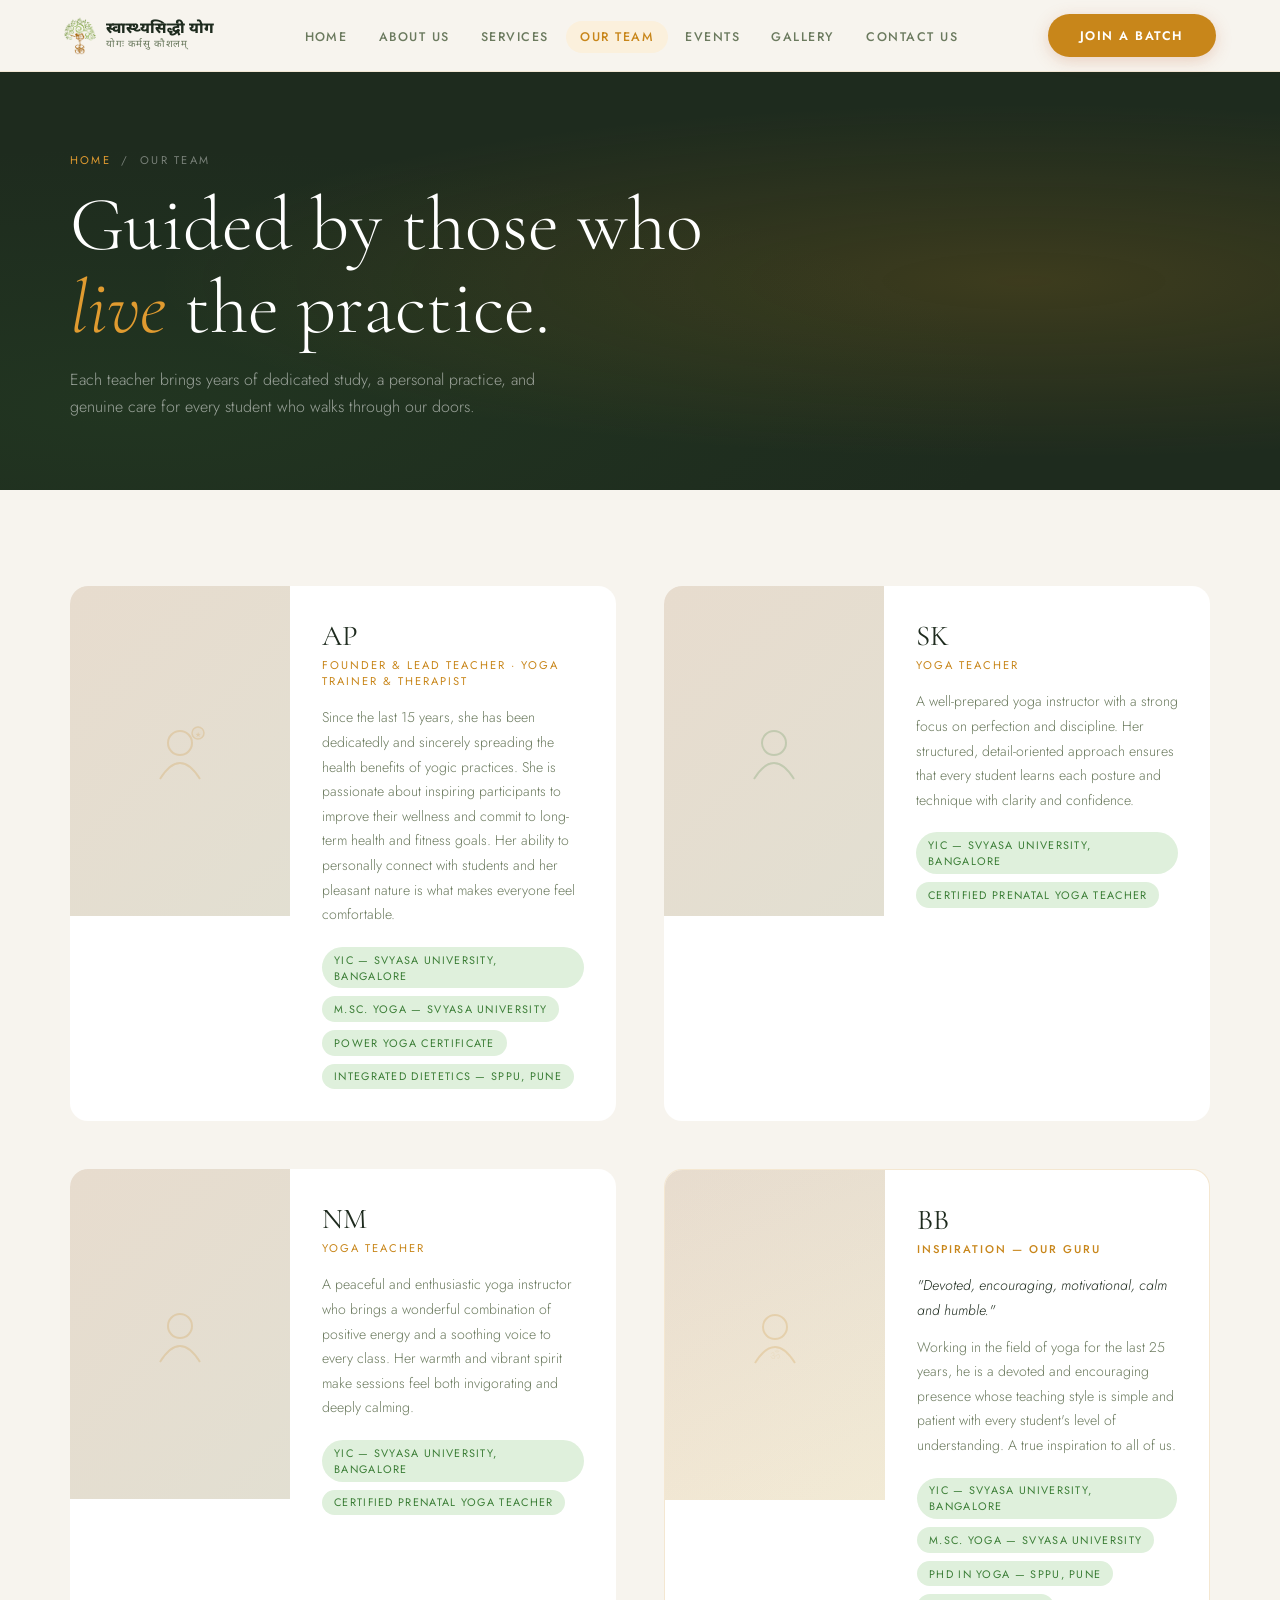
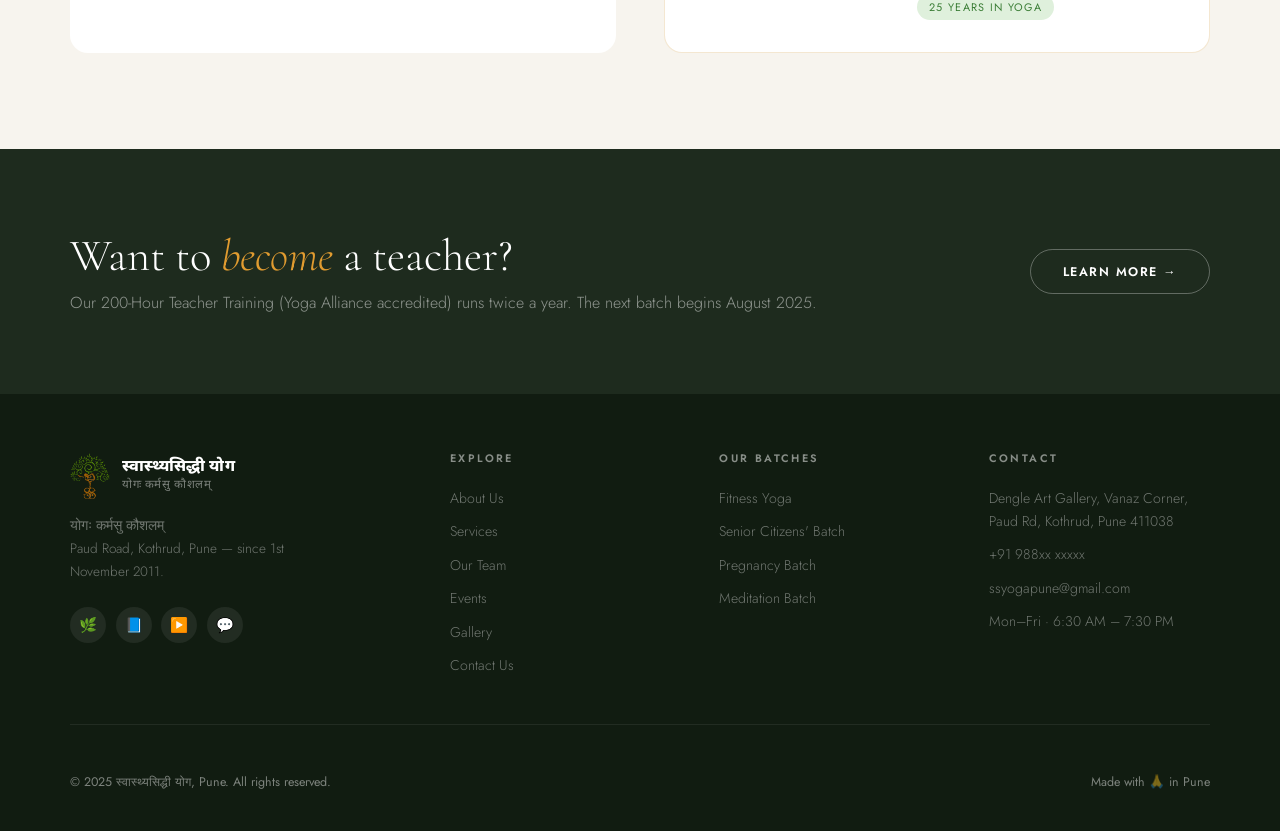
<file: team.html>
<!DOCTYPE html>
<html lang="en">
<head>
  <meta charset="UTF-8"/>
  <meta name="viewport" content="width=device-width, initial-scale=1.0"/>
  <title>Our Team · स्वास्थ्यसिद्धी योग</title>
  <link rel="stylesheet" href="style.css"/>
</head>
<body>
<div id="nav-holder"></div>
<div class="page-body">

  <div class="page-hero">
    <div class="page-hero-inner">
      <div class="breadcrumb"><a href="index.html">Home</a> &nbsp;/&nbsp; Our Team</div>
      <h1>Guided by those who<br><em>live</em> the practice.</h1>
      <p>Each teacher brings years of dedicated study, a personal practice, and genuine care for every student who walks through our doors.</p>
    </div>
  </div>

  <!-- Team Grid -->
  <section class="section" style="background:var(--cream)">
    <div class="section-inner">
      <div class="team-full-grid reveal">

        <!-- AP — Founder -->
        <div class="team-member-card">
          <div class="team-member-img ph">
            <svg width="64" height="64" viewBox="0 0 64 64" fill="none">
              <circle cx="32" cy="24" r="12" stroke="#C8861A" stroke-width="2" fill="none"/>
              <path d="M12 60 Q22 44 32 44 Q42 44 52 60" stroke="#C8861A" stroke-width="2" fill="none"/>
              <!-- founder star accent -->
              <circle cx="50" cy="14" r="6" fill="rgba(200,134,26,0.15)" stroke="#C8861A" stroke-width="1.5"/>
              <text x="50" y="18" text-anchor="middle" font-size="7" fill="#C8861A">★</text>
            </svg>
          </div>
          <div class="team-member-info">
            <div class="member-name">AP</div>
            <div class="member-role">Founder &amp; Lead Teacher · Yoga Trainer &amp; Therapist</div>
            <p class="member-bio">Since the last 15 years, she has been dedicatedly and sincerely spreading the health benefits of yogic practices. She is passionate about inspiring participants to improve their wellness and commit to long-term health and fitness goals. Her ability to personally connect with students and her pleasant nature is what makes everyone feel comfortable.</p>
            <div class="member-cert">
              <span class="cert-tag">YIC — Svyasa University, Bangalore</span>
              <span class="cert-tag">M.Sc. Yoga — Svyasa University</span>
              <span class="cert-tag">Power Yoga Certificate</span>
              <span class="cert-tag">Integrated Dietetics — SPPU, Pune</span>
            </div>
          </div>
        </div>

        <!-- SK — Yoga Teacher -->
        <div class="team-member-card">
          <div class="team-member-img ph">
            <svg width="64" height="64" viewBox="0 0 64 64" fill="none">
              <circle cx="32" cy="24" r="12" stroke="#3A7D35" stroke-width="2" fill="none"/>
              <path d="M12 60 Q22 44 32 44 Q42 44 52 60" stroke="#3A7D35" stroke-width="2" fill="none"/>
            </svg>
          </div>
          <div class="team-member-info">
            <div class="member-name">SK</div>
            <div class="member-role">Yoga Teacher</div>
            <p class="member-bio">A well-prepared yoga instructor with a strong focus on perfection and discipline. Her structured, detail-oriented approach ensures that every student learns each posture and technique with clarity and confidence.</p>
            <div class="member-cert">
              <span class="cert-tag">YIC — Svyasa University, Bangalore</span>
              <span class="cert-tag">Certified Prenatal Yoga Teacher</span>
            </div>
          </div>
        </div>

        <!-- NM — Yoga Teacher -->
        <div class="team-member-card">
          <div class="team-member-img ph">
            <svg width="64" height="64" viewBox="0 0 64 64" fill="none">
              <circle cx="32" cy="24" r="12" stroke="#C8861A" stroke-width="2" fill="none"/>
              <path d="M12 60 Q22 44 32 44 Q42 44 52 60" stroke="#C8861A" stroke-width="2" fill="none"/>
            </svg>
          </div>
          <div class="team-member-info">
            <div class="member-name">NM</div>
            <div class="member-role">Yoga Teacher</div>
            <p class="member-bio">A peaceful and enthusiastic yoga instructor who brings a wonderful combination of positive energy and a soothing voice to every class. Her warmth and vibrant spirit make sessions feel both invigorating and deeply calming.</p>
            <div class="member-cert">
              <span class="cert-tag">YIC — Svyasa University, Bangalore</span>
              <span class="cert-tag">Certified Prenatal Yoga Teacher</span>
            </div>
          </div>
        </div>

        <!-- BB — Guru / Inspiration -->
        <div class="team-member-card" style="border: 1.5px solid rgba(200,134,26,0.2);">
          <div class="team-member-img ph" style="background: linear-gradient(160deg, var(--sand) 0%, var(--terr-pale) 100%);">
            <svg width="64" height="64" viewBox="0 0 64 64" fill="none">
              <circle cx="32" cy="24" r="12" stroke="#C8861A" stroke-width="2" fill="none"/>
              <path d="M12 60 Q22 44 32 44 Q42 44 52 60" stroke="#C8861A" stroke-width="2" fill="none"/>
              <!-- Om symbol as guru accent -->
              <text x="32" y="56" text-anchor="middle" font-family="serif" font-size="12" fill="rgba(200,134,26,0.35)">ॐ</text>
            </svg>
          </div>
          <div class="team-member-info">
            <div class="member-name">BB</div>
            <div class="member-role" style="color:var(--terracotta); font-weight:500;">Inspiration — Our Guru</div>
            <p class="member-bio" style="font-style:italic; color:var(--charcoal); margin-bottom:0.75rem;">"Devoted, encouraging, motivational, calm and humble."</p>
            <p class="member-bio">Working in the field of yoga for the last 25 years, he is a devoted and encouraging presence whose teaching style is simple and patient with every student's level of understanding. A true inspiration to all of us.</p>
            <div class="member-cert">
              <span class="cert-tag">YIC — Svyasa University, Bangalore</span>
              <span class="cert-tag">M.Sc. Yoga — Svyasa University</span>
              <span class="cert-tag">PhD in Yoga — SPPU, Pune</span>
              <span class="cert-tag">25 Years in Yoga</span>
            </div>
          </div>
        </div>

      </div>
    </div>
  </section>

  <!-- Teacher Training CTA -->
  <section class="workshop-strip" style="padding:80px 5vw;">
    <div class="workshop-strip-inner">
      <div>
        <h2 style="font-family:'Cormorant Garamond',serif;font-size:clamp(1.8rem,3.5vw,2.8rem);color:var(--white);font-weight:300;">Want to <em style="color:var(--terr-lt);font-style:italic;">become</em> a teacher?</h2>
        <p style="color:rgba(255,255,255,0.5);font-weight:300;margin-top:0.5rem;">Our 200-Hour Teacher Training (Yoga Alliance accredited) runs twice a year. The next batch begins August 2025.</p>
      </div>
      <a class="btn btn-outline-light" href="contact.html">Learn More →</a>
    </div>
  </section>

</div>
<div id="footer-holder"></div>
<script src="shared.js"></script>
<script>initPage('team.html');</script>
</body>
</html>
</file>
<file: style.css>
/* ═══════════════════════════════════════════════
   PRAANA YOGA — SHARED STYLESHEET
   ═══════════════════════════════════════════════ */
@import url('https://fonts.googleapis.com/css2?family=Cormorant+Garamond:ital,wght@0,300;0,400;0,600;1,300;1,400;1,600&family=Jost:wght@300;400;500;600&family=Noto+Sans+Devanagari:wght@400;600;800&display=swap');

/* ── TOKENS — Option B: Logo-matched (saffron gold + forest green on warm linen) ── */
:root {
  --cream:     #F7F4EE;
  --sand:      #EAE4D8;
  --sand-dk:   #CFC8B8;
  --terracotta:#C8861A;
  --terr-lt:   #E09B30;
  --terr-pale: #FBF0DC;
  --sage:      #3A7D35;
  --sage-lt:   #7AB87A;
  --sage-pale: #DFF0DC;
  --charcoal:  #1E2B1E;
  --ink:       #111C11;
  --warm-gray: #6B7A5E;
  --warm-gray2:#96A484;
  --white:     #FFFFFF;
  --nav-h:     72px;
  --max-w:     1140px;
  --radius-sm: 4px;
  --radius:    10px;
  --radius-lg: 18px;
}

/* ── RESET ── */
*, *::before, *::after { box-sizing: border-box; margin: 0; padding: 0; }
html { scroll-behavior: smooth; font-size: 16px; }
body {
  font-family: 'Jost', sans-serif;
  background: var(--cream);
  color: var(--charcoal);
  overflow-x: hidden;
  -webkit-font-smoothing: antialiased;
}
img { display: block; max-width: 100%; }
a { text-decoration: none; }
button { font-family: inherit; }
::-webkit-scrollbar { width: 4px; }
::-webkit-scrollbar-track { background: var(--sand); }
::-webkit-scrollbar-thumb { background: var(--terracotta); border-radius: 99px; }

/* ── NAVIGATION ── */
.nav {
  position: fixed; top: 0; left: 0; right: 0; z-index: 200;
  height: var(--nav-h);
  display: flex; align-items: center; justify-content: space-between;
  padding: 0 5vw;
  background: rgba(247,244,238,0.94);
  backdrop-filter: blur(16px) saturate(1.4);
  border-bottom: 1px solid rgba(200,134,26,0.12);
  transition: box-shadow 0.3s;
}
.nav.scrolled { box-shadow: 0 4px 32px rgba(44,44,42,0.09); }

.nav-logo {
  font-family: 'Cormorant Garamond', serif;
  font-size: 1.6rem; font-weight: 600; letter-spacing: 0.03em;
  color: var(--charcoal);
}
.nav-logo span { color: var(--terracotta); }
.nav-logo-img img { display: block; }
/* Shrink name image on smaller screens */
@media (max-width: 820px) {
  .nav-logo-img img:last-child { display: none; }
}
@media (max-width: 480px) {
  .nav-logo-img img:first-child { height: 36px; }
}

.nav-links {
  display: flex; align-items: center; gap: 0.25rem;
  list-style: none;
}
.nav-links a {
  font-size: 0.78rem; font-weight: 500; letter-spacing: 0.12em;
  text-transform: uppercase; color: var(--warm-gray);
  padding: 0.45rem 0.85rem; border-radius: 99px;
  transition: color 0.2s, background 0.2s;
}
.nav-links a:hover { color: var(--terracotta); background: var(--terr-pale); }
.nav-links a.active { color: var(--terracotta); background: var(--terr-pale); }

.nav-cta {
  font-size: 0.78rem; font-weight: 600; letter-spacing: 0.12em;
  text-transform: uppercase; padding: 0.55rem 1.5rem;
  background: var(--terracotta); color: var(--white);
  border: none; border-radius: 99px; cursor: pointer;
  transition: background 0.2s, transform 0.15s, box-shadow 0.2s;
  box-shadow: 0 4px 16px rgba(196,114,74,0.28);
}
.nav-cta:hover { background: var(--terr-lt); transform: translateY(-1px); box-shadow: 0 6px 22px rgba(196,114,74,0.36); }

/* hamburger */
.hamburger {
  display: none; flex-direction: column; gap: 5px;
  cursor: pointer; background: none; border: none; padding: 4px;
}
.hamburger span { display: block; width: 24px; height: 2px; background: var(--charcoal); border-radius: 2px; transition: all 0.3s; }
.hamburger.open span:nth-child(1) { transform: translateY(7px) rotate(45deg); }
.hamburger.open span:nth-child(2) { opacity: 0; }
.hamburger.open span:nth-child(3) { transform: translateY(-7px) rotate(-45deg); }

.mobile-menu {
  display: none; position: fixed; top: var(--nav-h); left: 0; right: 0; z-index: 190;
  background: var(--cream); border-bottom: 1px solid var(--sand);
  padding: 1.5rem 5vw 2rem; flex-direction: column; gap: 0;
  box-shadow: 0 8px 32px rgba(44,44,42,0.1);
}
.mobile-menu.open { display: flex; }
.mobile-menu a {
  font-size: 0.95rem; font-weight: 400; letter-spacing: 0.1em;
  text-transform: uppercase; color: var(--charcoal);
  padding: 1rem 0; border-bottom: 1px solid var(--sand);
  transition: color 0.2s;
}
.mobile-menu a:last-child { border: none; }
.mobile-menu a:hover, .mobile-menu a.active { color: var(--terracotta); }

/* ── PAGE WRAPPER ── */
.page-body { padding-top: var(--nav-h); }

/* ── INNER PAGE HERO (non-home) ── */
.page-hero {
  background: var(--charcoal); color: var(--white);
  padding: 80px 5vw 70px;
  position: relative; overflow: hidden;
}
.page-hero::before {
  content: '';
  position: absolute; inset: 0;
  background: radial-gradient(ellipse at 80% 50%, rgba(200,134,26,0.18) 0%, transparent 60%),
              radial-gradient(ellipse at 10% 80%, rgba(58,125,53,0.12) 0%, transparent 55%);
}
.page-hero-inner { position: relative; max-width: var(--max-w); margin: 0 auto; }
.page-hero .breadcrumb {
  font-size: 0.7rem; letter-spacing: 0.2em; text-transform: uppercase;
  color: rgba(255,255,255,0.4); margin-bottom: 1rem;
}
.page-hero .breadcrumb a { color: var(--terr-lt); }
.page-hero h1 {
  font-family: 'Cormorant Garamond', serif;
  font-size: clamp(2.8rem, 6vw, 5rem); font-weight: 300; line-height: 1.08;
}
.page-hero h1 em { color: var(--terr-lt); font-style: italic; }
.page-hero p {
  margin-top: 1rem; font-size: 1rem; font-weight: 300;
  color: rgba(255,255,255,0.55); max-width: 480px; line-height: 1.7;
}

/* ── SECTION SHARED ── */
.section { padding: 96px 5vw; }
.section-inner { max-width: var(--max-w); margin: 0 auto; }
.section-label {
  display: inline-block; font-size: 0.68rem; font-weight: 600;
  letter-spacing: 0.25em; text-transform: uppercase;
  color: var(--terracotta); margin-bottom: 0.65rem;
}
.section-title {
  font-family: 'Cormorant Garamond', serif;
  font-size: clamp(2rem, 4.5vw, 3.5rem);
  font-weight: 300; line-height: 1.1; color: var(--charcoal);
  margin-bottom: 1.25rem;
}
.section-title em { font-style: italic; color: var(--terracotta); }
.section-title.light { color: var(--white); }
.section-title.light em { color: var(--terr-lt); }
.section-body {
  font-size: 1rem; font-weight: 300; line-height: 1.85;
  color: var(--warm-gray); max-width: 560px;
}

/* ── BUTTONS ── */
.btn {
  display: inline-block; font-size: 0.78rem; font-weight: 600;
  letter-spacing: 0.12em; text-transform: uppercase;
  padding: 0.8rem 2rem; border-radius: 99px; cursor: pointer;
  transition: all 0.2s; border: none;
}
.btn-primary {
  background: var(--terracotta); color: var(--white);
  box-shadow: 0 4px 18px rgba(196,114,74,0.28);
}
.btn-primary:hover { background: var(--terr-lt); transform: translateY(-2px); box-shadow: 0 8px 28px rgba(196,114,74,0.35); }
.btn-outline {
  background: transparent; color: var(--charcoal);
  border: 1.5px solid rgba(44,44,42,0.22);
}
.btn-outline:hover { border-color: var(--terracotta); color: var(--terracotta); transform: translateY(-2px); }
.btn-outline-light {
  background: transparent; color: var(--white);
  border: 1.5px solid rgba(255,255,255,0.3);
}
.btn-outline-light:hover { border-color: var(--terr-lt); color: var(--terr-lt); transform: translateY(-2px); }

/* ── PLACEHOLDER IMAGE ── */
.ph {
  background: var(--sand); display: flex; align-items: center;
  justify-content: center; overflow: hidden; position: relative;
}
.ph::after {
  content: ''; position: absolute; inset: 0;
  background: linear-gradient(135deg, rgba(196,114,74,0.07) 0%, rgba(122,158,126,0.07) 100%);
}
.ph svg { opacity: 0.2; position: relative; z-index: 1; }

/* ── DIVIDER ── */
.divider { width: 48px; height: 2px; background: var(--terracotta); border-radius: 2px; margin: 1.5rem 0; }

/* ── CARD SHARED ── */
.card {
  background: var(--white); border-radius: var(--radius-lg);
  overflow: hidden; transition: transform 0.35s, box-shadow 0.35s;
}
.card:hover { transform: translateY(-6px); box-shadow: 0 20px 56px rgba(44,44,42,0.11); }

/* ── REVEAL ON SCROLL ── */
.reveal { opacity: 0; transform: translateY(28px); transition: opacity 0.7s ease, transform 0.7s ease; }
.reveal.visible { opacity: 1; transform: none; }
.reveal-delay-1 { transition-delay: 0.1s; }
.reveal-delay-2 { transition-delay: 0.2s; }
.reveal-delay-3 { transition-delay: 0.3s; }
.reveal-delay-4 { transition-delay: 0.4s; }
.reveal-delay-5 { transition-delay: 0.5s; }

/* ── FOOTER ── */
footer {
  background: var(--ink); color: rgba(255,255,255,0.45);
  padding: 3.5rem 5vw 2.5rem;
}
.footer-top {
  display: grid; grid-template-columns: 1.5fr 1fr 1fr 1fr;
  gap: 3rem; max-width: var(--max-w); margin: 0 auto 3rem;
  padding-bottom: 3rem; border-bottom: 1px solid rgba(255,255,255,0.07);
}
.footer-logo {
  font-family: 'Cormorant Garamond', serif;
  font-size: 1.6rem; font-weight: 600; color: var(--white); margin-bottom: 0.75rem;
}
.footer-logo span { color: var(--terr-lt); }
.footer-tagline { font-size: 0.85rem; font-weight: 300; line-height: 1.7; color: rgba(255,255,255,0.4); max-width: 220px; margin-bottom: 1.5rem; }
.footer-social { display: flex; gap: 0.6rem; }
.footer-social a {
  width: 36px; height: 36px; border-radius: 50%;
  background: rgba(255,255,255,0.07); display: flex; align-items: center; justify-content: center;
  font-size: 0.9rem; transition: background 0.2s;
}
.footer-social a:hover { background: var(--terracotta); }
.footer-col h4 {
  font-size: 0.68rem; font-weight: 600; letter-spacing: 0.22em;
  text-transform: uppercase; color: rgba(255,255,255,0.5);
  margin-bottom: 1.25rem;
}
.footer-col ul { list-style: none; display: flex; flex-direction: column; gap: 0.65rem; }
.footer-col ul a { font-size: 0.88rem; font-weight: 300; color: rgba(255,255,255,0.4); transition: color 0.2s; }
.footer-col ul a:hover { color: var(--terr-lt); }
.footer-bottom {
  max-width: var(--max-w); margin: 0 auto;
  display: flex; justify-content: space-between; align-items: center;
  font-size: 0.78rem; flex-wrap: wrap; gap: 0.5rem;
}

/* ── BADGE ── */
.badge {
  display: inline-block; font-size: 0.68rem; font-weight: 600;
  letter-spacing: 0.18em; text-transform: uppercase;
  padding: 0.35rem 1rem; border-radius: 99px;
  border: 1px solid rgba(196,114,74,0.35); color: var(--terracotta);
  margin-bottom: 1.5rem;
}

/* ══════════════════════════════════════════
   HOME PAGE SPECIFICS
═══════════════════════════════════════════ */
.hero {
  min-height: 100svh; position: relative; overflow: hidden;
  display: grid; place-items: center;
  background: var(--cream);
}
.hero-bg {
  position: absolute; inset: 0; z-index: 0;
}
.hero-bg-svg {
  position: absolute; right: 0; top: 0; bottom: 0;
  width: 52%; height: 100%; opacity: 1;
}
.hero-glow {
  position: absolute; border-radius: 50%; pointer-events: none;
}
.hero-glow.g1 {
  width: 600px; height: 600px;
  background: radial-gradient(circle, rgba(200,134,26,0.12) 0%, transparent 70%);
  top: -150px; right: 100px;
  animation: gfloat1 9s ease-in-out infinite;
}
.hero-glow.g2 {
  width: 400px; height: 400px;
  background: radial-gradient(circle, rgba(122,158,126,0.14) 0%, transparent 70%);
  bottom: 50px; left: -60px;
  animation: gfloat2 11s ease-in-out infinite;
}
@keyframes gfloat1 { 0%,100%{transform:translate(0,0)} 50%{transform:translate(-25px,20px)} }
@keyframes gfloat2 { 0%,100%{transform:translate(0,0)} 50%{transform:translate(20px,-20px)} }

.hero-inner {
  position: relative; z-index: 1;
  max-width: var(--max-w); width: 100%;
  padding: 80px 5vw 60px;
  display: grid; grid-template-columns: 1fr 1fr; gap: 4rem; align-items: center;
}
.hero-text .badge { animation: fadeUp 0.9s 0.1s both; }
.hero-text h1 {
  font-family: 'Cormorant Garamond', serif;
  font-size: clamp(3rem, 6.5vw, 5.8rem);
  font-weight: 300; line-height: 1.04; letter-spacing: -0.01em;
  color: var(--charcoal); margin-bottom: 1.5rem;
  animation: fadeUp 0.9s 0.2s both;
}
.hero-text h1 em { color: var(--terracotta); font-style: italic; }
.hero-text p {
  font-size: 1.05rem; font-weight: 300; line-height: 1.8;
  color: var(--warm-gray); max-width: 420px; margin-bottom: 2.5rem;
  animation: fadeUp 0.9s 0.3s both;
}
.hero-actions { display: flex; gap: 1rem; flex-wrap: wrap; animation: fadeUp 0.9s 0.4s both; }
.hero-img-col { animation: fadeUp 0.9s 0.2s both; }
.hero-img-frame {
  position: relative;
}
.hero-img-main {
  width: 100%; aspect-ratio: 4/5; border-radius: var(--radius-lg);
  overflow: hidden; position: relative;
}
.hero-img-badge {
  position: absolute; bottom: -20px; left: -24px;
  background: var(--white); border-radius: var(--radius-lg);
  padding: 1rem 1.5rem;
  box-shadow: 0 12px 40px rgba(44,44,42,0.13);
  display: flex; align-items: center; gap: 0.75rem;
  animation: fadeUp 0.9s 0.5s both;
}
.hero-img-badge .num {
  font-family: 'Cormorant Garamond', serif;
  font-size: 2.2rem; font-weight: 600; color: var(--terracotta); line-height: 1;
}
.hero-img-badge .lbl { font-size: 0.75rem; font-weight: 400; line-height: 1.3; color: var(--warm-gray); }
.hero-img-badge .lbl strong { display: block; font-weight: 600; color: var(--charcoal); }

.hero-floater {
  position: absolute; top: 24px; right: -20px;
  background: var(--terracotta); color: var(--white);
  border-radius: var(--radius); padding: 0.8rem 1rem;
  box-shadow: 0 8px 28px rgba(196,114,74,0.35);
  text-align: center; animation: fadeUp 0.9s 0.6s both;
}
.hero-floater .f-num { font-family: 'Cormorant Garamond', serif; font-size: 1.8rem; font-weight: 600; line-height: 1; }
.hero-floater .f-lbl { font-size: 0.62rem; letter-spacing: 0.15em; text-transform: uppercase; opacity: 0.85; }

@keyframes fadeUp {
  from { opacity: 0; transform: translateY(36px); }
  to   { opacity: 1; transform: translateY(0); }
}

/* home quick stats bar */
.stats-bar {
  background: var(--charcoal); padding: 2rem 5vw;
}
.stats-bar-inner {
  max-width: var(--max-w); margin: 0 auto;
  display: grid; grid-template-columns: repeat(4,1fr);
  gap: 2rem; text-align: center;
}
.stat-item .num {
  font-family: 'Cormorant Garamond', serif;
  font-size: 2.6rem; font-weight: 600; color: var(--terr-lt); line-height: 1;
}
.stat-item .lbl {
  font-size: 0.72rem; letter-spacing: 0.18em; text-transform: uppercase;
  color: rgba(255,255,255,0.4); margin-top: 0.3rem;
}

/* home about strip */
.home-about { background: var(--white); }
.home-about-grid {
  display: grid; grid-template-columns: 1fr 1fr;
  gap: 5vw; align-items: center; max-width: var(--max-w); margin: 0 auto;
}
.about-img-stack { position: relative; }
.about-img-main-wrap { width: 100%; aspect-ratio: 4/5; border-radius: var(--radius-lg); overflow: hidden; }
.about-accent-img {
  position: absolute; bottom: -28px; right: -28px;
  width: 44%; aspect-ratio: 1; border-radius: var(--radius);
  overflow: hidden; border: 6px solid var(--white);
  box-shadow: 0 12px 40px rgba(44,44,42,0.12);
}

/* home services preview */
.home-services { background: var(--cream); }
.services-preview-grid {
  display: grid; grid-template-columns: repeat(3, 1fr);
  gap: 1.5rem; max-width: var(--max-w); margin: 3rem auto 0;
}
.svc-preview-card {
  background: var(--white); border-radius: var(--radius-lg);
  padding: 2rem 1.75rem;
  transition: transform 0.3s, box-shadow 0.3s; cursor: default;
  border-bottom: 3px solid transparent;
}
.svc-preview-card:hover { transform: translateY(-5px); box-shadow: 0 16px 44px rgba(44,44,42,0.09); border-bottom-color: var(--terracotta); }
.svc-icon { font-size: 1.6rem; margin-bottom: 1rem; }
.svc-name { font-family: 'Cormorant Garamond', serif; font-size: 1.45rem; margin-bottom: 0.5rem; }
.svc-short { font-size: 0.88rem; font-weight: 300; line-height: 1.6; color: var(--warm-gray); margin-bottom: 1rem; }
.svc-tag { font-size: 0.68rem; letter-spacing: 0.18em; text-transform: uppercase; color: var(--sage); }

/* home team preview */
.home-team { background: var(--white); }
.team-preview-grid {
  display: grid; grid-template-columns: repeat(4, 1fr);
  gap: 2rem; max-width: var(--max-w); margin: 3rem auto 0;
}
.team-thumb { text-align: center; }
.team-thumb-img { width: 100%; aspect-ratio: 1; border-radius: 50%; overflow: hidden; margin-bottom: 1rem; transition: transform 0.3s; }
.team-thumb:hover .team-thumb-img { transform: scale(1.04); }
.team-thumb-name { font-family: 'Cormorant Garamond', serif; font-size: 1.15rem; }
.team-thumb-role { font-size: 0.7rem; letter-spacing: 0.15em; text-transform: uppercase; color: var(--terracotta); margin-top: 0.2rem; }

/* home events preview */
.home-events { background: var(--charcoal); }
.events-preview-list { max-width: var(--max-w); margin: 3rem auto 0; display: flex; flex-direction: column; gap: 1px; }
.event-row {
  display: grid; grid-template-columns: 120px 1fr auto;
  gap: 2rem; align-items: center;
  padding: 1.75rem 2rem; background: rgba(255,255,255,0.04);
  border-radius: 2px; transition: background 0.3s;
}
.event-row:hover { background: rgba(255,255,255,0.07); }
.event-date-badge { text-align: center; }
.event-date-badge .day { font-family: 'Cormorant Garamond', serif; font-size: 2.5rem; font-weight: 600; color: var(--terr-lt); line-height: 1; }
.event-date-badge .month { font-size: 0.68rem; letter-spacing: 0.2em; text-transform: uppercase; color: rgba(255,255,255,0.4); }
.event-info .event-title { font-family: 'Cormorant Garamond', serif; font-size: 1.4rem; color: var(--white); margin-bottom: 0.3rem; }
.event-info .event-meta { font-size: 0.8rem; color: rgba(255,255,255,0.4); }
.event-tag { font-size: 0.68rem; letter-spacing: 0.15em; text-transform: uppercase; color: var(--sage-lt); background: rgba(122,158,126,0.15); padding: 0.35rem 0.9rem; border-radius: 99px; }

/* home gallery strip */
.home-gallery { background: var(--cream); }
.gallery-strip { display: grid; grid-template-columns: repeat(5, 1fr); gap: 12px; max-width: var(--max-w); margin: 3rem auto 0; }
.gallery-strip-item { aspect-ratio: 1; border-radius: var(--radius); overflow: hidden; cursor: pointer; transition: transform 0.3s, box-shadow 0.3s; }
.gallery-strip-item:first-child { grid-column: span 2; aspect-ratio: unset; }
.gallery-strip-item:hover { transform: scale(1.03); box-shadow: 0 12px 36px rgba(44,44,42,0.12); }
.gallery-strip-item .ph { width: 100%; height: 100%; min-height: 160px; }

/* home contact strip */
.home-contact-strip {
  background: var(--terracotta);
  padding: 80px 5vw; text-align: center;
}
.home-contact-strip h2 { font-family: 'Cormorant Garamond', serif; font-size: clamp(2rem, 4vw, 3rem); color: var(--white); font-weight: 300; margin-bottom: 0.75rem; }
.home-contact-strip p { color: rgba(255,255,255,0.75); font-weight: 300; max-width: 480px; margin: 0 auto 2rem; }
.btn-white { background: var(--white); color: var(--terracotta); }
.btn-white:hover { background: var(--cream); transform: translateY(-2px); }

/* ══════════════════════════════════════════
   ABOUT PAGE
═══════════════════════════════════════════ */
.about-story-grid { display: grid; grid-template-columns: 1fr 1fr; gap: 5vw; align-items: center; max-width: var(--max-w); margin: 0 auto; }
.about-img-duo { display: grid; grid-template-columns: 1fr 1fr; gap: 16px; }
.about-img-duo .img-block { border-radius: var(--radius-lg); overflow: hidden; }
.about-img-duo .img-block:first-child { margin-top: 40px; aspect-ratio: 3/4; }
.about-img-duo .img-block:last-child { aspect-ratio: 3/4; }
.about-img-duo .ph { width: 100%; height: 100%; }
.about-values { background: var(--sand); }
.values-grid { display: grid; grid-template-columns: repeat(3,1fr); gap: 2rem; max-width: var(--max-w); margin: 3rem auto 0; }
.value-card { background: var(--white); border-radius: var(--radius-lg); padding: 2rem; }
.value-icon { font-size: 2rem; margin-bottom: 1rem; }
.value-title { font-family: 'Cormorant Garamond', serif; font-size: 1.35rem; margin-bottom: 0.5rem; }
.value-desc { font-size: 0.88rem; font-weight: 300; line-height: 1.7; color: var(--warm-gray); }
.about-timeline { background: var(--white); }
.timeline { max-width: 720px; margin: 3rem auto 0; position: relative; }
.timeline::before { content: ''; position: absolute; left: 20px; top: 0; bottom: 0; width: 1px; background: var(--sand-dk); }
.tl-item { display: grid; grid-template-columns: 60px 1fr; gap: 1.5rem; margin-bottom: 2.5rem; position: relative; }
.tl-dot { width: 40px; height: 40px; border-radius: 50%; background: var(--terr-pale); border: 2px solid var(--terracotta); display: flex; align-items: center; justify-content: center; font-family: 'Cormorant Garamond', serif; font-size: 0.78rem; font-weight: 600; color: var(--terracotta); flex-shrink: 0; position: relative; z-index: 1; }
.tl-content .tl-year { font-size: 0.68rem; letter-spacing: 0.2em; text-transform: uppercase; color: var(--terracotta); margin-bottom: 0.25rem; }
.tl-content h3 { font-family: 'Cormorant Garamond', serif; font-size: 1.3rem; margin-bottom: 0.4rem; }
.tl-content p { font-size: 0.88rem; font-weight: 300; line-height: 1.7; color: var(--warm-gray); }

/* ══════════════════════════════════════════
   SERVICES PAGE
═══════════════════════════════════════════ */
.services-full-grid { display: grid; grid-template-columns: repeat(3,1fr); gap: 2px; max-width: var(--max-w); margin: 0 auto; }
.svc-card-full {
  background: rgba(255,255,255,0.04); padding: 2.5rem 2rem;
  position: relative; overflow: hidden; transition: background 0.3s, transform 0.3s;
}
.svc-card-full::before { content:''; position: absolute; top:0; left:0; right:0; height:2px; background: var(--terr-lt); transform: scaleX(0); transform-origin: left; transition: transform 0.4s; }
.svc-card-full:hover { background: rgba(255,255,255,0.07); transform: translateY(-4px); }
.svc-card-full:hover::before { transform: scaleX(1); }
.svc-card-full .icon { font-size: 1.8rem; margin-bottom: 1.25rem; }
.svc-card-full .name { font-family: 'Cormorant Garamond', serif; font-size: 1.6rem; color: var(--white); margin-bottom: 0.65rem; }
.svc-card-full .desc { font-size: 0.9rem; font-weight: 300; line-height: 1.75; color: rgba(255,255,255,0.5); margin-bottom: 1.5rem; }
.svc-meta { display: flex; gap: 1rem; flex-wrap: wrap; }
.svc-pill { font-size: 0.68rem; letter-spacing: 0.15em; text-transform: uppercase; padding: 0.3rem 0.8rem; border-radius: 99px; }
.svc-pill.duration { background: rgba(196,114,74,0.2); color: var(--terr-lt); }
.svc-pill.level { background: rgba(122,158,126,0.2); color: var(--sage-lt); }
.pricing-section { background: var(--cream); }
.pricing-grid { display: grid; grid-template-columns: repeat(3,1fr); gap: 2rem; max-width: var(--max-w); margin: 3rem auto 0; }
.pricing-card { background: var(--white); border-radius: var(--radius-lg); padding: 2.5rem 2rem; position: relative; transition: transform 0.3s, box-shadow 0.3s; }
.pricing-card:hover { transform: translateY(-5px); box-shadow: 0 20px 56px rgba(44,44,42,0.1); }
.pricing-card.featured { background: var(--charcoal); }
.pricing-card.featured * { }
.featured-badge { position: absolute; top: -12px; left: 50%; transform: translateX(-50%); background: var(--terracotta); color: var(--white); font-size: 0.65rem; letter-spacing: 0.18em; text-transform: uppercase; padding: 0.3rem 1rem; border-radius: 99px; white-space: nowrap; }
.plan-name { font-size: 0.72rem; letter-spacing: 0.2em; text-transform: uppercase; color: var(--warm-gray); margin-bottom: 0.5rem; }
.pricing-card.featured .plan-name { color: rgba(255,255,255,0.45); }
.plan-price { font-family: 'Cormorant Garamond', serif; font-size: 3rem; font-weight: 600; color: var(--charcoal); line-height: 1; margin-bottom: 0.2rem; }
.pricing-card.featured .plan-price { color: var(--white); }
.plan-price span { font-size: 1rem; font-weight: 300; }
.plan-period { font-size: 0.78rem; color: var(--warm-gray2); margin-bottom: 2rem; }
.pricing-card.featured .plan-period { color: rgba(255,255,255,0.35); }
.plan-features { list-style: none; display: flex; flex-direction: column; gap: 0.75rem; margin-bottom: 2rem; }
.plan-features li { font-size: 0.88rem; font-weight: 300; color: var(--warm-gray); display: flex; gap: 0.6rem; align-items: flex-start; }
.pricing-card.featured .plan-features li { color: rgba(255,255,255,0.55); }
.plan-features li::before { content: '✓'; color: var(--sage); font-weight: 600; flex-shrink: 0; }

/* ══════════════════════════════════════════
   TEAM PAGE
═══════════════════════════════════════════ */
.team-full-grid { display: grid; grid-template-columns: repeat(2,1fr); gap: 3rem; max-width: var(--max-w); margin: 0 auto; }
.team-member-card { display: grid; grid-template-columns: 220px 1fr; gap: 2rem; background: var(--white); border-radius: var(--radius-lg); overflow: hidden; padding-right: 2rem; align-items: start; }
.team-member-img { aspect-ratio: 2/3; overflow: hidden; }
.team-member-img .ph { width: 100%; height: 100%; }
.team-member-info { padding: 2rem 0; }
.member-name { font-family: 'Cormorant Garamond', serif; font-size: 1.8rem; font-weight: 400; margin-bottom: 0.25rem; }
.member-role { font-size: 0.7rem; letter-spacing: 0.18em; text-transform: uppercase; color: var(--terracotta); margin-bottom: 1rem; }
.member-bio { font-size: 0.88rem; font-weight: 300; line-height: 1.75; color: var(--warm-gray); margin-bottom: 1.25rem; }
.member-cert { display: flex; flex-wrap: wrap; gap: 0.5rem; }
.cert-tag { font-size: 0.68rem; letter-spacing: 0.12em; text-transform: uppercase; padding: 0.3rem 0.75rem; background: var(--sage-pale); color: var(--sage); border-radius: 99px; }

/* ══════════════════════════════════════════
   EVENTS PAGE
═══════════════════════════════════════════ */
.events-full { background: var(--cream); }
.events-grid { display: grid; grid-template-columns: repeat(3,1fr); gap: 2rem; max-width: var(--max-w); margin: 0 auto; }
.event-card { background: var(--white); border-radius: var(--radius-lg); overflow: hidden; transition: transform 0.35s, box-shadow 0.35s; }
.event-card:hover { transform: translateY(-6px); box-shadow: 0 20px 56px rgba(44,44,42,0.1); }
.event-card-img { aspect-ratio: 16/9; overflow: hidden; }
.event-card-img .ph { width: 100%; height: 100%; min-height: 180px; }
.event-card-body { padding: 1.5rem 1.75rem 2rem; }
.event-card-date { font-size: 0.7rem; letter-spacing: 0.18em; text-transform: uppercase; color: var(--terracotta); margin-bottom: 0.5rem; }
.event-card-title { font-family: 'Cormorant Garamond', serif; font-size: 1.4rem; margin-bottom: 0.65rem; }
.event-card-desc { font-size: 0.86rem; font-weight: 300; line-height: 1.7; color: var(--warm-gray); margin-bottom: 1.25rem; }
.event-card-footer { display: flex; justify-content: space-between; align-items: center; }
.event-price { font-family: 'Cormorant Garamond', serif; font-size: 1.3rem; color: var(--charcoal); }
.event-register { font-size: 0.72rem; letter-spacing: 0.12em; text-transform: uppercase; color: var(--terracotta); font-weight: 600; transition: color 0.2s; }
.event-register:hover { color: var(--terr-lt); }
.workshop-strip { background: var(--charcoal); padding: 80px 5vw; }
.workshop-strip-inner { max-width: var(--max-w); margin: 0 auto; display: grid; grid-template-columns: 1fr auto; gap: 3rem; align-items: center; }
.workshop-strip h2 { font-family: 'Cormorant Garamond', serif; font-size: clamp(1.8rem, 3.5vw, 2.8rem); color: var(--white); font-weight: 300; }
.workshop-strip h2 em { color: var(--terr-lt); font-style: italic; }
.workshop-strip p { color: rgba(255,255,255,0.5); font-weight: 300; margin-top: 0.5rem; }

/* ══════════════════════════════════════════
   GALLERY PAGE
═══════════════════════════════════════════ */
.gallery-masonry { display: grid; grid-template-columns: repeat(3,1fr); gap: 16px; max-width: var(--max-w); margin: 0 auto; }
.gallery-item { border-radius: var(--radius); overflow: hidden; cursor: pointer; position: relative; }
.gallery-item .ph { width: 100%; }
.gallery-item.h1 .ph { min-height: 260px; }
.gallery-item.h2 .ph { min-height: 380px; }
.gallery-item.h3 .ph { min-height: 480px; }
.gallery-item-overlay {
  position: absolute; inset: 0;
  background: linear-gradient(to top, rgba(44,44,42,0.55) 0%, transparent 60%);
  opacity: 0; transition: opacity 0.3s;
  display: flex; align-items: flex-end; padding: 1.25rem;
}
.gallery-item:hover .gallery-item-overlay { opacity: 1; }
.gallery-item-overlay span { font-size: 0.75rem; letter-spacing: 0.15em; text-transform: uppercase; color: var(--white); }

/* ══════════════════════════════════════════
   CONTACT PAGE
═══════════════════════════════════════════ */
.contact-layout { display: grid; grid-template-columns: 1fr 1.2fr; gap: 6vw; max-width: var(--max-w); margin: 0 auto; align-items: start; }
.contact-detail { display: flex; gap: 1.25rem; align-items: flex-start; margin-bottom: 2rem; }
.contact-icon { width: 44px; height: 44px; flex-shrink: 0; background: var(--terr-pale); border-radius: 10px; display: flex; align-items: center; justify-content: center; font-size: 1.1rem; }
.contact-detail-text strong { display: block; font-size: 0.68rem; letter-spacing: 0.2em; text-transform: uppercase; color: var(--terracotta); margin-bottom: 0.25rem; }
.contact-detail-text span { font-size: 0.95rem; font-weight: 300; color: var(--charcoal); line-height: 1.5; }
.contact-form { display: flex; flex-direction: column; gap: 1.1rem; }
.form-row { display: grid; grid-template-columns: 1fr 1fr; gap: 1rem; }
.form-group { display: flex; flex-direction: column; gap: 0.4rem; }
.form-group label { font-size: 0.68rem; letter-spacing: 0.18em; text-transform: uppercase; color: var(--warm-gray); }
.form-group input, .form-group select, .form-group textarea {
  padding: 0.85rem 1rem; border: 1.5px solid var(--sand-dk);
  border-radius: var(--radius-sm); background: var(--white);
  font-family: 'Jost', sans-serif; font-size: 0.95rem;
  color: var(--charcoal); outline: none; resize: none;
  transition: border-color 0.2s, box-shadow 0.2s;
}
.form-group input:focus, .form-group select:focus, .form-group textarea:focus {
  border-color: var(--terracotta);
  box-shadow: 0 0 0 3px rgba(196,114,74,0.1);
}
.form-group textarea { min-height: 120px; }
.form-success { display: none; font-size: 0.9rem; padding: 0.85rem 1.1rem; background: var(--sage-pale); color: var(--sage); border-radius: var(--radius-sm); border: 1px solid var(--sage-lt); margin-top: 0.5rem; }
.map-placeholder { background: var(--sand); border-radius: var(--radius-lg); overflow: hidden; aspect-ratio: 16/9; display: flex; align-items: center; justify-content: center; margin-top: 3rem; position: relative; }
.map-placeholder::after { content: 'Interactive Map · Koregaon Park, Pune'; position: absolute; font-size: 0.8rem; letter-spacing: 0.12em; text-transform: uppercase; color: var(--warm-gray); }

/* ══════════════════════════════════════════
   RESPONSIVE
═══════════════════════════════════════════ */
@media (max-width: 1024px) {
  .footer-top { grid-template-columns: 1fr 1fr; }
  .team-full-grid { grid-template-columns: 1fr; }
  .team-member-card { grid-template-columns: 180px 1fr; }
}
@media (max-width: 900px) {
  .hero-inner { grid-template-columns: 1fr; }
  .hero-img-col { display: none; }
  .stats-bar-inner { grid-template-columns: repeat(2,1fr); }
  .home-about-grid { grid-template-columns: 1fr; }
  .about-img-stack { max-width: 440px; margin: 0 auto; }
  .services-preview-grid { grid-template-columns: 1fr 1fr; }
  .team-preview-grid { grid-template-columns: 1fr 1fr; }
  .event-row { grid-template-columns: 80px 1fr auto; gap: 1rem; }
  .gallery-strip { grid-template-columns: repeat(3,1fr); }
  .gallery-strip-item:first-child { grid-column: span 1; aspect-ratio: 1; }
  .about-story-grid { grid-template-columns: 1fr; }
  .values-grid { grid-template-columns: 1fr 1fr; }
  .services-full-grid { grid-template-columns: 1fr 1fr; }
  .pricing-grid { grid-template-columns: 1fr; max-width: 400px; }
  .events-grid { grid-template-columns: 1fr 1fr; }
  .gallery-masonry { grid-template-columns: 1fr 1fr; }
  .contact-layout { grid-template-columns: 1fr; }
  .workshop-strip-inner { grid-template-columns: 1fr; }
}
@media (max-width: 640px) {
  .nav-links, .nav-cta { display: none; }
  .hamburger { display: flex; }
  .section { padding: 64px 5vw; }
  .stats-bar-inner { grid-template-columns: repeat(2,1fr); gap: 1.25rem; }
  .services-preview-grid { grid-template-columns: 1fr; }
  .team-preview-grid { grid-template-columns: 1fr 1fr; gap: 1rem; }
  .form-row { grid-template-columns: 1fr; }
  .events-grid { grid-template-columns: 1fr; }
  .event-row { grid-template-columns: 70px 1fr; }
  .event-tag { display: none; }
  .gallery-masonry { grid-template-columns: 1fr; }
  .services-full-grid { grid-template-columns: 1fr; }
  .values-grid { grid-template-columns: 1fr; }
  .team-member-card { grid-template-columns: 1fr; padding: 0; }
  .team-member-img { aspect-ratio: 16/9; }
  .team-member-info { padding: 1.5rem; }
  .footer-top { grid-template-columns: 1fr; gap: 2rem; }
  .hero-text h1 { font-size: 3rem; }
}
</file>
